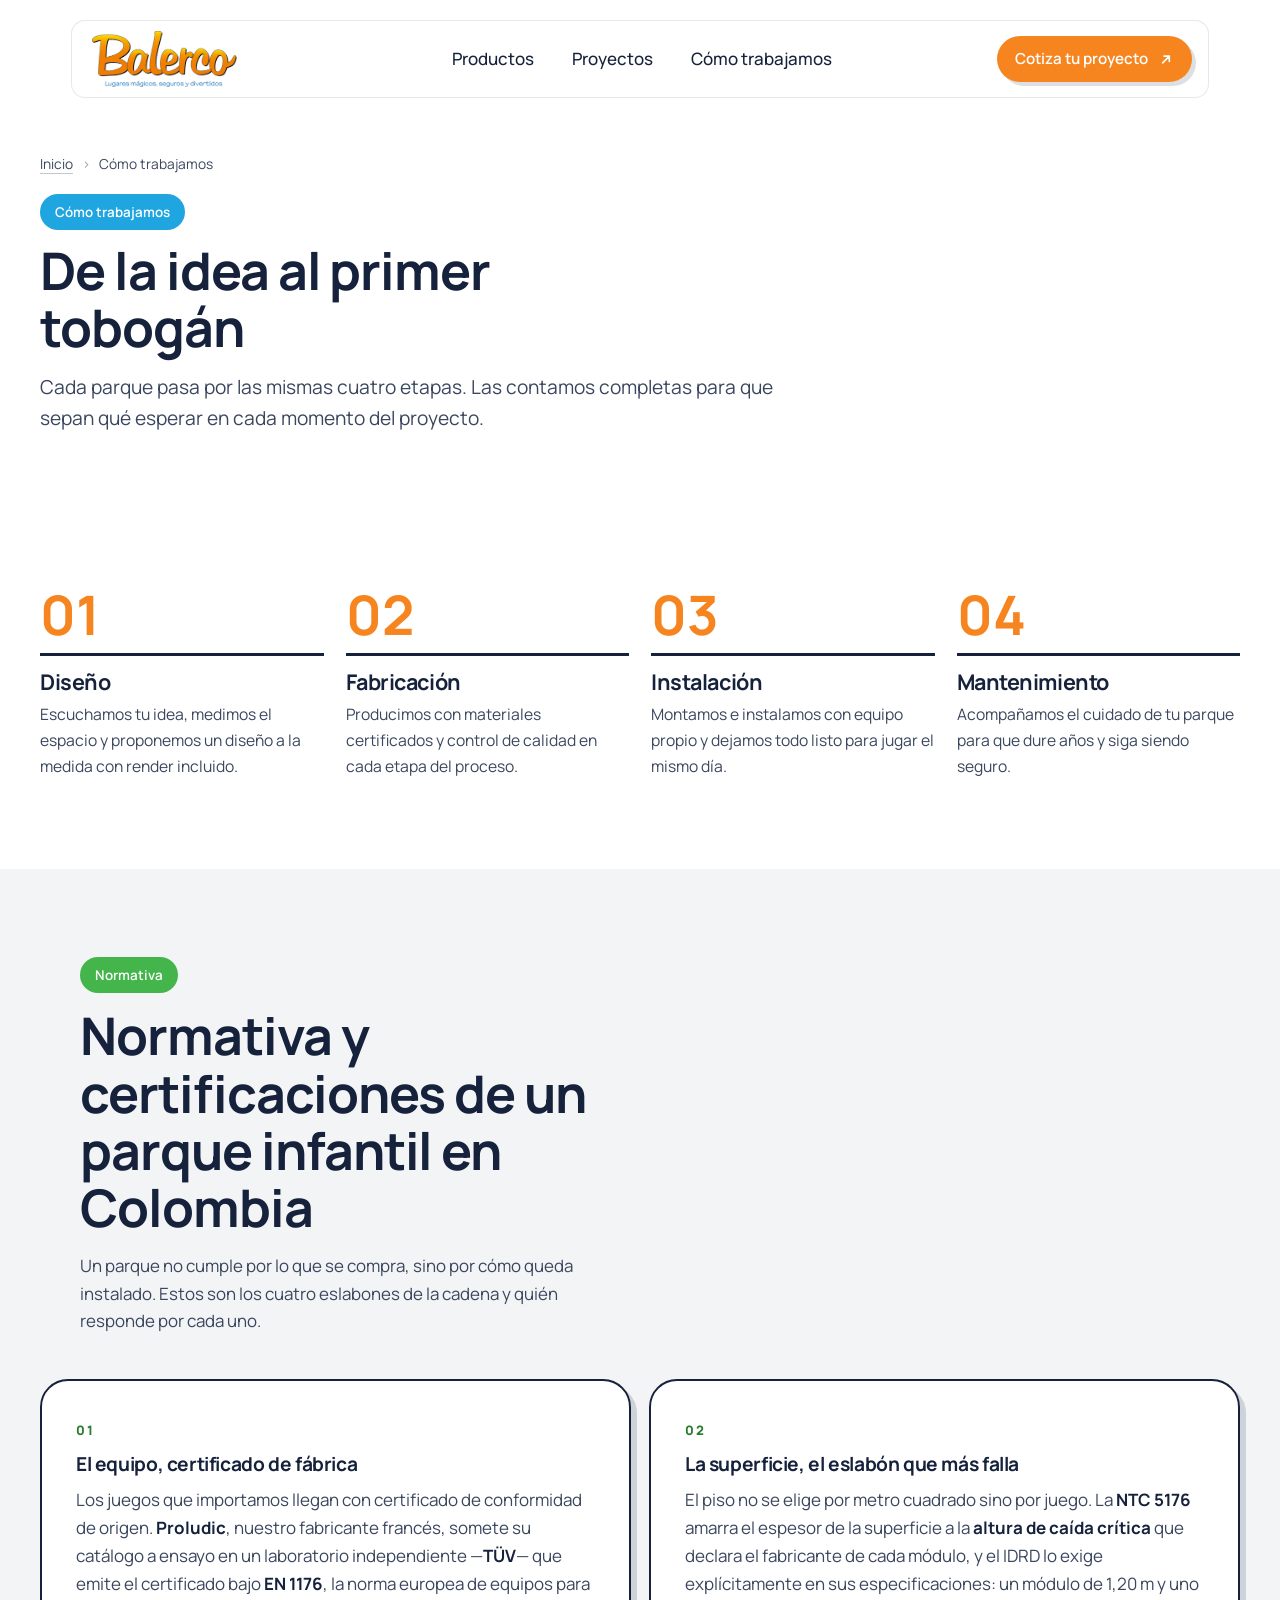
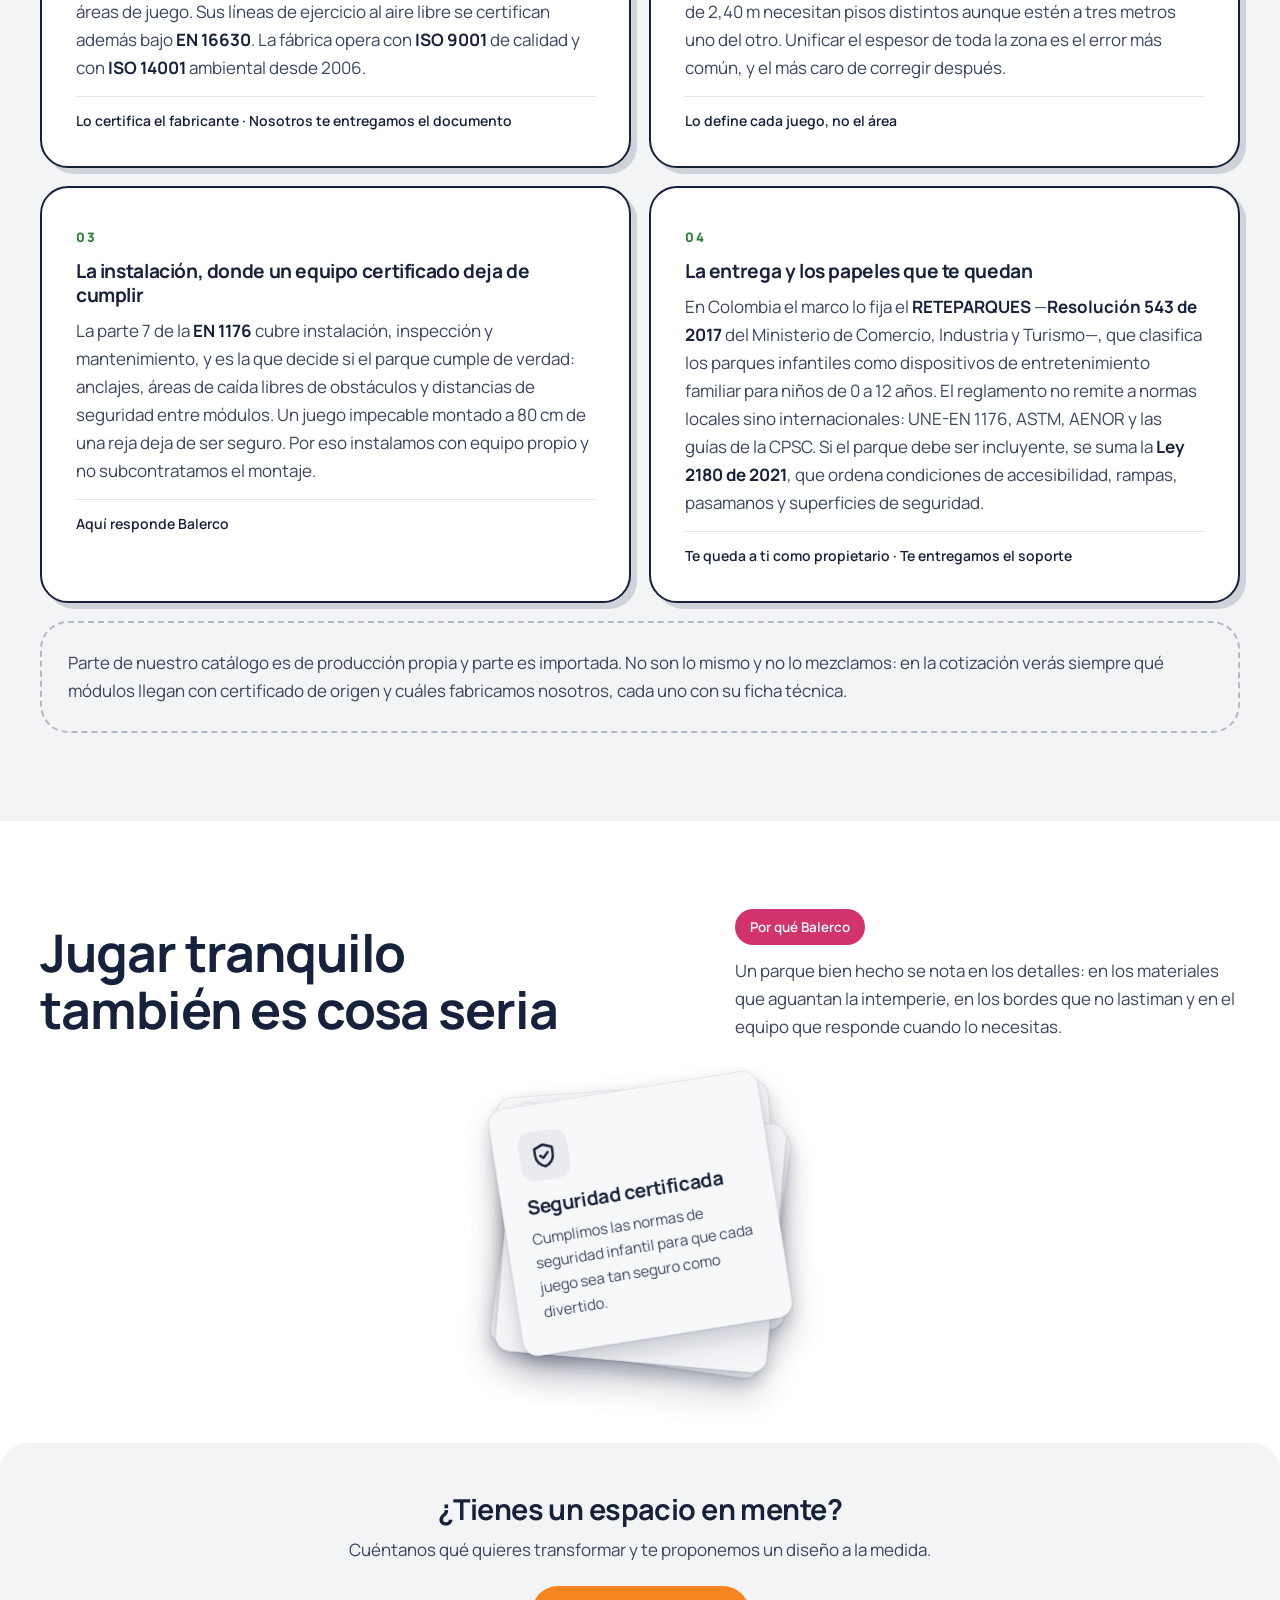
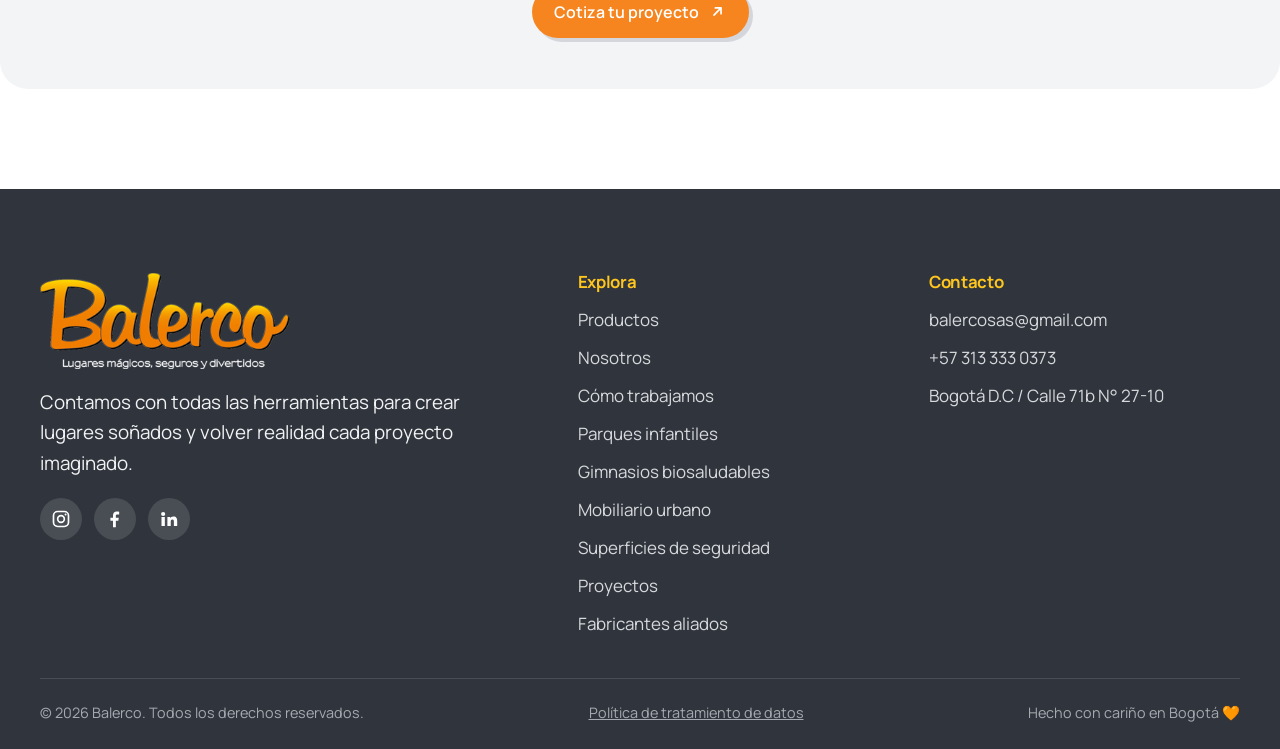
<file: como-trabajamos.html>
<!DOCTYPE html>
<html lang="es">
<head>
  <meta charset="UTF-8" />
  <meta name="viewport" content="width=device-width, initial-scale=1.0" />

  <!-- ============================================================
       SEO — TÍTULO Y DESCRIPCIÓN
       Edita estas líneas con tus palabras clave principales.
       ============================================================ -->
  <title>Cómo trabajamos | Normativa de parques infantiles en Colombia</title>
  <meta name="description" content="Las cuatro etapas de un proyecto Balerco y la normativa que debe cumplir un parque infantil en Colombia: RETEPARQUES, EN 1176, NTC 5176 y Ley 2180. Qué certifica cada parte y quién responde." />
  <meta name="author" content="Balerco" />
  <meta name="robots" content="index, follow" />
  <link rel="canonical" href="https://balerco.co/como-trabajamos.html" />
  <meta name="theme-color" content="#F6851F" />

  <!-- Open Graph / redes sociales -->
  <meta property="og:type" content="article" />
  <meta property="og:site_name" content="Balerco" />
  <meta property="og:locale" content="es_CO" />
  <meta property="og:title" content="Cómo trabajamos | Balerco" />
  <meta property="og:description" content="Diseño, fabricación, instalación y mantenimiento: así nace un parque Balerco." />
  <meta property="og:url" content="https://balerco.co/como-trabajamos.html" />
  <meta property="og:image" content="https://balerco.co/assets/img/og-image.png" />
  <meta property="og:image:width" content="1200" />
  <meta property="og:image:height" content="630" />
  <meta property="og:image:alt" content="Balerco — Creamos lugares mágicos, seguros y divertidos" />
  <meta name="twitter:card" content="summary_large_image" />
  <meta name="twitter:title" content="Balerco | Lugares mágicos, seguros y divertidos" />
  <meta name="twitter:description" content="Parques infantiles, gimnasios biosaludables y mobiliario urbano en Bogotá y toda Colombia." />
  <meta name="twitter:image" content="https://balerco.co/assets/img/og-image.png" />

  <!-- Íconos y manifiesto -->
  <link rel="icon" href="assets/img/favicon.svg" type="image/svg+xml" />
  <link rel="apple-touch-icon" href="assets/img/apple-touch-icon.png" />
  <link rel="manifest" href="site.webmanifest" />

  <!-- Tipografías -->
  <link rel="preconnect" href="https://fonts.googleapis.com" />
  <link rel="preconnect" href="https://fonts.gstatic.com" crossorigin />
  <link href="https://fonts.googleapis.com/css2?family=Manrope:wght@400;500;600;700;800&display=swap" rel="stylesheet" />

  <link rel="stylesheet" href="assets/css/lenis.min.css" />
  <link rel="stylesheet" href="assets/css/styles.css?v=173" />

  <!-- ============================================================
       SEO — DATOS ESTRUCTURADOS (JSON-LD)
       Google usa esto para tu ficha de negocio local.
       Actualiza teléfono, dirección y redes con tus datos reales.
       ============================================================ -->
  <script type="application/ld+json">
  {
    "@context": "https://schema.org",
    "@type": "BreadcrumbList",
    "itemListElement": [
      { "@type": "ListItem", "position": 1, "name": "Inicio", "item": "https://balerco.co/" },
      { "@type": "ListItem", "position": 2, "name": "Cómo trabajamos", "item": "https://balerco.co/como-trabajamos.html" }
    ]
  }
  </script>
</head>

<body>
  <a class="skip-link" href="#main">Saltar al contenido</a>

  <header class="nav" id="top">
    <div class="nav__inner">
      <a class="nav__brand" href="index.html#top" aria-label="Balerco — inicio">
        <img class="brand-logo" src="assets/img/logo.png" width="346" height="133"
             alt="Balerco — Lugares mágicos, seguros y divertidos" />
      </a>

      <nav class="nav__links" aria-label="Navegación principal">
        <a href="index.html#productos">Productos</a>
        <a href="proyectos.html">Proyectos</a>
        <a href="como-trabajamos.html" aria-current="page">Cómo trabajamos</a>
      </nav>

      <a class="btn btn--nav" href="index.html#contacto">
        Cotiza tu proyecto
        <span class="btn__arrow" aria-hidden="true"><svg viewBox="0 0 24 24" width="17" height="17"><path d="M7 17 L17 7 M9 7 h8 v8" stroke="currentColor" stroke-width="2.4" fill="none" stroke-linecap="round" stroke-linejoin="round"/></svg><svg viewBox="0 0 24 24" width="17" height="17"><path d="M7 17 L17 7 M9 7 h8 v8" stroke="currentColor" stroke-width="2.4" fill="none" stroke-linecap="round" stroke-linejoin="round"/></svg></span>
      </a>

      <button class="nav__toggle" aria-label="Abrir menú" aria-expanded="false" aria-controls="mobileMenu">
        <span></span><span></span><span></span>
      </button>
    </div>

    <div class="nav__mobile" id="mobileMenu" hidden>
      <a href="index.html#productos">Productos</a>
      <a href="proyectos.html">Proyectos</a>
      <a href="como-trabajamos.html">Cómo trabajamos</a>
      <a href="index.html#contacto" class="nav__mobile-cta">Cotiza tu proyecto</a>
    </div>
  </header>

  <main id="main">

    <!-- ===================== ENCABEZADO DE PÁGINA ===================== -->
    <section class="pagehead" aria-labelledby="ph-title">
      <div class="pagehead__inner">
        <nav class="migas" aria-label="Ruta">
          <a href="index.html">Inicio</a> <span aria-hidden="true">›</span> <span>Cómo trabajamos</span>
        </nav>
        <span class="tag tag--sky">Cómo trabajamos</span>
        <h1 class="section-title" id="ph-title">De la idea al primer tobogán</h1>
        <p class="pagehead__lead">
          Cada parque pasa por las mismas cuatro etapas. Las contamos completas para
          que sepan qué esperar en cada momento del proyecto.
        </p>
      </div>
    </section>

    <section class="process" aria-labelledby="process-title">
      <ol class="steps">
        <li class="step">
          <span class="step__num">01</span>
          <div class="step__body">
            <h3>Diseño</h3>
            <p>Escuchamos tu idea, medimos el espacio y proponemos un diseño a la
              medida con render incluido.</p>
          </div>
        </li>
        <li class="step">
          <span class="step__num">02</span>
          <div class="step__body">
            <h3>Fabricación</h3>
            <p>Producimos con materiales certificados y control de calidad en cada
              etapa del proceso.</p>
          </div>
        </li>
        <li class="step">
          <span class="step__num">03</span>
          <div class="step__body">
            <h3>Instalación</h3>
            <p>Montamos e instalamos con equipo propio y dejamos todo listo para
              jugar el mismo día.</p>
          </div>
        </li>
        <li class="step">
          <span class="step__num">04</span>
          <div class="step__body">
            <h3>Mantenimiento</h3>
            <p>Acompañamos el cuidado de tu parque para que dure años y siga siendo
              seguro.</p>
          </div>
        </li>
      </ol>
    </section>


    <!-- ===================== NORMATIVA Y CERTIFICACIONES =====================
         Esta sección persigue un grupo de búsquedas muy concreto —«normativa
         parques infantiles colombia», «RETEPARQUES», «certificación juegos
         infantiles», «espesor piso caucho parque»— que casi nadie en el sector
         responde bien y que hace exactamente quien decide la compra: el
         administrador de un conjunto, un colegio o una entidad.

         REGLA AL ESCRIBIR AQUÍ: cada certificado se atribuye a quien lo tiene.
         Los de EN 1176, EN 16630, ISO 9001 e ISO 14001 son de Proludic, no de
         Balerco, y así se dicen. Lo que aporta Balerco es la cadena completa:
         superficie calculada, instalación conforme y papeles entregados. Eso
         es verdad, es verificable y vende más que un «somos certificados». -->
    <section class="norma" id="normativa" aria-labelledby="norma-title">
      <div class="norma__inner">
        <div class="section-head">
          <span class="tag tag--grass">Normativa</span>
          <h2 class="section-title" id="norma-title">Normativa y certificaciones de un parque infantil en Colombia</h2>
          <p class="section-sub">
            Un parque no cumple por lo que se compra, sino por cómo queda
            instalado. Estos son los cuatro eslabones de la cadena y quién
            responde por cada uno.
          </p>
        </div>

        <ol class="norma__cadena">
          <li class="eslabon">
            <span class="eslabon__num" aria-hidden="true">01</span>
            <h3>El equipo, certificado de fábrica</h3>
            <p>
              Los juegos que importamos llegan con certificado de conformidad de
              origen. <strong>Proludic</strong>, nuestro fabricante francés, somete su
              catálogo a ensayo en un laboratorio independiente —<strong>TÜV</strong>—
              que emite el certificado bajo <strong>EN 1176</strong>, la norma europea
              de equipos para áreas de juego. Sus líneas de ejercicio al aire libre se
              certifican además bajo <strong>EN 16630</strong>. La fábrica opera con
              <strong>ISO 9001</strong> de calidad y con <strong>ISO 14001</strong>
              ambiental desde 2006.
            </p>
            <p class="eslabon__quien">Lo certifica el fabricante · Nosotros te entregamos el documento</p>
          </li>

          <li class="eslabon">
            <span class="eslabon__num" aria-hidden="true">02</span>
            <h3>La superficie, el eslabón que más falla</h3>
            <p>
              El piso no se elige por metro cuadrado sino por juego. La
              <strong>NTC 5176</strong> amarra el espesor de la superficie a la
              <strong>altura de caída crítica</strong> que declara el fabricante de
              cada módulo, y el IDRD lo exige explícitamente en sus
              especificaciones: un módulo de 1,20 m y uno de 2,40 m necesitan
              pisos distintos aunque estén a tres metros uno del otro. Unificar
              el espesor de toda la zona es el error más común, y el más caro de
              corregir después.
            </p>
            <p class="eslabon__quien">Lo define cada juego, no el área</p>
          </li>

          <li class="eslabon">
            <span class="eslabon__num" aria-hidden="true">03</span>
            <h3>La instalación, donde un equipo certificado deja de cumplir</h3>
            <p>
              La parte 7 de la <strong>EN 1176</strong> cubre instalación,
              inspección y mantenimiento, y es la que decide si el parque cumple
              de verdad: anclajes, áreas de caída libres de obstáculos y
              distancias de seguridad entre módulos. Un juego impecable montado
              a 80 cm de una reja deja de ser seguro. Por eso instalamos con
              equipo propio y no subcontratamos el montaje.
            </p>
            <p class="eslabon__quien">Aquí responde Balerco</p>
          </li>

          <li class="eslabon">
            <span class="eslabon__num" aria-hidden="true">04</span>
            <h3>La entrega y los papeles que te quedan</h3>
            <p>
              En Colombia el marco lo fija el <strong>RETEPARQUES</strong>
              —<strong>Resolución 543 de 2017</strong> del Ministerio de Comercio,
              Industria y Turismo—, que clasifica los parques infantiles como
              dispositivos de entretenimiento familiar para niños de 0 a 12 años.
              El reglamento no remite a normas locales sino internacionales:
              UNE-EN 1176, ASTM, AENOR y las guías de la CPSC. Si el parque debe
              ser incluyente, se suma la <strong>Ley 2180 de 2021</strong>, que
              ordena condiciones de accesibilidad, rampas, pasamanos y
              superficies de seguridad.
            </p>
            <p class="eslabon__quien">Te queda a ti como propietario · Te entregamos el soporte</p>
          </li>
        </ol>

        <p class="norma__nota">
          Parte de nuestro catálogo es de producción propia y parte es importada.
          No son lo mismo y no lo mezclamos: en la cotización verás siempre qué
          módulos llegan con certificado de origen y cuáles fabricamos nosotros,
          cada uno con su ficha técnica.
        </p>
      </div>
    </section>

    <!-- ===================== CIERRE ===================== -->
    <!-- ===================== POR QUÉ BALERCO ===================== -->
    <section class="why" aria-labelledby="why-title">
      <div class="why__track">
        <div class="why__stage">
      <div class="section-head products__head why__head">
        <span class="tag tag--berry">Por qué Balerco</span>
        <h2 class="section-title" id="why-title">Jugar tranquilo también es cosa seria</h2>
        <p class="section-sub">
          Un parque bien hecho se nota en los detalles: en los materiales que
          aguantan la intemperie, en los bordes que no lastiman y en el equipo que
          responde cuando lo necesitas.
        </p>
      </div>
      <div class="why__grid">
        <article class="value">
          <div class="value__icon" aria-hidden="true">
            <svg viewBox="0 0 24 24" width="30" height="30" fill="none" stroke="currentColor" stroke-width="2" stroke-linecap="round" stroke-linejoin="round" aria-hidden="true"><path d="M12 3l7.5 3v5.2c0 4.8-3.2 8.6-7.5 10.3-4.3-1.7-7.5-5.5-7.5-10.3V6z"/><path d="m8.8 12 2.3 2.3 4.4-4.5"/></svg>
          </div>
          <h3>Seguridad certificada</h3>
          <p>Cumplimos las normas de seguridad infantil para que cada juego sea
            tan seguro como divertido.</p>
        </article>
        <article class="value">
          <div class="value__icon" aria-hidden="true">
            <svg viewBox="0 0 24 24" width="30" height="30" fill="none" stroke="currentColor" stroke-width="2" stroke-linecap="round" stroke-linejoin="round" aria-hidden="true"><path d="M4 20h4.2L20.2 8a2.9 2.9 0 1 0-4.1-4.1L4 15.9z"/><path d="m14.6 5.4 4.1 4.1"/><path d="M4 20l.9-3.2"/></svg>
          </div>
          <h3>Diseño a tu medida</h3>
          <p>Adaptamos cada proyecto al espacio, la edad y la identidad de tu
            comunidad. Nada de moldes repetidos.</p>
        </article>
        <article class="value">
          <div class="value__icon" aria-hidden="true">
            <svg viewBox="0 0 24 24" width="30" height="30" fill="none" stroke="currentColor" stroke-width="2" stroke-linecap="round" stroke-linejoin="round" aria-hidden="true"><circle cx="12" cy="12" r="8.8"/><path d="M3.2 12h17.6"/><path d="M12 3.2c2.5 2.6 2.5 15.2 0 17.6M12 3.2c-2.5 2.6-2.5 15.2 0 17.6"/></svg>
          </div>
          <h3>Calidad internacional</h3>
          <p>Trabajamos con una red de proveedores globales y materiales de larga
            duración pensados para la intemperie.</p>
        </article>
        <article class="value">
          <div class="value__icon" aria-hidden="true">
            <svg viewBox="0 0 24 24" width="30" height="30" fill="none" stroke="currentColor" stroke-width="2" stroke-linecap="round" stroke-linejoin="round" aria-hidden="true"><circle cx="9.2" cy="8" r="3.3"/><path d="M2.8 20.2c0-3.5 2.9-6.4 6.4-6.4s6.4 2.9 6.4 6.4"/><path d="M16.4 5.2a3.3 3.3 0 0 1 0 5.9M21.2 19.4c0-2.6-1.2-4.9-3-6.2"/></svg>
          </div>
          <h3>Acompañamiento total</h3>
          <p>Te guiamos desde la primera idea hasta la instalación y el
            mantenimiento. Un solo aliado para todo.</p>
        </article>
      </div>
        </div>
      </div>
    </section>

    <section class="pagecta">
      <div class="pagecta__inner">
        <h2>¿Tienes un espacio en mente?</h2>
        <p>Cuéntanos qué quieres transformar y te proponemos un diseño a la medida.</p>
        <a class="btn btn--primary" href="index.html#contacto">
          Cotiza tu proyecto
          <span class="btn__arrow" aria-hidden="true"><svg viewBox="0 0 24 24" width="17" height="17"><path d="M7 17 L17 7 M9 7 h8 v8" stroke="currentColor" stroke-width="2.4" fill="none" stroke-linecap="round" stroke-linejoin="round"/></svg><svg viewBox="0 0 24 24" width="17" height="17"><path d="M7 17 L17 7 M9 7 h8 v8" stroke="currentColor" stroke-width="2.4" fill="none" stroke-linecap="round" stroke-linejoin="round"/></svg></span>
        </a>
      </div>
    </section>

  </main>

  <footer class="footer">
    <div class="footer__inner">
      <div class="footer__brand">
        <img class="brand-logo brand-logo--footer" src="assets/img/logo-footer.png" width="346" height="133"
             alt="Balerco — Lugares mágicos, seguros y divertidos" />
        <p class="footer__pitch">
          Contamos con todas las herramientas para crear lugares soñados y volver
          realidad cada proyecto imaginado.
        </p>
        <div class="footer__social" aria-label="Redes sociales">
          <a href="https://www.instagram.com/balerco_lugaresmagicos/" target="_blank" rel="noopener" aria-label="Instagram">
            <svg viewBox="0 0 24 24" width="20" height="20" fill="none" stroke="currentColor" stroke-width="2"><rect x="3" y="3" width="18" height="18" rx="5"/><circle cx="12" cy="12" r="4"/><circle cx="17.5" cy="6.5" r="1.2" fill="currentColor" stroke="none"/></svg>
          </a>
          <a href="https://www.facebook.com/p/Balerco-SAS-61558628185454/" target="_blank" rel="noopener" aria-label="Facebook">
            <svg viewBox="0 0 24 24" width="20" height="20" fill="currentColor"><path d="M13 22v-8h3l.5-3.5H13V8.2c0-1 .3-1.7 1.8-1.7H17V3.3C16.6 3.2 15.4 3 14.1 3 11.4 3 9.6 4.6 9.6 7.6v2.9H6.5V14h3.1v8H13z"/></svg>
          </a>
          <a href="https://www.linkedin.com/company/balerco-sas" target="_blank" rel="noopener" aria-label="LinkedIn">
            <svg viewBox="0 0 24 24" width="20" height="20" fill="currentColor"><path d="M4.98 3.5a2.5 2.5 0 1 1 0 5 2.5 2.5 0 0 1 0-5zM3 9.5h4v11H3v-11zm6.5 0h3.8v1.5h.05c.53-.95 1.82-1.95 3.75-1.95 4 0 4.75 2.5 4.75 5.75v5.7h-4v-5.05c0-1.2-.02-2.75-1.75-2.75-1.75 0-2.02 1.3-2.02 2.66v5.14h-4v-11z"/></svg>
          </a>
        </div>
      </div>

      <nav class="footer__col" aria-label="Enlaces">
        <h2>Explora</h2>
        <a href="index.html#productos">Productos</a>
        <a href="index.html#nosotros">Nosotros</a>
        <a href="como-trabajamos.html">Cómo trabajamos</a>
        <a href="parques-infantiles.html">Parques infantiles</a>
        <a href="gimnasios-biosaludables.html">Gimnasios biosaludables</a>
        <a href="mobiliario-urbano.html">Mobiliario urbano</a>
        <a href="superficies-de-seguridad.html">Superficies de seguridad</a>
        <a href="proyectos.html">Proyectos</a>
        <a href="marcas.html">Fabricantes aliados</a>
      </nav>

      <div class="footer__col">
        <h2>Contacto</h2>
        <a href="mailto:balercosas@gmail.com">balercosas@gmail.com</a>
        <a href="tel:+573133330373">+57 313 333 0373</a>
        <span>Bogotá D.C / Calle 71b N° 27-10</span>
      </div>
    </div>

    <div class="footer__bar">
      <span>© <span id="year"></span> Balerco. Todos los derechos reservados.</span>
      <a href="politica-de-datos.html">Política de tratamiento de datos</a>
      <span>Hecho con cariño en Bogotá 🧡</span>
    </div>
  </footer>

  <script src="assets/js/lenis.min.js" defer></script>
  <script src="assets/js/main.js?v=49" defer></script>
</body>
</html>
</file>
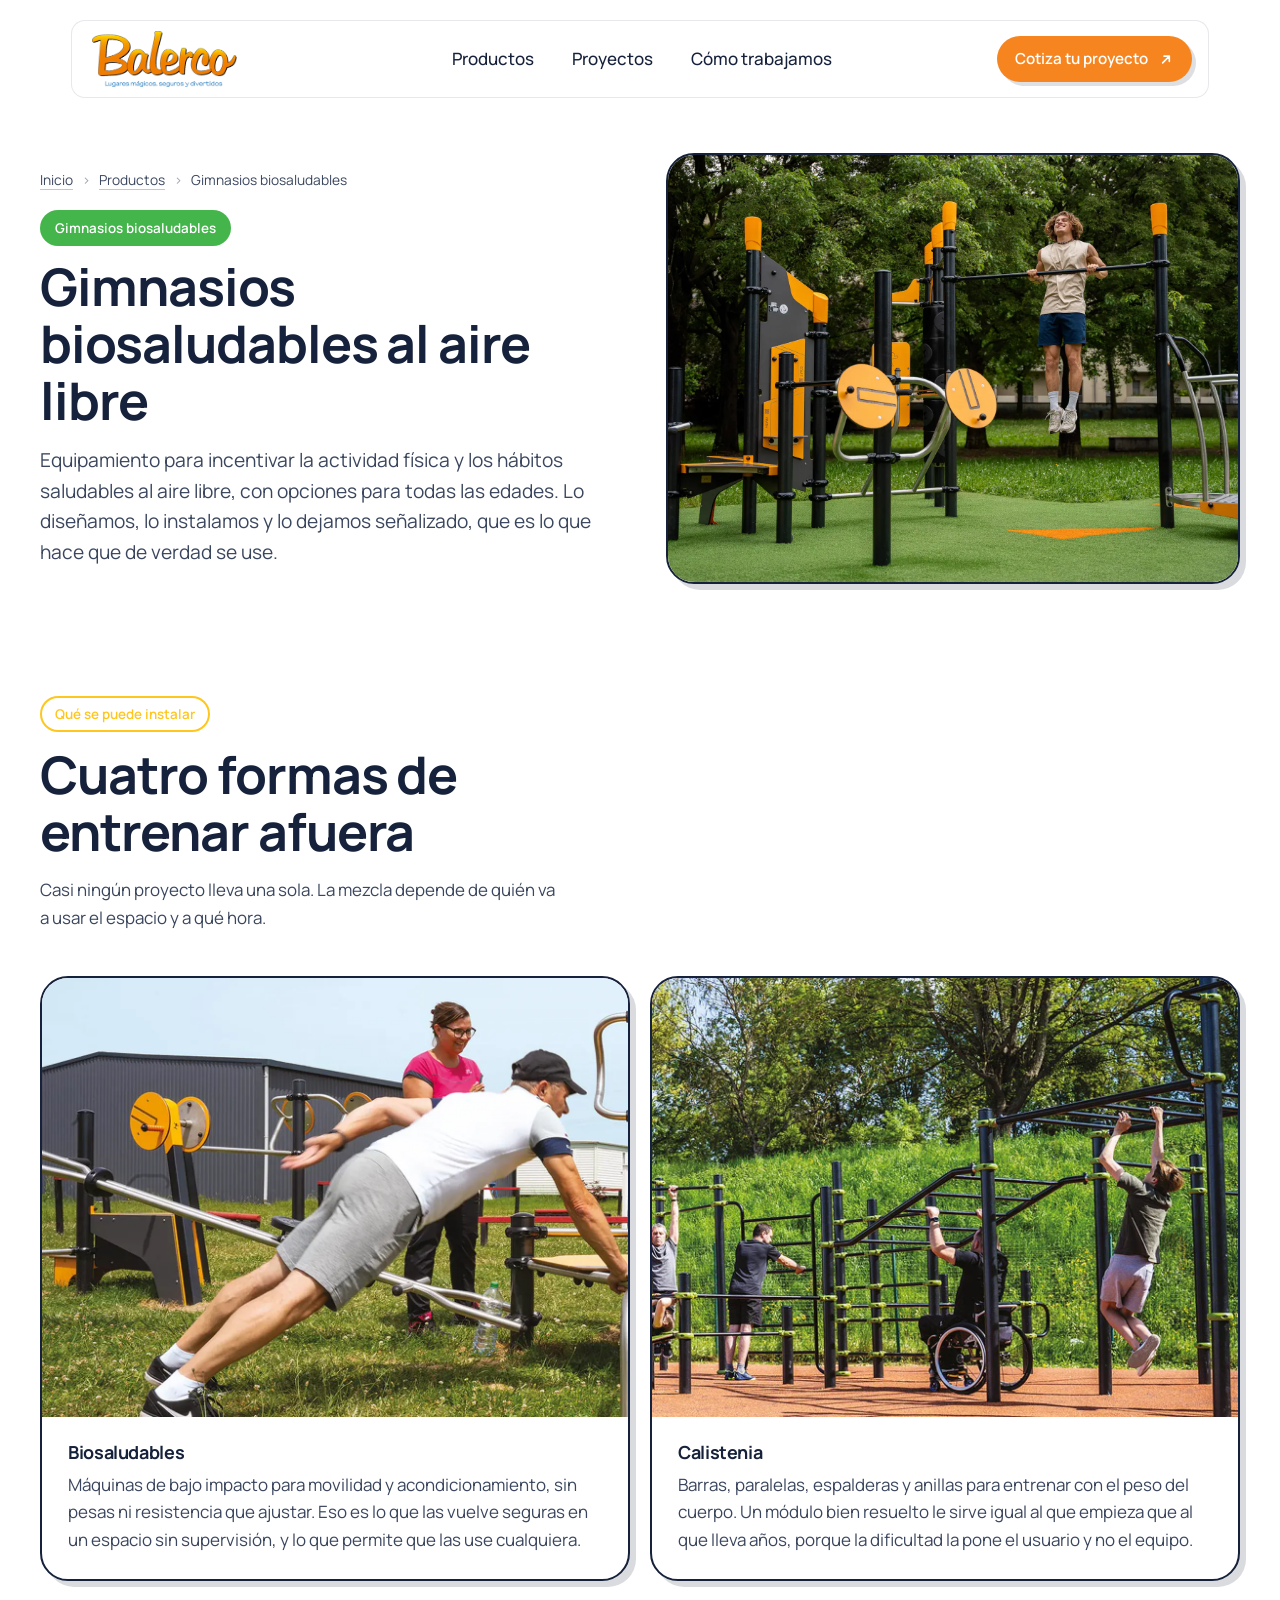
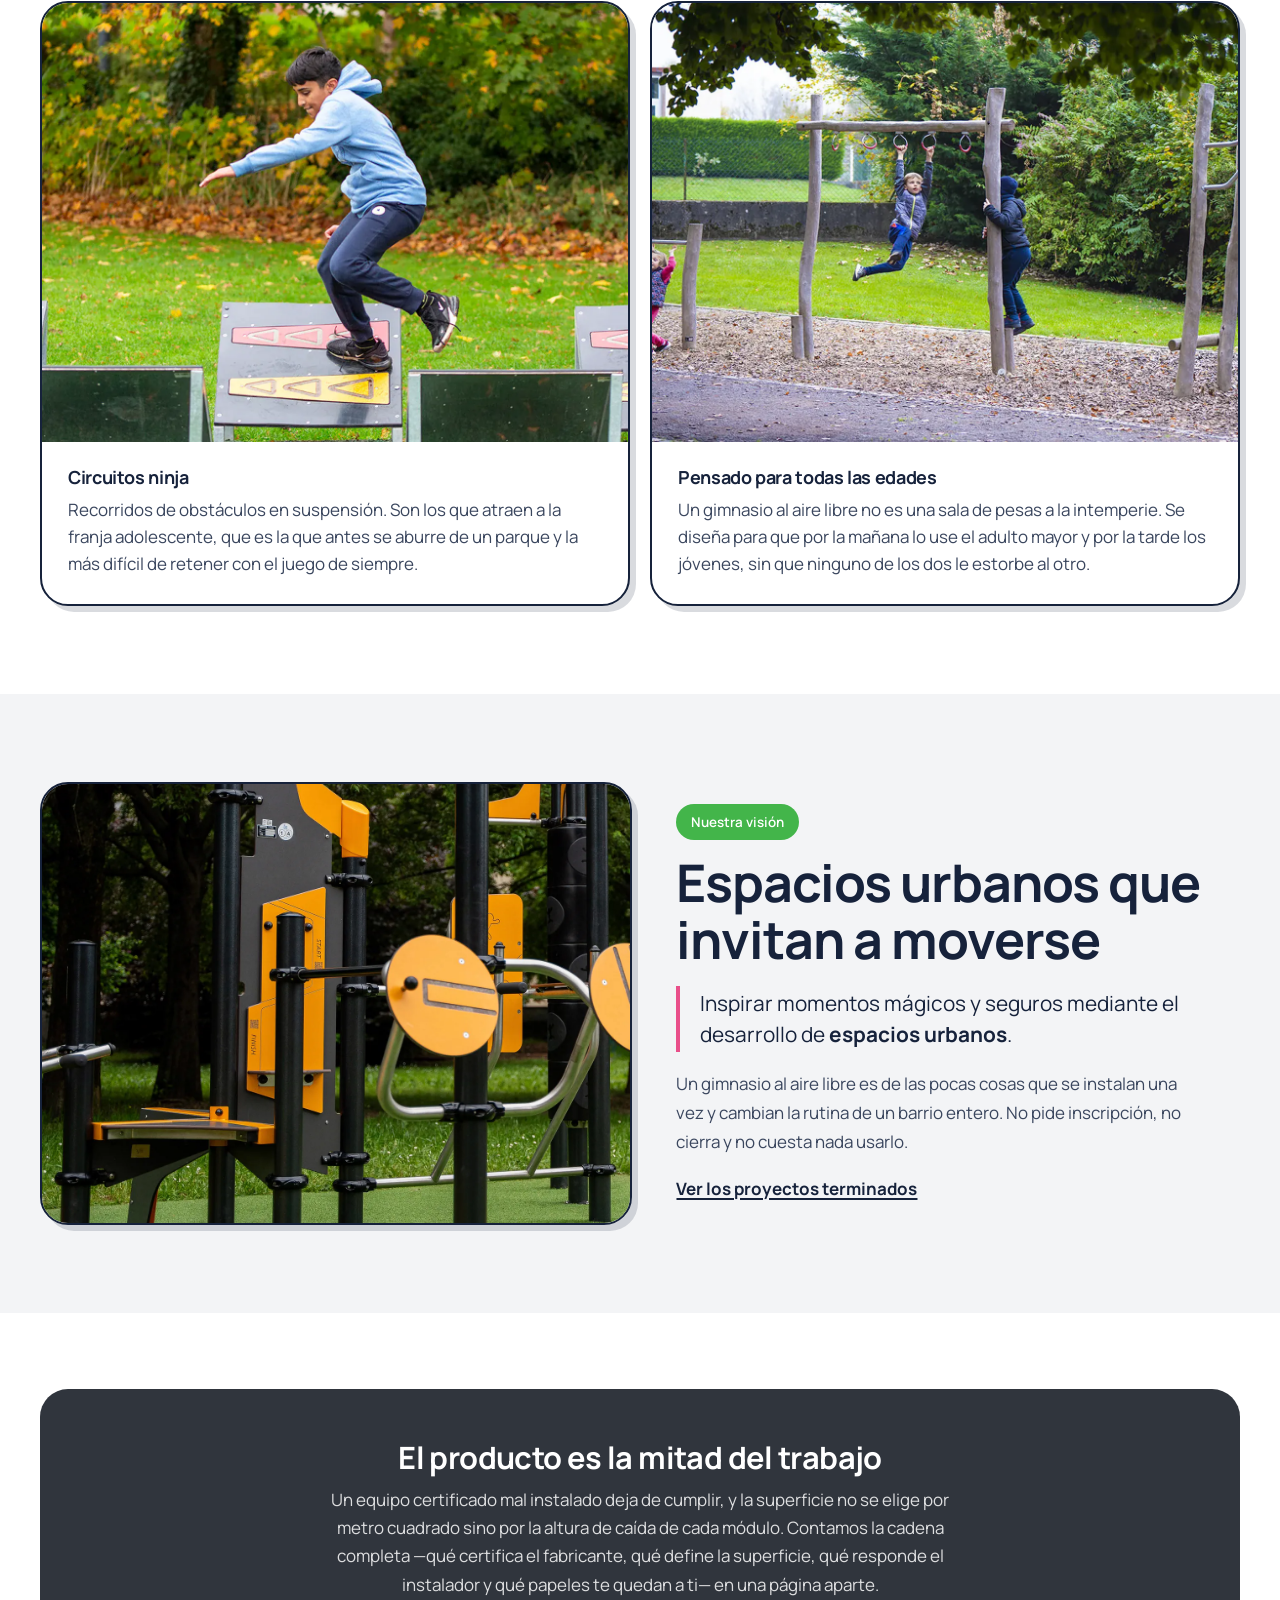
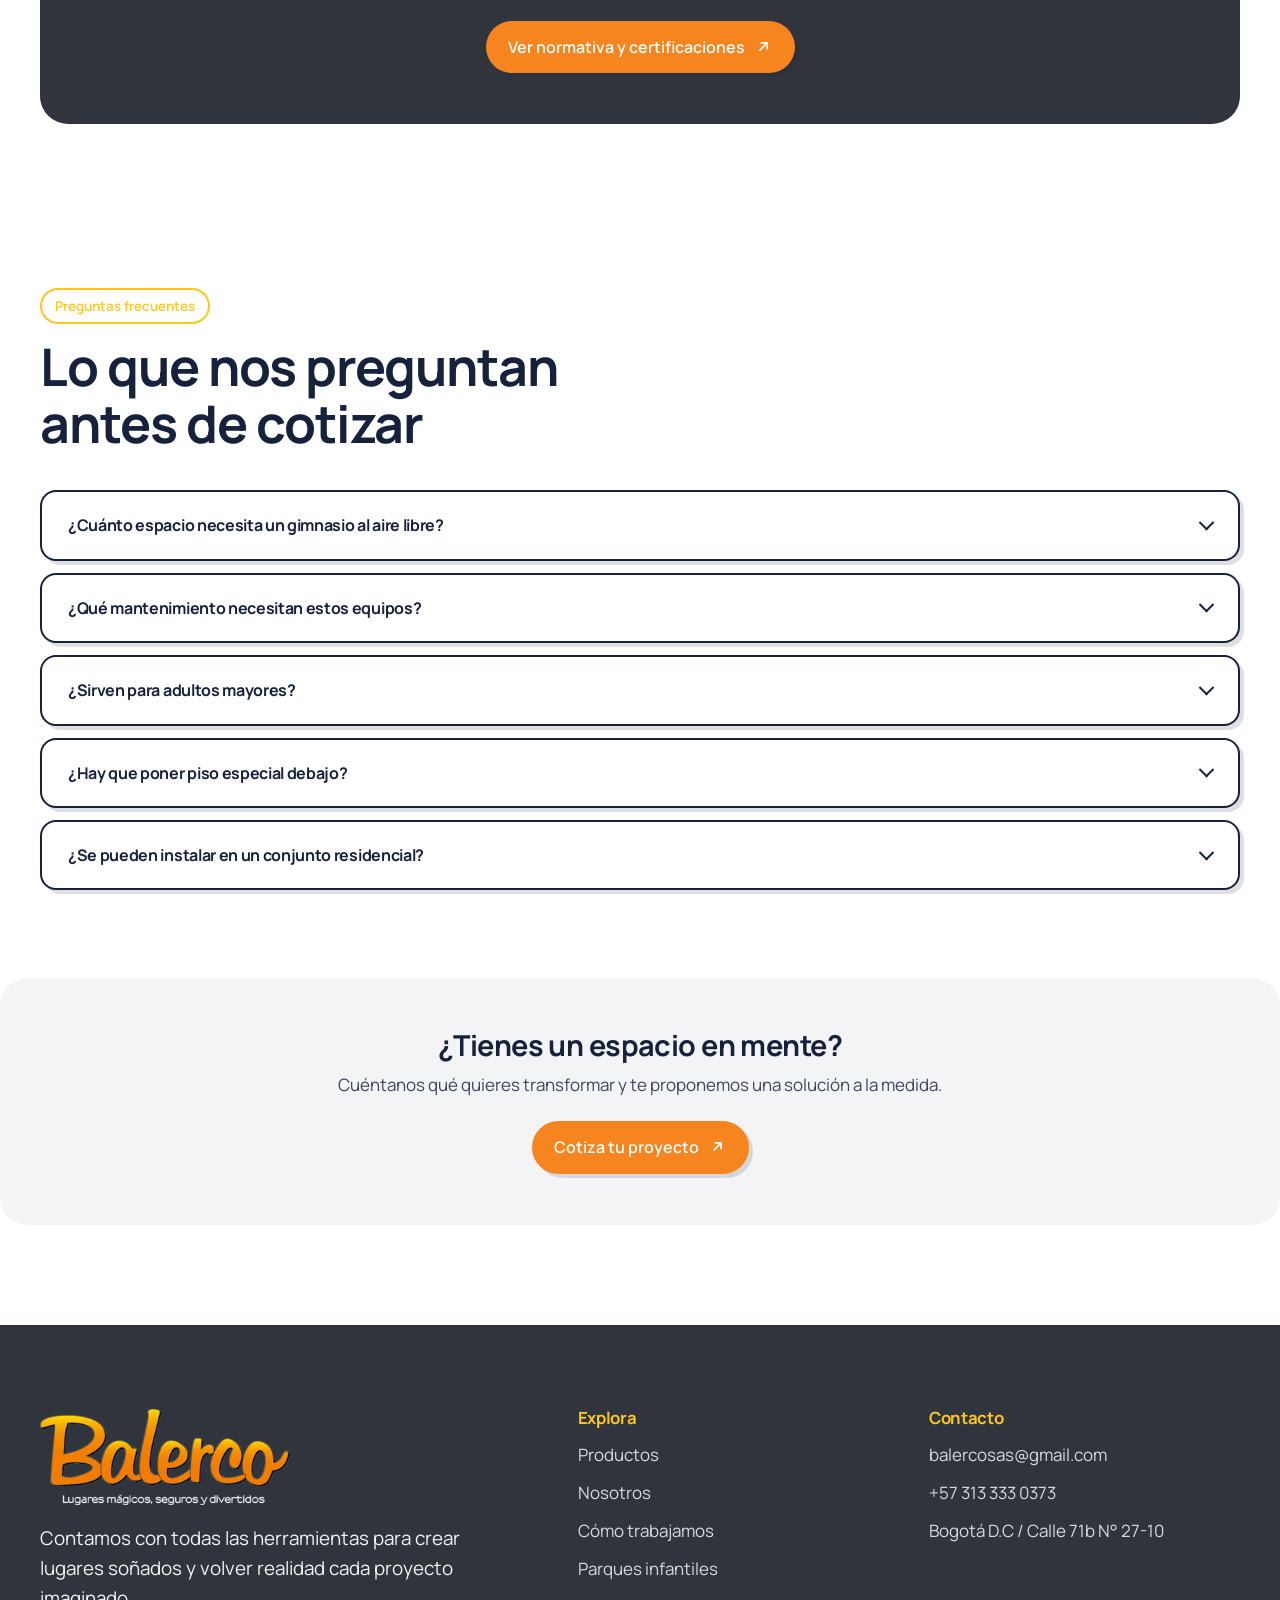
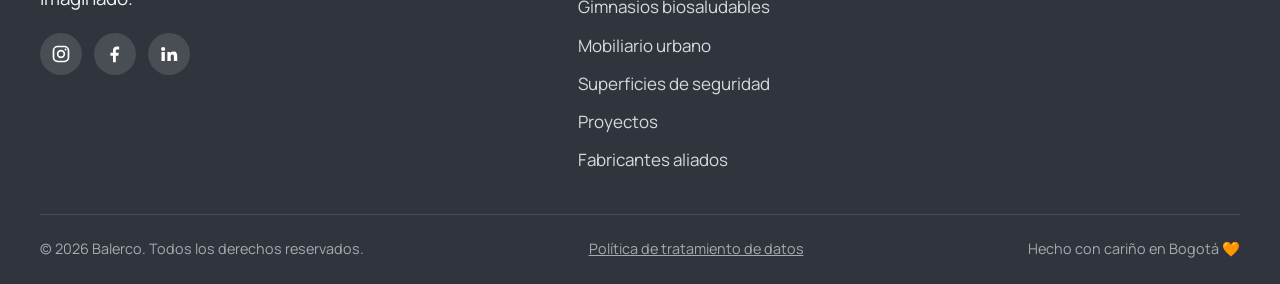
<file: gimnasios-biosaludables.html>
<!DOCTYPE html>
<html lang="es">
<head>
  <meta charset="UTF-8" />
  <meta name="viewport" content="width=device-width, initial-scale=1.0" />

  <!-- ============================================================
       SEO — TÍTULO Y DESCRIPCIÓN
       Edita estas líneas con tus palabras clave principales.
       ============================================================ -->
  <title>Gimnasios biosaludables y calistenia en Bogotá | Balerco</title>
  <meta name="description" content="Gimnasios al aire libre, calistenia y circuitos ninja para parques, conjuntos residenciales y colegios. Diseño, fabricación e instalación en Bogotá y toda Colombia." />
  <meta name="author" content="Balerco" />
  <meta name="robots" content="index, follow" />
  <link rel="canonical" href="https://balerco.co/gimnasios-biosaludables.html" />
  <meta name="theme-color" content="#F6851F" />

  <!-- Open Graph / redes sociales -->
  <meta property="og:type" content="article" />
  <meta property="og:site_name" content="Balerco" />
  <meta property="og:locale" content="es_CO" />
  <meta property="og:title" content="Gimnasios biosaludables al aire libre | Balerco" />
  <meta property="og:description" content="Biosaludables, calistenia y circuitos ninja. Diseño, fabricación e instalación en Bogotá y toda Colombia." />
  <meta property="og:url" content="https://balerco.co/gimnasios-biosaludables.html" />
  <meta property="og:image" content="https://balerco.co/assets/img/og-image.png" />
  <meta property="og:image:width" content="1200" />
  <meta property="og:image:height" content="630" />
  <meta property="og:image:alt" content="Balerco — Creamos lugares mágicos, seguros y divertidos" />
  <meta name="twitter:card" content="summary_large_image" />
  <meta name="twitter:title" content="Balerco | Lugares mágicos, seguros y divertidos" />
  <meta name="twitter:description" content="Parques infantiles, gimnasios biosaludables y mobiliario urbano en Bogotá y toda Colombia." />
  <meta name="twitter:image" content="https://balerco.co/assets/img/og-image.png" />

  <!-- Íconos y manifiesto -->
  <link rel="icon" href="assets/img/favicon.svg" type="image/svg+xml" />
  <link rel="apple-touch-icon" href="assets/img/apple-touch-icon.png" />
  <link rel="manifest" href="site.webmanifest" />

  <!-- Tipografías -->
  <link rel="preconnect" href="https://fonts.googleapis.com" />
  <link rel="preconnect" href="https://fonts.gstatic.com" crossorigin />
  <link href="https://fonts.googleapis.com/css2?family=Manrope:wght@400;500;600;700;800&display=swap" rel="stylesheet" />

  <link rel="stylesheet" href="assets/css/lenis.min.css" />
  <link rel="stylesheet" href="assets/css/styles.css?v=173" />

  <!-- ============================================================
       SEO — DATOS ESTRUCTURADOS (JSON-LD)
       Google usa esto para tu ficha de negocio local.
       Actualiza teléfono, dirección y redes con tus datos reales.
       ============================================================ -->
  <script type="application/ld+json">
{
  "@context": "https://schema.org",
  "@graph": [
    {
      "@type": "BreadcrumbList",
      "itemListElement": [
        {
          "@type": "ListItem",
          "position": 1,
          "name": "Inicio",
          "item": "https://balerco.co/"
        },
        {
          "@type": "ListItem",
          "position": 2,
          "name": "Productos",
          "item": "https://balerco.co/#productos"
        },
        {
          "@type": "ListItem",
          "position": 3,
          "name": "Gimnasios biosaludables",
          "item": "https://balerco.co/gimnasios-biosaludables.html"
        }
      ]
    },
    {
      "@type": "Service",
      "name": "Gimnasios biosaludables",
      "serviceType": "Diseño, fabricación e instalación de gimnasios biosaludables",
      "provider": {
        "@type": "LocalBusiness",
        "name": "Balerco",
        "url": "https://balerco.co/"
      },
      "areaServed": {
        "@type": "Country",
        "name": "Colombia"
      },
      "url": "https://balerco.co/gimnasios-biosaludables.html",
      "hasOfferCatalog": {
        "@type": "OfferCatalog",
        "name": "Líneas de gimnasios biosaludables",
        "itemListElement": [
          {
            "@type": "Offer",
            "itemOffered": {
              "@type": "Service",
              "name": "Biosaludables"
            }
          },
          {
            "@type": "Offer",
            "itemOffered": {
              "@type": "Service",
              "name": "Calistenia"
            }
          },
          {
            "@type": "Offer",
            "itemOffered": {
              "@type": "Service",
              "name": "Circuitos ninja"
            }
          },
          {
            "@type": "Offer",
            "itemOffered": {
              "@type": "Service",
              "name": "Pensado para todas las edades"
            }
          }
        ]
      }
    },
    {
      "@type": "FAQPage",
      "mainEntity": [
        {
          "@type": "Question",
          "name": "¿Cuánto espacio necesita un gimnasio al aire libre?",
          "acceptedAnswer": {
            "@type": "Answer",
            "text": "Menos del que se cree, pero cada equipo tiene su área de uso, que es el espacio que necesita la persona para moverse sin golpear a nadie ni golpearse. Esa área la fija la ficha técnica del equipo. Con las medidas del espacio te decimos cuántos módulos caben de verdad."
          }
        },
        {
          "@type": "Question",
          "name": "¿Qué mantenimiento necesitan estos equipos?",
          "acceptedAnswer": {
            "@type": "Answer",
            "text": "Revisión periódica de anclajes, uniones y partes móviles, y retoque de pintura según la exposición. El mantenimiento es más barato que en un parque infantil porque hay menos piezas móviles, pero no es cero: un equipo con una unión floja deja de ser seguro."
          }
        },
        {
          "@type": "Question",
          "name": "¿Sirven para adultos mayores?",
          "acceptedAnswer": {
            "@type": "Answer",
            "text": "Los biosaludables se diseñan precisamente para eso: movilidad articular, equilibrio y bajo impacto, sin cargas que ajustar. Entre semana suelen ser los equipos más usados del parque, y conviene ubicarlos cerca de bancas y de sombra."
          }
        },
        {
          "@type": "Question",
          "name": "¿Hay que poner piso especial debajo?",
          "acceptedAnswer": {
            "@type": "Answer",
            "text": "Depende del equipo. Los que implican altura o suspensión —calistenia y circuitos ninja— necesitan superficie amortiguante; los biosaludables de bajo impacto no siempre. Lo revisamos equipo por equipo antes de cotizar el piso."
          }
        },
        {
          "@type": "Question",
          "name": "¿Se pueden instalar en un conjunto residencial?",
          "acceptedAnswer": {
            "@type": "Answer",
            "text": "Sí, y es una de las instalaciones que mejor recibe la copropiedad porque la usan todas las edades y ocupa poco. También trabajamos con colegios, alcaldías, cajas de compensación y constructoras."
          }
        }
      ]
    }
  ]
}
  </script>
</head>

<body>
  <a class="skip-link" href="#main">Saltar al contenido</a>

  <header class="nav" id="top">
    <div class="nav__inner">
      <a class="nav__brand" href="index.html#top" aria-label="Balerco — inicio">
        <img class="brand-logo" src="assets/img/logo.png" width="346" height="133"
             alt="Balerco — Lugares mágicos, seguros y divertidos" />
      </a>

      <nav class="nav__links" aria-label="Navegación principal">
        <a href="index.html#productos">Productos</a>
        <a href="proyectos.html">Proyectos</a>
        <a href="como-trabajamos.html" aria-current="page">Cómo trabajamos</a>
      </nav>

      <a class="btn btn--nav" href="index.html#contacto">
        Cotiza tu proyecto
        <span class="btn__arrow" aria-hidden="true"><svg viewBox="0 0 24 24" width="17" height="17"><path d="M7 17 L17 7 M9 7 h8 v8" stroke="currentColor" stroke-width="2.4" fill="none" stroke-linecap="round" stroke-linejoin="round"/></svg><svg viewBox="0 0 24 24" width="17" height="17"><path d="M7 17 L17 7 M9 7 h8 v8" stroke="currentColor" stroke-width="2.4" fill="none" stroke-linecap="round" stroke-linejoin="round"/></svg></span>
      </a>

      <button class="nav__toggle" aria-label="Abrir menú" aria-expanded="false" aria-controls="mobileMenu">
        <span></span><span></span><span></span>
      </button>
    </div>

    <div class="nav__mobile" id="mobileMenu" hidden>
      <a href="index.html#productos">Productos</a>
      <a href="proyectos.html">Proyectos</a>
      <a href="como-trabajamos.html">Cómo trabajamos</a>
      <a href="index.html#contacto" class="nav__mobile-cta">Cotiza tu proyecto</a>
    </div>
  </header>

  <main id="main">

    <!-- ===================== ENCABEZADO DE PÁGINA ===================== -->
    <section class="pagehead" aria-labelledby="ph-title">
      <div class="pagehead__inner pagehead__inner--producto">
        <div class="pagehead__texto">
        <nav class="migas" aria-label="Ruta">
          <a href="index.html">Inicio</a> <span aria-hidden="true">›</span>
          <a href="index.html#productos">Productos</a> <span aria-hidden="true">›</span>
          <span>Gimnasios biosaludables</span>
        </nav>
        <span class="tag tag--grass">Gimnasios biosaludables</span>
        <h1 class="section-title" id="ph-title">Gimnasios biosaludables al aire libre</h1>
        <p class="pagehead__lead">
          Equipamiento para incentivar la actividad física y los hábitos saludables al aire libre, con opciones para todas las edades. Lo diseñamos, lo instalamos y lo dejamos señalizado, que es lo que hace que de verdad se use.
        </p>
        </div>
        <div class="pagehead__foto">
          <img src="assets/img/productos/gimnasio-aire-libre-calistenia-ancho.webp"
               alt="Joven haciendo dominadas en una barra de un gimnasio al aire libre con módulos negros y amarillos"
               width="1600" height="1200" fetchpriority="high" decoding="async" />
        </div>
      </div>
    </section>

    <!-- ===================== LÍNEAS =====================
         Las fotos son de Proludic, el fabricante al que Balerco representa
         en Colombia: son sus equipos, así que son las imágenes correctas.
         Cuatro tarjetas a dos columnas, no tres: con cuatro, una rejilla de
         tres deja un hueco en la segunda fila. -->
    <section class="tipos" aria-labelledby="tipos-title">
      <div class="tipos__inner">
        <div class="section-head">
          <span class="tag tag--outline">Qué se puede instalar</span>
          <h2 class="section-title" id="tipos-title">Cuatro formas de entrenar afuera</h2>
          <p class="section-sub">Casi ningún proyecto lleva una sola. La mezcla depende de quién va a usar el espacio y a qué hora.</p>
        </div>

        <div class="tipos__grid tipos__grid--dos">
          <article class="tipo">
            <img src="assets/img/gimnasio/biosaludables.webp" alt="Personas ejercitándose en máquinas biosaludables al aire libre sobre césped" loading="lazy" width="1200" height="900" />
            <div class="tipo__body">
              <h3>Biosaludables</h3>
              <p>Máquinas de bajo impacto para movilidad y acondicionamiento, sin pesas ni resistencia que ajustar. Eso es lo que las vuelve seguras en un espacio sin supervisión, y lo que permite que las use cualquiera.</p>
            </div>
          </article>

          <article class="tipo">
            <img src="assets/img/gimnasio/calistenia.webp" alt="Varias personas entrenando con el peso del cuerpo en barras de calistenia, una de ellas en silla de ruedas" loading="lazy" width="1200" height="900" />
            <div class="tipo__body">
              <h3>Calistenia</h3>
              <p>Barras, paralelas, espalderas y anillas para entrenar con el peso del cuerpo. Un módulo bien resuelto le sirve igual al que empieza que al que lleva años, porque la dificultad la pone el usuario y no el equipo.</p>
            </div>
          </article>

          <article class="tipo">
            <img src="assets/img/gimnasio/circuito-ninja.webp" alt="Niño saltando entre plataformas de un circuito ninja en un parque" loading="lazy" width="1200" height="900" />
            <div class="tipo__body">
              <h3>Circuitos ninja</h3>
              <p>Recorridos de obstáculos en suspensión. Son los que atraen a la franja adolescente, que es la que antes se aburre de un parque y la más difícil de retener con el juego de siempre.</p>
            </div>
          </article>

          <article class="tipo">
            <img src="assets/img/gimnasio/todas-las-edades.webp" alt="Niños de distintas edades colgados de anillas y barras en un recorrido de madera" loading="lazy" width="1200" height="900" />
            <div class="tipo__body">
              <h3>Pensado para todas las edades</h3>
              <p>Un gimnasio al aire libre no es una sala de pesas a la intemperie. Se diseña para que por la mañana lo use el adulto mayor y por la tarde los jóvenes, sin que ninguno de los dos le estorbe al otro.</p>
            </div>
          </article>
        </div>
      </div>
    </section>

    <!-- ===================== FRANJA ===================== -->
    <section class="obra" aria-labelledby="obra-title">
      <div class="obra__inner">
        <figure class="obra__foto">
          <img src="assets/img/productos/gimnasio-maquinas-detalle.webp" alt="Módulos de un gimnasio al aire libre sobre grama sintética: estación de remo, volante y barras"
               loading="lazy" width="1400" height="1050" />
        </figure>
        <div class="obra__texto">
          <span class="tag tag--grass">Nuestra visión</span>
          <h2 class="section-title" id="obra-title">Espacios urbanos que invitan a moverse</h2>
          <blockquote class="obra__cita">
            <p>Inspirar momentos mágicos y seguros mediante el desarrollo de <strong>espacios urbanos</strong>.</p>
          </blockquote>
          <p class="obra__cuerpo">Un gimnasio al aire libre es de las pocas cosas que se instalan una vez y cambian la rutina de un barrio entero. No pide inscripción, no cierra y no cuesta nada usarlo.</p>
          <a class="obra__enlace" href="proyectos.html">Ver los proyectos terminados</a>
        </div>
      </div>
    </section>

    <!-- ===================== NORMATIVA (resumen + enlace) ===================== -->
    <section class="pnorma" aria-labelledby="pnorma-title">
      <div class="pnorma__inner">
        <h2 id="pnorma-title">El producto es la mitad del trabajo</h2>
        <p>
          Un equipo certificado mal instalado deja de cumplir, y la superficie no
          se elige por metro cuadrado sino por la altura de caída de cada módulo.
          Contamos la cadena completa —qué certifica el fabricante, qué define la
          superficie, qué responde el instalador y qué papeles te quedan a ti— en
          una página aparte.
        </p>
        <a class="btn btn--primary" href="como-trabajamos.html#normativa">
          Ver normativa y certificaciones
          <span class="btn__arrow" aria-hidden="true"><svg viewBox="0 0 24 24" width="17" height="17"><path d="M7 17 L17 7 M9 7 h8 v8" stroke="currentColor" stroke-width="2.4" fill="none" stroke-linecap="round" stroke-linejoin="round"/></svg><svg viewBox="0 0 24 24" width="17" height="17"><path d="M7 17 L17 7 M9 7 h8 v8" stroke="currentColor" stroke-width="2.4" fill="none" stroke-linecap="round" stroke-linejoin="round"/></svg></span>
        </a>
      </div>
    </section>

    <!-- ===================== PREGUNTAS FRECUENTES =====================
         Marcado como FAQPage en la cabecera. El texto de aquí y el del
         marcado tienen que decir lo mismo: si se cambia uno, se cambia el
         otro, porque Google castiga que no coincidan. -->
    <section class="faq" aria-labelledby="faq-title">
      <div class="faq__inner">
        <div class="section-head">
          <span class="tag tag--outline">Preguntas frecuentes</span>
          <h2 class="section-title" id="faq-title">Lo que nos preguntan antes de cotizar</h2>
        </div>
        <div class="faq__list">
          <details class="qa">
            <summary><h3>¿Cuánto espacio necesita un gimnasio al aire libre?</h3></summary>
            <div class="qa__body"><p>Menos del que se cree, pero cada equipo tiene su área de uso, que es el espacio que necesita la persona para moverse sin golpear a nadie ni golpearse. Esa área la fija la ficha técnica del equipo. Con las medidas del espacio te decimos cuántos módulos caben de verdad.</p></div>
          </details>
          <details class="qa">
            <summary><h3>¿Qué mantenimiento necesitan estos equipos?</h3></summary>
            <div class="qa__body"><p>Revisión periódica de anclajes, uniones y partes móviles, y retoque de pintura según la exposición. El mantenimiento es más barato que en un parque infantil porque hay menos piezas móviles, pero no es cero: un equipo con una unión floja deja de ser seguro.</p></div>
          </details>
          <details class="qa">
            <summary><h3>¿Sirven para adultos mayores?</h3></summary>
            <div class="qa__body"><p>Los biosaludables se diseñan precisamente para eso: movilidad articular, equilibrio y bajo impacto, sin cargas que ajustar. Entre semana suelen ser los equipos más usados del parque, y conviene ubicarlos cerca de bancas y de sombra.</p></div>
          </details>
          <details class="qa">
            <summary><h3>¿Hay que poner piso especial debajo?</h3></summary>
            <div class="qa__body"><p>Depende del equipo. Los que implican altura o suspensión —calistenia y circuitos ninja— necesitan superficie amortiguante; los biosaludables de bajo impacto no siempre. Lo revisamos equipo por equipo antes de cotizar el piso.</p></div>
          </details>
          <details class="qa">
            <summary><h3>¿Se pueden instalar en un conjunto residencial?</h3></summary>
            <div class="qa__body"><p>Sí, y es una de las instalaciones que mejor recibe la copropiedad porque la usan todas las edades y ocupa poco. También trabajamos con colegios, alcaldías, cajas de compensación y constructoras.</p></div>
          </details>
        </div>
      </div>
    </section>

    <section class="pagecta">
      <div class="pagecta__inner">
        <h2>¿Tienes un espacio en mente?</h2>
        <p>Cuéntanos qué quieres transformar y te proponemos una solución a la medida.</p>
        <a class="btn btn--primary" href="index.html#contacto">
          Cotiza tu proyecto
          <span class="btn__arrow" aria-hidden="true"><svg viewBox="0 0 24 24" width="17" height="17"><path d="M7 17 L17 7 M9 7 h8 v8" stroke="currentColor" stroke-width="2.4" fill="none" stroke-linecap="round" stroke-linejoin="round"/></svg><svg viewBox="0 0 24 24" width="17" height="17"><path d="M7 17 L17 7 M9 7 h8 v8" stroke="currentColor" stroke-width="2.4" fill="none" stroke-linecap="round" stroke-linejoin="round"/></svg></span>
        </a>
      </div>
    </section>
</main>

  <footer class="footer">
    <div class="footer__inner">
      <div class="footer__brand">
        <img class="brand-logo brand-logo--footer" src="assets/img/logo-footer.png" width="346" height="133"
             alt="Balerco — Lugares mágicos, seguros y divertidos" />
        <p class="footer__pitch">
          Contamos con todas las herramientas para crear lugares soñados y volver
          realidad cada proyecto imaginado.
        </p>
        <div class="footer__social" aria-label="Redes sociales">
          <a href="https://www.instagram.com/balerco_lugaresmagicos/" target="_blank" rel="noopener" aria-label="Instagram">
            <svg viewBox="0 0 24 24" width="20" height="20" fill="none" stroke="currentColor" stroke-width="2"><rect x="3" y="3" width="18" height="18" rx="5"/><circle cx="12" cy="12" r="4"/><circle cx="17.5" cy="6.5" r="1.2" fill="currentColor" stroke="none"/></svg>
          </a>
          <a href="https://www.facebook.com/p/Balerco-SAS-61558628185454/" target="_blank" rel="noopener" aria-label="Facebook">
            <svg viewBox="0 0 24 24" width="20" height="20" fill="currentColor"><path d="M13 22v-8h3l.5-3.5H13V8.2c0-1 .3-1.7 1.8-1.7H17V3.3C16.6 3.2 15.4 3 14.1 3 11.4 3 9.6 4.6 9.6 7.6v2.9H6.5V14h3.1v8H13z"/></svg>
          </a>
          <a href="https://www.linkedin.com/company/balerco-sas" target="_blank" rel="noopener" aria-label="LinkedIn">
            <svg viewBox="0 0 24 24" width="20" height="20" fill="currentColor"><path d="M4.98 3.5a2.5 2.5 0 1 1 0 5 2.5 2.5 0 0 1 0-5zM3 9.5h4v11H3v-11zm6.5 0h3.8v1.5h.05c.53-.95 1.82-1.95 3.75-1.95 4 0 4.75 2.5 4.75 5.75v5.7h-4v-5.05c0-1.2-.02-2.75-1.75-2.75-1.75 0-2.02 1.3-2.02 2.66v5.14h-4v-11z"/></svg>
          </a>
        </div>
      </div>

      <nav class="footer__col" aria-label="Enlaces">
        <h2>Explora</h2>
        <a href="index.html#productos">Productos</a>
        <a href="index.html#nosotros">Nosotros</a>
        <a href="como-trabajamos.html">Cómo trabajamos</a>
        <a href="parques-infantiles.html">Parques infantiles</a>
        <a href="gimnasios-biosaludables.html">Gimnasios biosaludables</a>
        <a href="mobiliario-urbano.html">Mobiliario urbano</a>
        <a href="superficies-de-seguridad.html">Superficies de seguridad</a>
        <a href="proyectos.html">Proyectos</a>
        <a href="marcas.html">Fabricantes aliados</a>
      </nav>

      <div class="footer__col">
        <h2>Contacto</h2>
        <a href="mailto:balercosas@gmail.com">balercosas@gmail.com</a>
        <a href="tel:+573133330373">+57 313 333 0373</a>
        <span>Bogotá D.C / Calle 71b N° 27-10</span>
      </div>
    </div>

    <div class="footer__bar">
      <span>© <span id="year"></span> Balerco. Todos los derechos reservados.</span>
      <a href="politica-de-datos.html">Política de tratamiento de datos</a>
      <span>Hecho con cariño en Bogotá 🧡</span>
    </div>
  </footer>

  <script src="assets/js/lenis.min.js" defer></script>
  <script src="assets/js/main.js?v=49" defer></script>
</body>
</html>
</file>
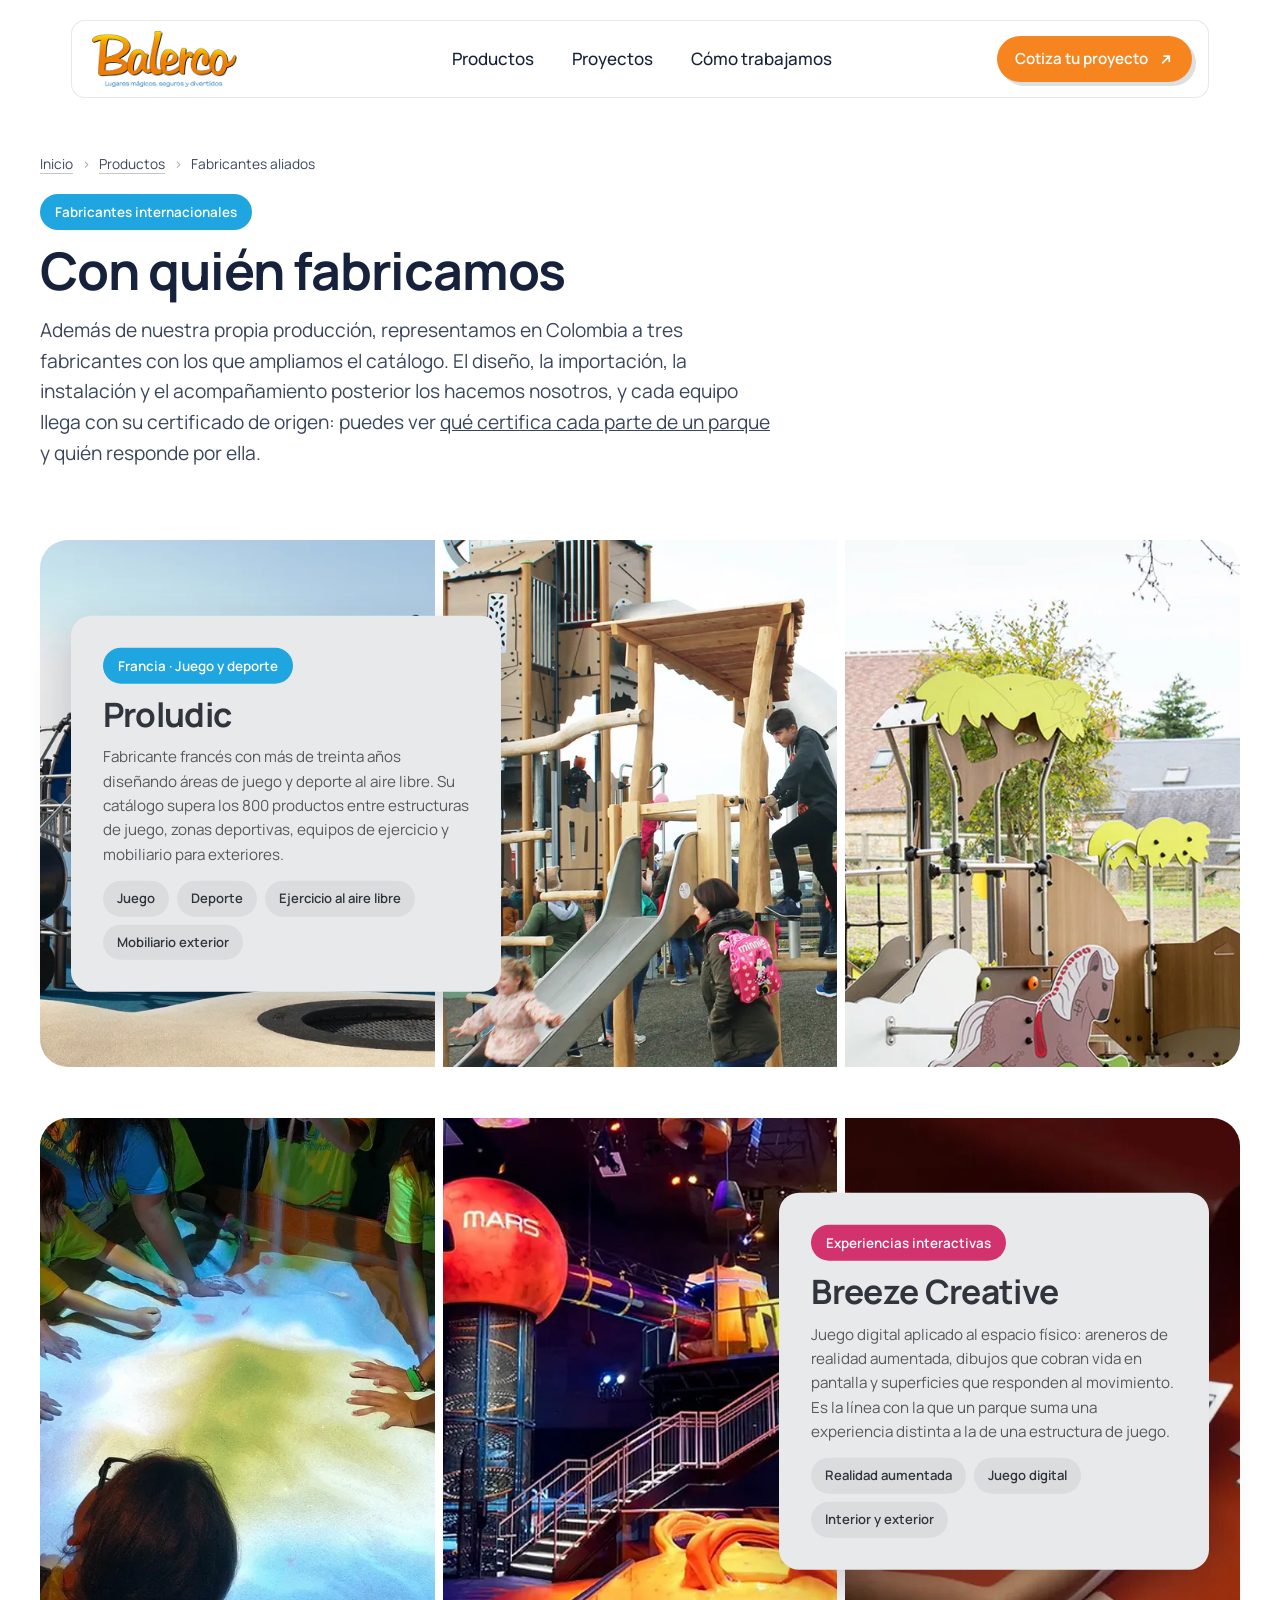
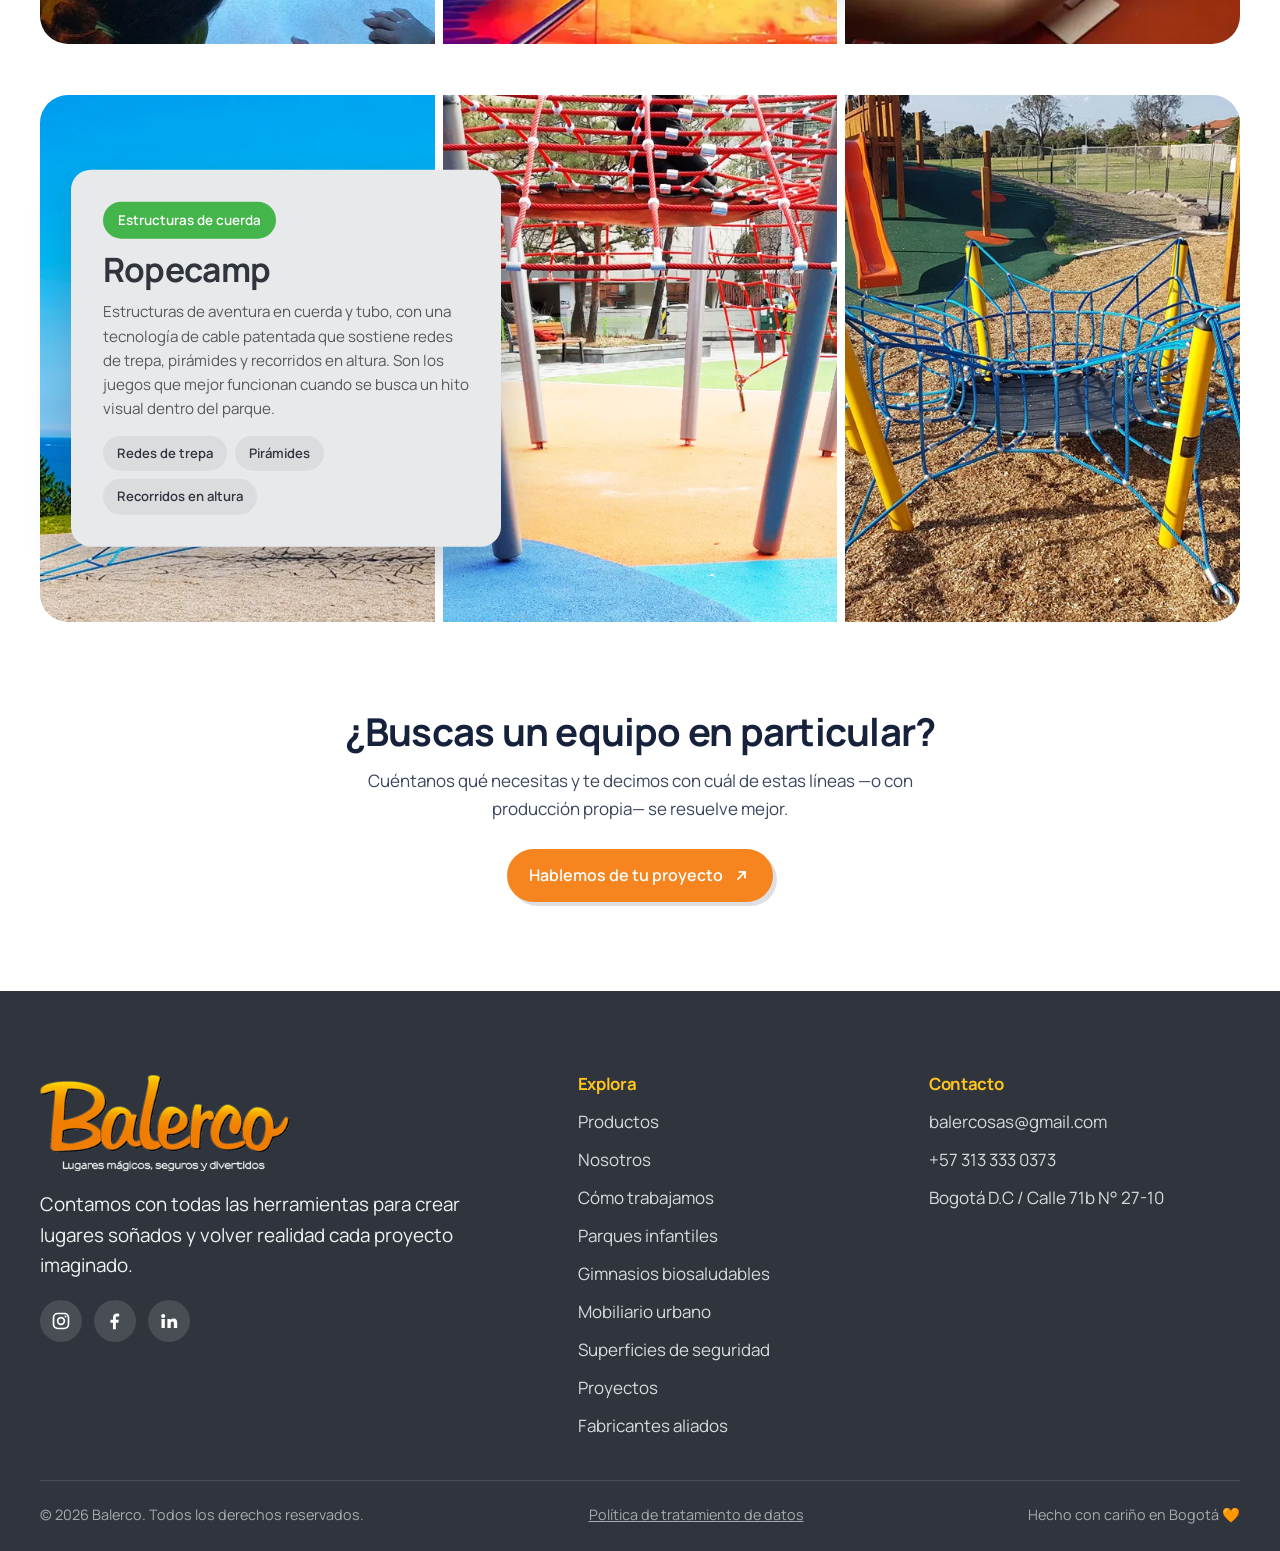
<file: marcas.html>
<!DOCTYPE html>
<html lang="es">
<head>
  <meta charset="UTF-8" />
  <meta name="viewport" content="width=device-width, initial-scale=1.0" />

  <!-- ============================================================
       SEO — TÍTULO Y DESCRIPCIÓN
       Esta página recibe las redirecciones de /proludic/, /breeze/ y
       /ropecamp/ del sitio anterior. Cada fabricante lleva su propio
       h2 para que una búsqueda por nombre de marca aterrice aquí.
       ============================================================ -->
  <title>Fabricantes aliados | Proludic, Breeze Creative y Ropecamp — Balerco</title>
  <meta name="description" content="Balerco representa en Colombia a Proludic, Breeze Creative y Ropecamp. El diseño, la importación, la instalación y el acompañamiento posterior los hacemos nosotros." />
  <meta name="author" content="Balerco" />
  <meta name="robots" content="index, follow" />
  <link rel="canonical" href="https://balerco.co/marcas.html" />
  <meta name="theme-color" content="#F6851F" />

  <!-- Open Graph / redes sociales -->
  <meta property="og:type" content="website" />
  <meta property="og:site_name" content="Balerco" />
  <meta property="og:locale" content="es_CO" />
  <meta property="og:title" content="Fabricantes aliados | Balerco" />
  <meta property="og:description" content="Proludic, Breeze Creative y Ropecamp, representados en Colombia por Balerco." />
  <meta property="og:url" content="https://balerco.co/marcas.html" />
  <meta property="og:image" content="https://balerco.co/assets/img/og-image.png" />
  <meta property="og:image:width" content="1200" />
  <meta property="og:image:height" content="630" />
  <meta property="og:image:alt" content="Balerco — Creamos lugares mágicos, seguros y divertidos" />
  <meta name="twitter:card" content="summary_large_image" />
  <meta name="twitter:title" content="Fabricantes aliados | Balerco" />
  <meta name="twitter:description" content="Proludic, Breeze Creative y Ropecamp, representados en Colombia por Balerco." />
  <meta name="twitter:image" content="https://balerco.co/assets/img/og-image.png" />

  <!-- Íconos y manifiesto -->
  <link rel="icon" href="assets/img/favicon.svg" type="image/svg+xml" />
  <link rel="apple-touch-icon" href="assets/img/apple-touch-icon.png" />
  <link rel="manifest" href="site.webmanifest" />

  <!-- Tipografías -->
  <link rel="preconnect" href="https://fonts.googleapis.com" />
  <link rel="preconnect" href="https://fonts.gstatic.com" crossorigin />
  <link href="https://fonts.googleapis.com/css2?family=Manrope:wght@400;500;600;700;800&display=swap" rel="stylesheet" />

  <link rel="stylesheet" href="assets/css/lenis.min.css" />
  <link rel="stylesheet" href="assets/css/styles.css?v=173" />

  <script type="application/ld+json">
  {
    "@context": "https://schema.org",
    "@type": "BreadcrumbList",
    "itemListElement": [
      { "@type": "ListItem", "position": 1, "name": "Inicio", "item": "https://balerco.co/" },
      { "@type": "ListItem", "position": 2, "name": "Fabricantes aliados", "item": "https://balerco.co/marcas.html" }
    ]
  }
  </script>

  <script type="application/ld+json">
  {
    "@context": "https://schema.org",
    "@type": "ItemList",
    "name": "Fabricantes que Balerco representa en Colombia",
    "itemListElement": [
      {
        "@type": "ListItem",
        "position": 1,
        "item": {
          "@type": "Brand",
          "name": "Proludic",
          "description": "Fabricante francés de equipamiento de juego, deporte y fitness al aire libre.",
          "url": "https://balerco.co/marcas.html#proludic"
        }
      },
      {
        "@type": "ListItem",
        "position": 2,
        "item": {
          "@type": "Brand",
          "name": "Breeze Creative",
          "description": "Experiencias interactivas y de realidad aumentada para espacios de juego.",
          "url": "https://balerco.co/marcas.html#breeze-creative"
        }
      },
      {
        "@type": "ListItem",
        "position": 3,
        "item": {
          "@type": "Brand",
          "name": "Ropecamp",
          "description": "Estructuras de juego en cuerda y tubo con tecnología de cable patentada.",
          "url": "https://balerco.co/marcas.html#ropecamp"
        }
      }
    ]
  }
  </script>
</head>

<body>
  <a class="skip-link" href="#main">Saltar al contenido</a>

  <header class="nav" id="top">
    <div class="nav__inner">
      <a class="nav__brand" href="index.html#top" aria-label="Balerco — inicio">
        <img class="brand-logo" src="assets/img/logo.png" width="346" height="133"
             alt="Balerco — Lugares mágicos, seguros y divertidos" />
      </a>

      <nav class="nav__links" aria-label="Navegación principal">
        <a href="index.html#productos">Productos</a>
        <a href="proyectos.html">Proyectos</a>
        <a href="como-trabajamos.html">Cómo trabajamos</a>
      </nav>

      <a class="btn btn--nav" href="index.html#contacto">
        Cotiza tu proyecto
        <span class="btn__arrow" aria-hidden="true"><svg viewBox="0 0 24 24" width="17" height="17"><path d="M7 17 L17 7 M9 7 h8 v8" stroke="currentColor" stroke-width="2.4" fill="none" stroke-linecap="round" stroke-linejoin="round"/></svg><svg viewBox="0 0 24 24" width="17" height="17"><path d="M7 17 L17 7 M9 7 h8 v8" stroke="currentColor" stroke-width="2.4" fill="none" stroke-linecap="round" stroke-linejoin="round"/></svg></span>
      </a>

      <button class="nav__toggle" aria-label="Abrir menú" aria-expanded="false" aria-controls="mobileMenu">
        <span></span><span></span><span></span>
      </button>
    </div>

    <div class="nav__mobile" id="mobileMenu" hidden>
      <a href="index.html#productos">Productos</a>
      <a href="proyectos.html">Proyectos</a>
      <a href="como-trabajamos.html">Cómo trabajamos</a>
      <a href="index.html#contacto" class="nav__mobile-cta">Cotiza tu proyecto</a>
    </div>
  </header>

  <main id="main">

    <section class="pagehead" aria-labelledby="ph-title">
      <div class="pagehead__inner">
        <nav class="migas" aria-label="Ruta">
          <a href="index.html">Inicio</a> <span aria-hidden="true">›</span>
          <a href="index.html#productos">Productos</a> <span aria-hidden="true">›</span>
          <span>Fabricantes aliados</span>
        </nav>
        <span class="tag tag--sky">Fabricantes internacionales</span>
        <h1 class="section-title" id="ph-title">Con quién fabricamos</h1>
        <p class="pagehead__lead">
          Además de nuestra propia producción, representamos en Colombia a tres
          fabricantes con los que ampliamos el catálogo. El diseño, la
          importación, la instalación y el acompañamiento posterior los hacemos
          nosotros, y cada equipo llega con su certificado de origen:
          puedes ver <a href="como-trabajamos.html#normativa">qué certifica cada parte
          de un parque</a> y quién responde por ella.
        </p>
      </div>
    </section>

    <!-- Cada fabricante es una banda: mosaico de su propio trabajo al fondo y
         la ficha encima, igual que el destacado de la portada. La tarjeta
         alterna de lado para que las tres no se lean como una plantilla. -->
    <section class="marcas" aria-label="Fabricantes que representamos">

      <article class="marca marca--izq" id="proludic">
        <div class="marca__fotos">
          <img src="assets/img/marcas/proludic-avion.webp" width="900" height="675"
               loading="lazy" decoding="async"
               alt="Estructura de juego Proludic en forma de avión, con toboganes y hélices, sobre superficie de caucho azul." />
          <img src="assets/img/marcas/proludic-torre-madera.webp" width="900" height="675"
               loading="lazy" decoding="async"
               alt="Niños subiendo por una torre de juego de madera con tobogán en un parque Proludic." />
          <img src="assets/img/marcas/proludic-tematico.webp" width="900" height="675"
               loading="lazy" decoding="async"
               alt="Juego temático Proludic con figuras de animales y paneles de colores junto a un caserío." />
        </div>
        <div class="marca__tarjeta">
          <span class="tag tag--sky">Francia · Juego y deporte</span>
          <h2 class="marca__nombre">Proludic</h2>
          <p class="marca__texto">
            Fabricante francés con más de treinta años diseñando áreas de juego
            y deporte al aire libre. Su catálogo supera los 800 productos entre
            estructuras de juego, zonas deportivas, equipos de ejercicio y
            mobiliario para exteriores.
          </p>
          <p class="marca__chips">
            <span class="chip">Juego</span>
            <span class="chip">Deporte</span>
            <span class="chip">Ejercicio al aire libre</span>
            <span class="chip">Mobiliario exterior</span>
          </p>
        </div>
      </article>

      <article class="marca marca--der" id="breeze-creative">
        <div class="marca__fotos">
          <img src="assets/img/marcas/breeze-suelo-interactivo.webp" width="900" height="674"
               loading="lazy" decoding="async"
               alt="Grupo de niños alrededor de un suelo interactivo de Breeze Creative que proyecta un paisaje." />
          <img src="assets/img/marcas/breeze-exhibicion.webp" width="900" height="674"
               loading="lazy" decoding="async"
               alt="Montaje interactivo de Breeze Creative dentro de un centro de exhibición temático." />
          <img src="assets/img/marcas/breeze-draw-alive.webp" width="900" height="674"
               loading="lazy" decoding="async"
               alt="Niña coloreando una ficha de Draw Alive, el sistema de dibujo que cobra vida en pantalla." />
        </div>
        <div class="marca__tarjeta">
          <span class="tag tag--berry">Experiencias interactivas</span>
          <h2 class="marca__nombre">Breeze Creative</h2>
          <p class="marca__texto">
            Juego digital aplicado al espacio físico: areneros de realidad
            aumentada, dibujos que cobran vida en pantalla y superficies que
            responden al movimiento. Es la línea con la que un parque suma una
            experiencia distinta a la de una estructura de juego.
          </p>
          <p class="marca__chips">
            <span class="chip">Realidad aumentada</span>
            <span class="chip">Juego digital</span>
            <span class="chip">Interior y exterior</span>
          </p>
        </div>
      </article>

      <article class="marca marca--izq" id="ropecamp">
        <div class="marca__fotos">
          <img src="assets/img/marcas/ropecamp-piramide.webp" width="900" height="675"
               loading="lazy" decoding="async"
               alt="Pirámide de cuerdas Ropecamp de gran altura instalada frente al mar." />
          <img src="assets/img/marcas/ropecamp-domo-rojo.webp" width="900" height="675"
               loading="lazy" decoding="async"
               alt="Domo de redes rojas de Ropecamp sobre superficie de caucho en un parque urbano." />
          <img src="assets/img/marcas/ropecamp-red-arena.webp" width="900" height="675"
               loading="lazy" decoding="async"
               alt="Estructura de red y tubo amarillo y azul de Ropecamp sobre arena." />
        </div>
        <div class="marca__tarjeta">
          <span class="tag tag--grass">Estructuras de cuerda</span>
          <h2 class="marca__nombre">Ropecamp</h2>
          <p class="marca__texto">
            Estructuras de aventura en cuerda y tubo, con una tecnología de
            cable patentada que sostiene redes de trepa, pirámides y recorridos
            en altura. Son los juegos que mejor funcionan cuando se busca un
            hito visual dentro del parque.
          </p>
          <p class="marca__chips">
            <span class="chip">Redes de trepa</span>
            <span class="chip">Pirámides</span>
            <span class="chip">Recorridos en altura</span>
          </p>
        </div>
      </article>

    </section>

    <section class="cierre" aria-labelledby="cierre-title">
      <div class="cierre__inner">
        <h2 class="cierre__title" id="cierre-title">¿Buscas un equipo en particular?</h2>
        <p>Cuéntanos qué necesitas y te decimos con cuál de estas líneas —o con
          producción propia— se resuelve mejor.</p>
        <a class="btn btn--primary" href="index.html#contacto">
          Hablemos de tu proyecto
          <span class="btn__arrow" aria-hidden="true"><svg viewBox="0 0 24 24" width="17" height="17"><path d="M7 17 L17 7 M9 7 h8 v8" stroke="currentColor" stroke-width="2.4" fill="none" stroke-linecap="round" stroke-linejoin="round"/></svg><svg viewBox="0 0 24 24" width="17" height="17"><path d="M7 17 L17 7 M9 7 h8 v8" stroke="currentColor" stroke-width="2.4" fill="none" stroke-linecap="round" stroke-linejoin="round"/></svg></span>
        </a>
      </div>
    </section>

  </main>

  <footer class="footer">
    <div class="footer__inner">
      <div class="footer__brand">
        <img class="brand-logo brand-logo--footer" src="assets/img/logo-footer.png" width="346" height="133"
             alt="Balerco — Lugares mágicos, seguros y divertidos" />
        <p class="footer__pitch">
          Contamos con todas las herramientas para crear lugares soñados y volver
          realidad cada proyecto imaginado.
        </p>
        <div class="footer__social" aria-label="Redes sociales">
          <a href="https://www.instagram.com/balerco_lugaresmagicos/" target="_blank" rel="noopener" aria-label="Instagram">
            <svg viewBox="0 0 24 24" width="20" height="20" fill="none" stroke="currentColor" stroke-width="2"><rect x="3" y="3" width="18" height="18" rx="5"/><circle cx="12" cy="12" r="4"/><circle cx="17.5" cy="6.5" r="1.2" fill="currentColor" stroke="none"/></svg>
          </a>
          <a href="https://www.facebook.com/p/Balerco-SAS-61558628185454/" target="_blank" rel="noopener" aria-label="Facebook">
            <svg viewBox="0 0 24 24" width="20" height="20" fill="currentColor"><path d="M13 22v-8h3l.5-3.5H13V8.2c0-1 .3-1.7 1.8-1.7H17V3.3C16.6 3.2 15.4 3 14.1 3 11.4 3 9.6 4.6 9.6 7.6v2.9H6.5V14h3.1v8H13z"/></svg>
          </a>
          <a href="https://www.linkedin.com/company/balerco-sas" target="_blank" rel="noopener" aria-label="LinkedIn">
            <svg viewBox="0 0 24 24" width="20" height="20" fill="currentColor"><path d="M4.98 3.5a2.5 2.5 0 1 1 0 5 2.5 2.5 0 0 1 0-5zM3 9.5h4v11H3v-11zm6.5 0h3.8v1.5h.05c.53-.95 1.82-1.95 3.75-1.95 4 0 4.75 2.5 4.75 5.75v5.7h-4v-5.05c0-1.2-.02-2.75-1.75-2.75-1.75 0-2.02 1.3-2.02 2.66v5.14h-4v-11z"/></svg>
          </a>
        </div>
      </div>

      <nav class="footer__col" aria-label="Enlaces">
        <h2>Explora</h2>
        <a href="index.html#productos">Productos</a>
        <a href="index.html#nosotros">Nosotros</a>
        <a href="como-trabajamos.html">Cómo trabajamos</a>
        <a href="parques-infantiles.html">Parques infantiles</a>
        <a href="gimnasios-biosaludables.html">Gimnasios biosaludables</a>
        <a href="mobiliario-urbano.html">Mobiliario urbano</a>
        <a href="superficies-de-seguridad.html">Superficies de seguridad</a>
        <a href="proyectos.html">Proyectos</a>
        <a href="marcas.html" aria-current="page">Fabricantes aliados</a>
      </nav>

      <div class="footer__col">
        <h2>Contacto</h2>
        <a href="mailto:balercosas@gmail.com">balercosas@gmail.com</a>
        <a href="tel:+573133330373">+57 313 333 0373</a>
        <span>Bogotá D.C / Calle 71b N° 27-10</span>
      </div>
    </div>

    <div class="footer__bar">
      <span>© <span id="year"></span> Balerco. Todos los derechos reservados.</span>
      <a href="politica-de-datos.html">Política de tratamiento de datos</a>
      <span>Hecho con cariño en Bogotá 🧡</span>
    </div>
  </footer>

  <script src="assets/js/lenis.min.js" defer></script>
  <script src="assets/js/main.js?v=49" defer></script>
</body>
</html>
</file>
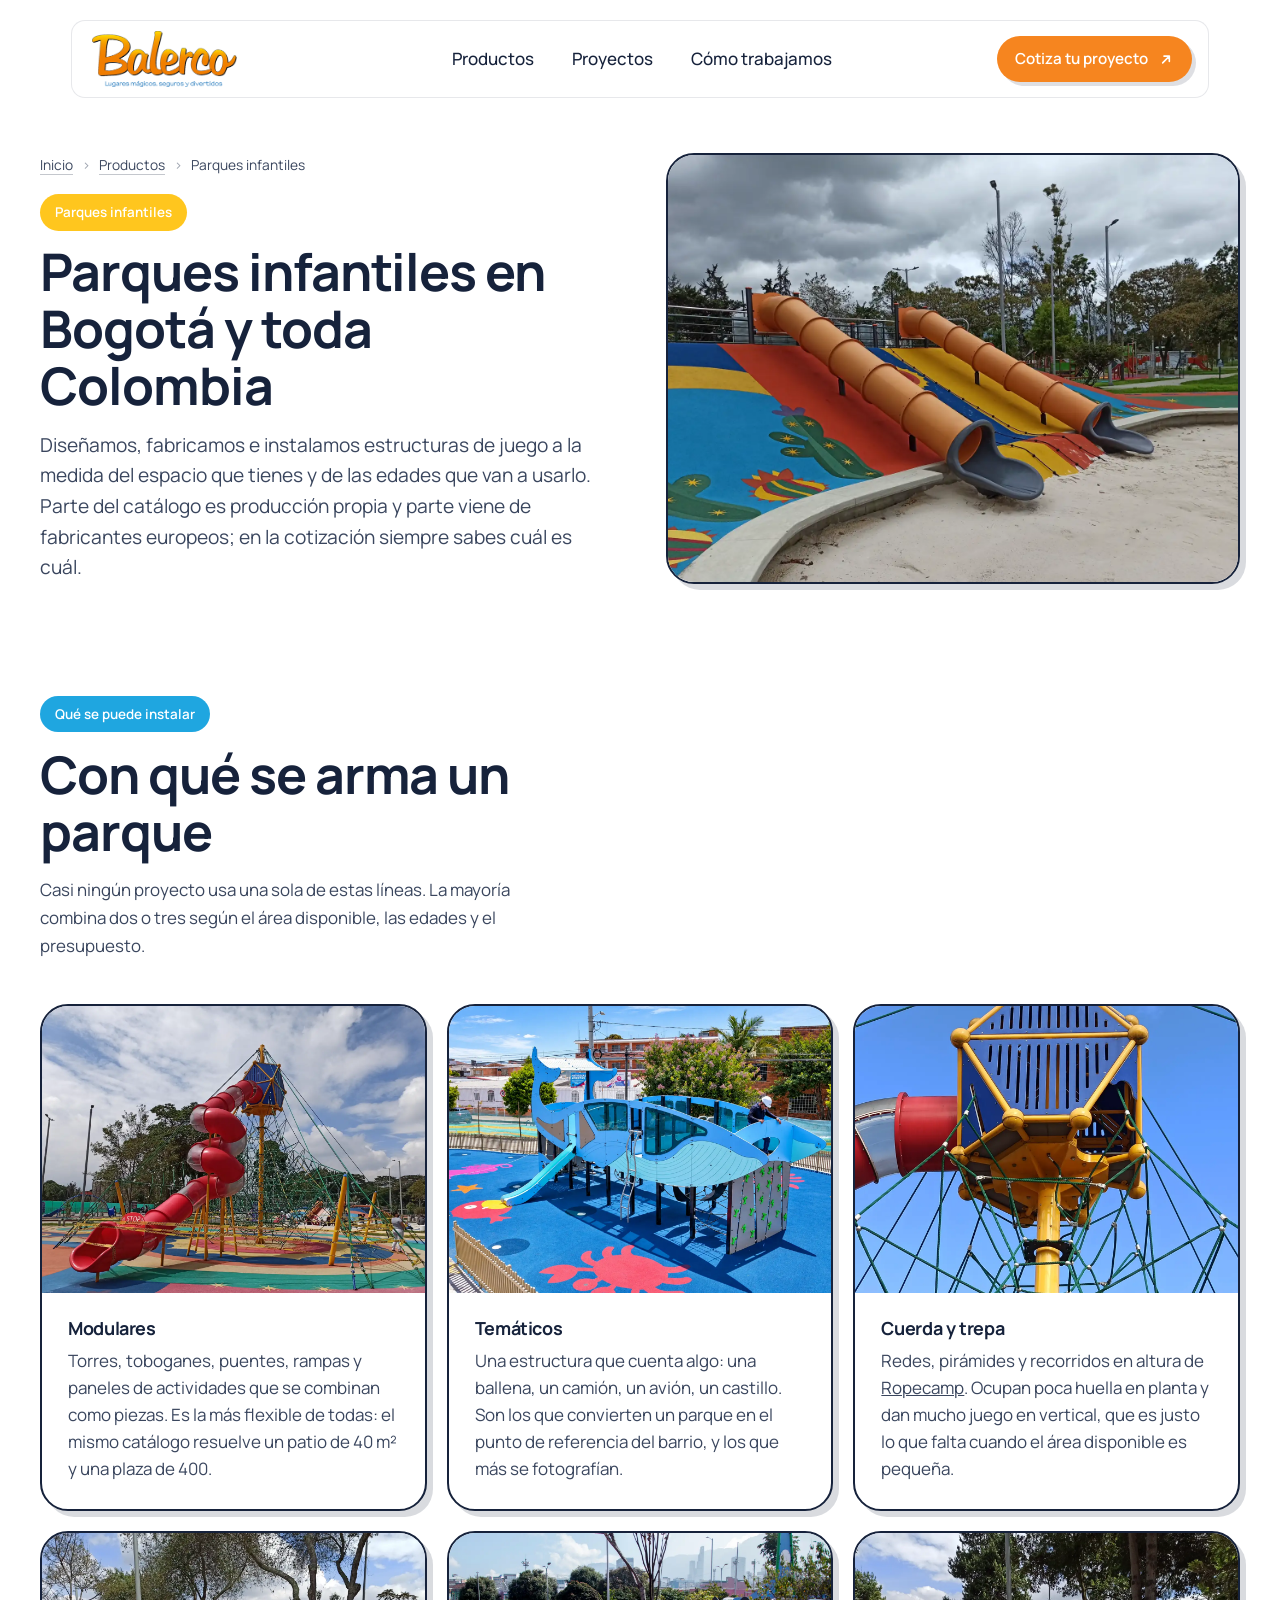
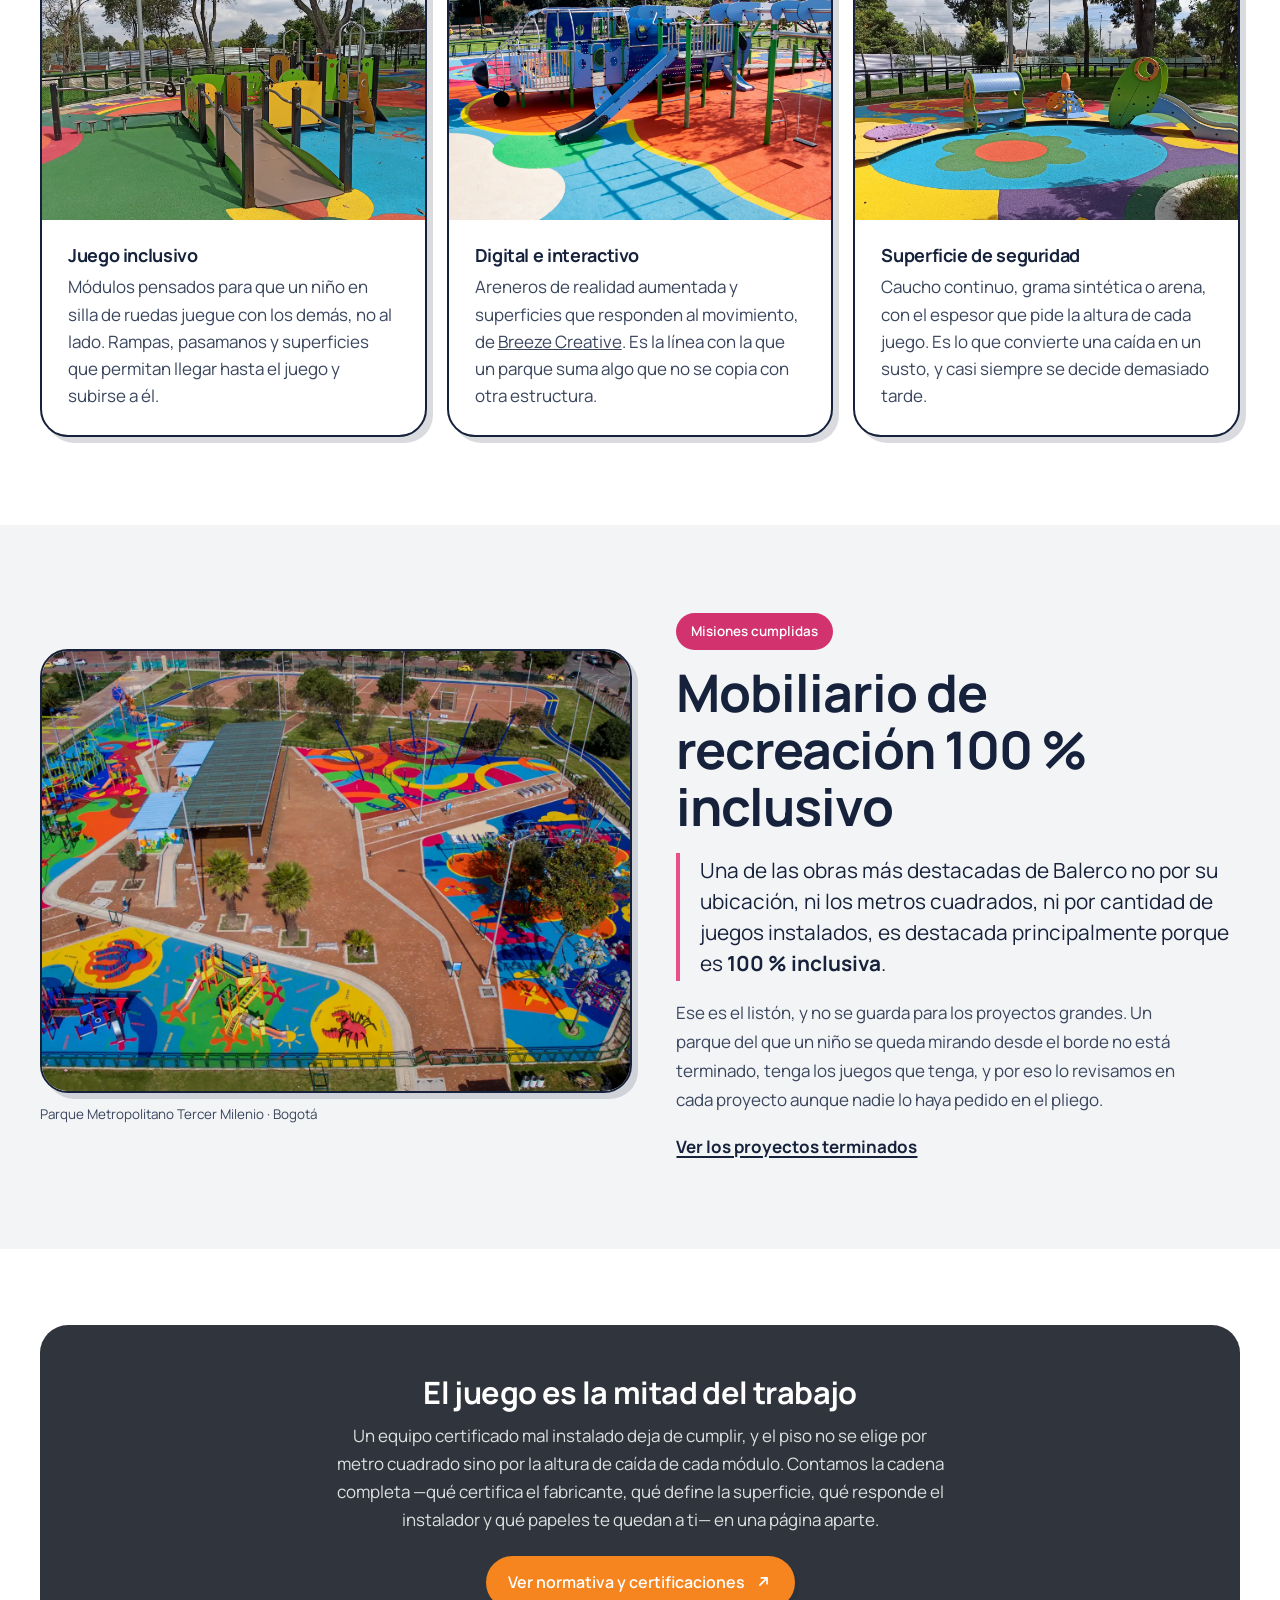
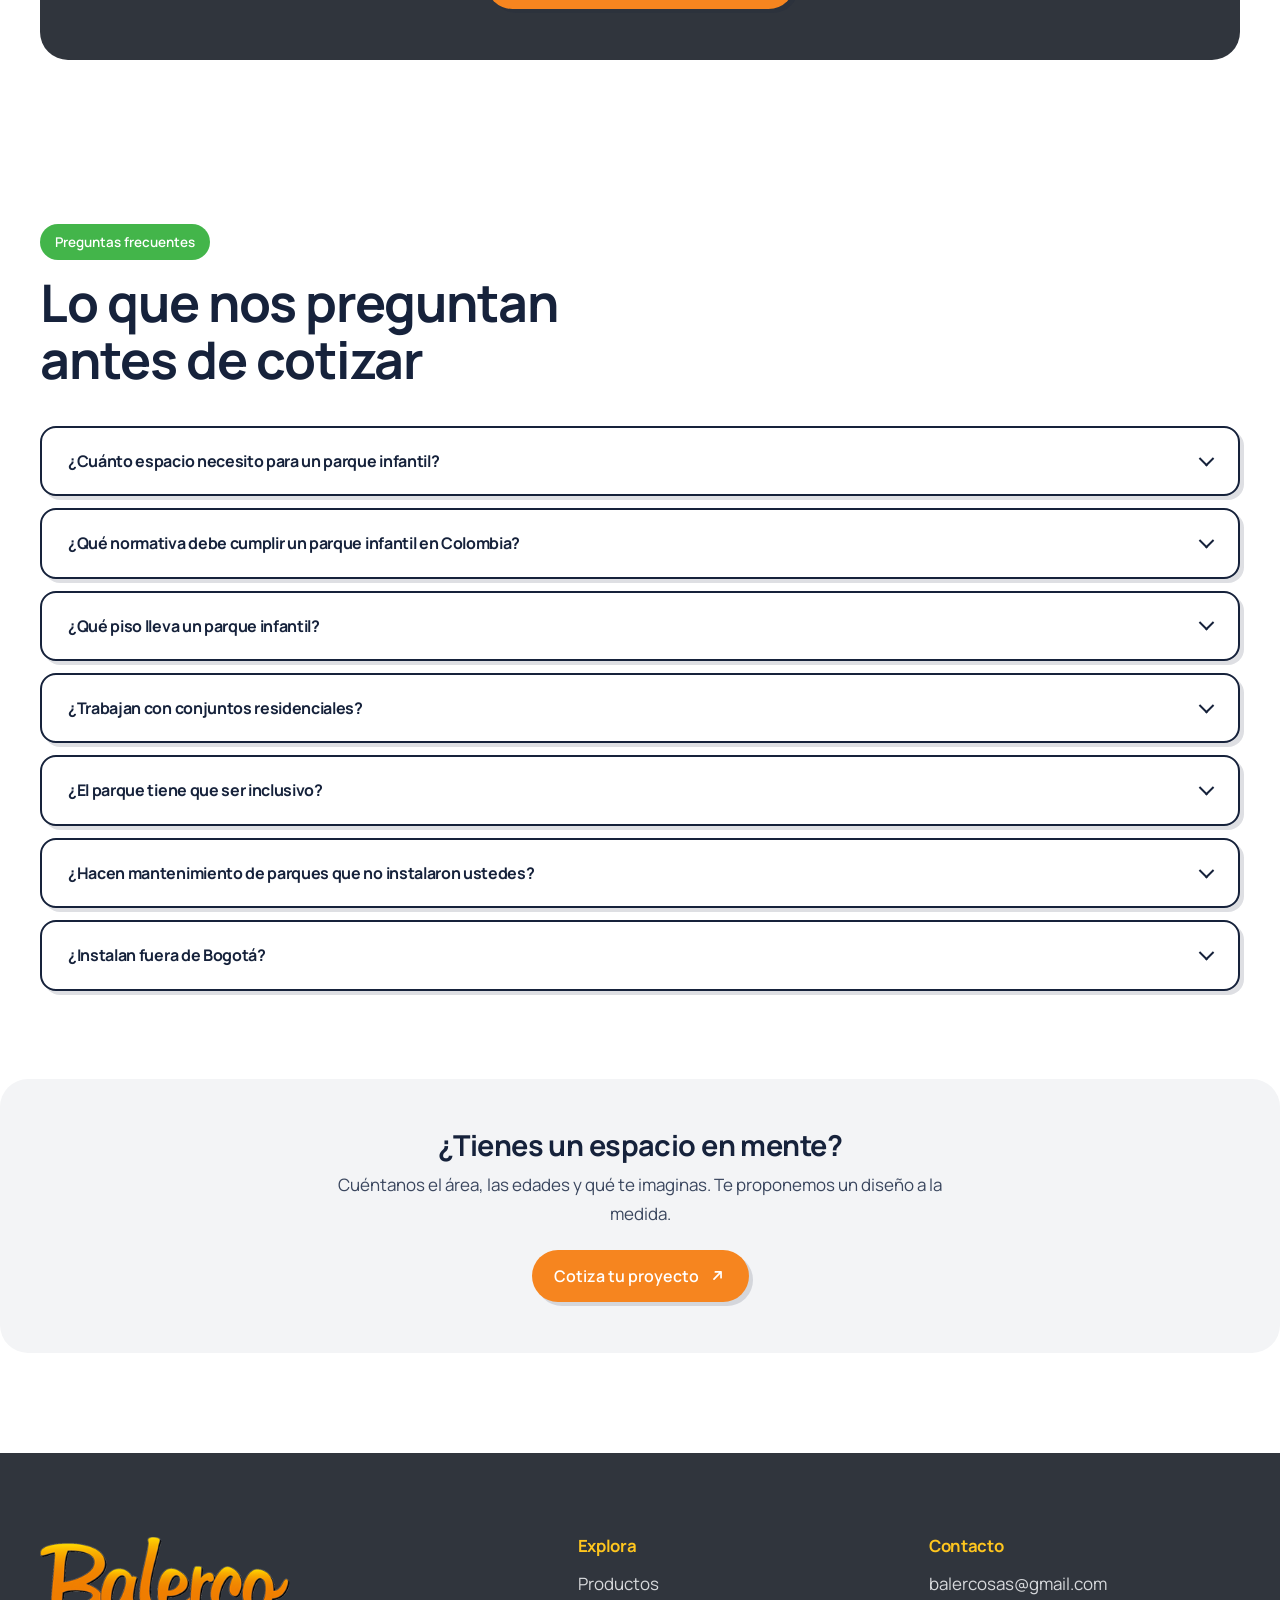
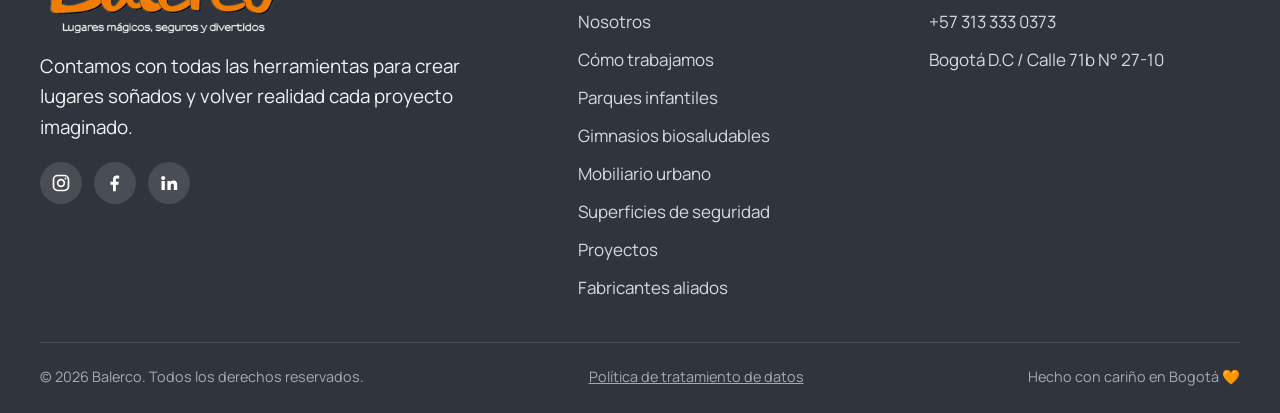
<file: parques-infantiles.html>
<!DOCTYPE html>
<html lang="es">
<head>
  <meta charset="UTF-8" />
  <meta name="viewport" content="width=device-width, initial-scale=1.0" />

  <!-- ============================================================
       SEO — TÍTULO Y DESCRIPCIÓN
       Edita estas líneas con tus palabras clave principales.
       ============================================================ -->
  <title>Parques infantiles en Bogotá y Colombia | Balerco</title>
  <meta name="description" content="Parques infantiles a la medida en Bogotá y toda Colombia: modulares, temáticos, estructuras de cuerda, juego inclusivo e interactivo. Diseño, fabricación e instalación bajo RETEPARQUES y EN 1176." />
  <meta name="author" content="Balerco" />
  <meta name="robots" content="index, follow" />
  <link rel="canonical" href="https://balerco.co/parques-infantiles.html" />
  <meta name="theme-color" content="#F6851F" />

  <!-- Open Graph / redes sociales -->
  <meta property="og:type" content="article" />
  <meta property="og:site_name" content="Balerco" />
  <meta property="og:locale" content="es_CO" />
  <meta property="og:title" content="Parques infantiles a la medida | Balerco" />
  <meta property="og:description" content="Modulares, temáticos, cuerda y trepa, juego inclusivo e interactivo. Diseño, fabricación e instalación en Bogotá y toda Colombia." />
  <meta property="og:url" content="https://balerco.co/parques-infantiles.html" />
  <meta property="og:image" content="https://balerco.co/assets/img/og-image.png" />
  <meta property="og:image:width" content="1200" />
  <meta property="og:image:height" content="630" />
  <meta property="og:image:alt" content="Balerco — Creamos lugares mágicos, seguros y divertidos" />
  <meta name="twitter:card" content="summary_large_image" />
  <meta name="twitter:title" content="Balerco | Lugares mágicos, seguros y divertidos" />
  <meta name="twitter:description" content="Parques infantiles, gimnasios biosaludables y mobiliario urbano en Bogotá y toda Colombia." />
  <meta name="twitter:image" content="https://balerco.co/assets/img/og-image.png" />

  <!-- Íconos y manifiesto -->
  <link rel="icon" href="assets/img/favicon.svg" type="image/svg+xml" />
  <link rel="apple-touch-icon" href="assets/img/apple-touch-icon.png" />
  <link rel="manifest" href="site.webmanifest" />

  <!-- Tipografías -->
  <link rel="preconnect" href="https://fonts.googleapis.com" />
  <link rel="preconnect" href="https://fonts.gstatic.com" crossorigin />
  <link href="https://fonts.googleapis.com/css2?family=Manrope:wght@400;500;600;700;800&display=swap" rel="stylesheet" />

  <link rel="stylesheet" href="assets/css/lenis.min.css" />
  <link rel="stylesheet" href="assets/css/styles.css?v=173" />

  <!-- ============================================================
       SEO — DATOS ESTRUCTURADOS (JSON-LD)
       Google usa esto para tu ficha de negocio local.
       Actualiza teléfono, dirección y redes con tus datos reales.
       ============================================================ -->
  <script type="application/ld+json">
{
  "@context": "https://schema.org",
  "@graph": [
    {
      "@type": "BreadcrumbList",
      "itemListElement": [
        {
          "@type": "ListItem",
          "position": 1,
          "name": "Inicio",
          "item": "https://balerco.co/"
        },
        {
          "@type": "ListItem",
          "position": 2,
          "name": "Productos",
          "item": "https://balerco.co/#productos"
        },
        {
          "@type": "ListItem",
          "position": 3,
          "name": "Parques infantiles",
          "item": "https://balerco.co/parques-infantiles.html"
        }
      ]
    },
    {
      "@type": "Service",
      "name": "Parques infantiles",
      "serviceType": "Diseño, fabricación e instalación de parques infantiles",
      "provider": {
        "@type": "LocalBusiness",
        "name": "Balerco",
        "url": "https://balerco.co/"
      },
      "areaServed": {
        "@type": "Country",
        "name": "Colombia"
      },
      "url": "https://balerco.co/parques-infantiles.html",
      "hasOfferCatalog": {
        "@type": "OfferCatalog",
        "name": "Líneas de parque infantil",
        "itemListElement": [
          {
            "@type": "Offer",
            "itemOffered": {
              "@type": "Service",
              "name": "Estructuras modulares"
            }
          },
          {
            "@type": "Offer",
            "itemOffered": {
              "@type": "Service",
              "name": "Estructuras temáticas"
            }
          },
          {
            "@type": "Offer",
            "itemOffered": {
              "@type": "Service",
              "name": "Estructuras de cuerda y trepa"
            }
          },
          {
            "@type": "Offer",
            "itemOffered": {
              "@type": "Service",
              "name": "Juego inclusivo"
            }
          },
          {
            "@type": "Offer",
            "itemOffered": {
              "@type": "Service",
              "name": "Juego digital e interactivo"
            }
          }
        ]
      }
    },
    {
      "@type": "FAQPage",
      "mainEntity": [
        {
          "@type": "Question",
          "name": "¿Cuánto espacio necesito para un parque infantil?",
          "acceptedAnswer": {
            "@type": "Answer",
            "text": "Menos del que la gente cree, pero no solo el que ocupa la estructura. Alrededor de cada módulo hay un área de caída que debe quedar libre de obstáculos —rejas, bancas, árboles, muros— y su tamaño lo fija la ficha técnica del juego, no el área del patio."
          }
        },
        {
          "@type": "Question",
          "name": "¿Qué normativa debe cumplir un parque infantil en Colombia?",
          "acceptedAnswer": {
            "@type": "Answer",
            "text": "El marco es el RETEPARQUES, la Resolución 543 de 2017 del Ministerio de Comercio, Industria y Turismo, que remite a normas internacionales como la EN 1176. La superficie se rige por la NTC 5176, y si el parque debe ser incluyente se suma la Ley 2180 de 2021."
          }
        },
        {
          "@type": "Question",
          "name": "¿Qué piso lleva un parque infantil?",
          "acceptedAnswer": {
            "@type": "Answer",
            "text": "Depende de la altura de caída crítica de cada juego, no de la zona. La NTC 5176 amarra el espesor de la superficie a esa altura, así que dentro de un mismo parque puede haber espesores distintos. Unificar el piso de toda el área es el error más común y el más caro de corregir después."
          }
        },
        {
          "@type": "Question",
          "name": "¿Trabajan con conjuntos residenciales?",
          "acceptedAnswer": {
            "@type": "Answer",
            "text": "Sí, y es buena parte de lo que hacemos. También con colegios y jardines, con alcaldías y entidades públicas, y con constructoras que entregan zonas comunes."
          }
        },
        {
          "@type": "Question",
          "name": "¿El parque tiene que ser inclusivo?",
          "acceptedAnswer": {
            "@type": "Answer",
            "text": "Si se trata de un parque de integración, la Ley 2180 de 2021 ordena condiciones de accesibilidad: rampas, pasamanos y superficies que permitan llegar al juego. Aun cuando no sea obligatorio, un módulo accesible cambia por completo a quién sirve el parque."
          }
        },
        {
          "@type": "Question",
          "name": "¿Hacen mantenimiento de parques que no instalaron ustedes?",
          "acceptedAnswer": {
            "@type": "Answer",
            "text": "Sí. La parte 7 de la EN 1176 cubre inspección y mantenimiento, y un parque de cualquier marca necesita revisión periódica de anclajes, uniones, superficie y áreas de caída."
          }
        },
        {
          "@type": "Question",
          "name": "¿Instalan fuera de Bogotá?",
          "acceptedAnswer": {
            "@type": "Answer",
            "text": "Sí. Tenemos obra en Bogotá y en municipios de Cundinamarca como Funza, y trabajamos en el resto del país. El transporte y el montaje van siempre discriminados en la cotización."
          }
        }
      ]
    }
  ]
}
  </script>
</head>

<body>
  <a class="skip-link" href="#main">Saltar al contenido</a>

  <header class="nav" id="top">
    <div class="nav__inner">
      <a class="nav__brand" href="index.html#top" aria-label="Balerco — inicio">
        <img class="brand-logo" src="assets/img/logo.png" width="346" height="133"
             alt="Balerco — Lugares mágicos, seguros y divertidos" />
      </a>

      <nav class="nav__links" aria-label="Navegación principal">
        <a href="index.html#productos">Productos</a>
        <a href="proyectos.html">Proyectos</a>
        <a href="como-trabajamos.html" aria-current="page">Cómo trabajamos</a>
      </nav>

      <a class="btn btn--nav" href="index.html#contacto">
        Cotiza tu proyecto
        <span class="btn__arrow" aria-hidden="true"><svg viewBox="0 0 24 24" width="17" height="17"><path d="M7 17 L17 7 M9 7 h8 v8" stroke="currentColor" stroke-width="2.4" fill="none" stroke-linecap="round" stroke-linejoin="round"/></svg><svg viewBox="0 0 24 24" width="17" height="17"><path d="M7 17 L17 7 M9 7 h8 v8" stroke="currentColor" stroke-width="2.4" fill="none" stroke-linecap="round" stroke-linejoin="round"/></svg></span>
      </a>

      <button class="nav__toggle" aria-label="Abrir menú" aria-expanded="false" aria-controls="mobileMenu">
        <span></span><span></span><span></span>
      </button>
    </div>

    <div class="nav__mobile" id="mobileMenu" hidden>
      <a href="index.html#productos">Productos</a>
      <a href="proyectos.html">Proyectos</a>
      <a href="como-trabajamos.html">Cómo trabajamos</a>
      <a href="index.html#contacto" class="nav__mobile-cta">Cotiza tu proyecto</a>
    </div>
  </header>

  <main id="main">
    <!-- ===================== ENCABEZADO DE PÁGINA ===================== -->
    <section class="pagehead" aria-labelledby="ph-title">
      <div class="pagehead__inner pagehead__inner--producto">
        <div class="pagehead__texto">
        <nav class="migas" aria-label="Ruta">
          <a href="index.html">Inicio</a> <span aria-hidden="true">›</span>
          <a href="index.html#productos">Productos</a> <span aria-hidden="true">›</span>
          <span>Parques infantiles</span>
        </nav>
        <span class="tag tag--sun">Parques infantiles</span>
        <h1 class="section-title" id="ph-title">Parques infantiles en Bogotá y toda Colombia</h1>
        <p class="pagehead__lead">
          Diseñamos, fabricamos e instalamos estructuras de juego a la medida del
          espacio que tienes y de las edades que van a usarlo. Parte del catálogo
          es producción propia y parte viene de fabricantes europeos; en la
          cotización siempre sabes cuál es cuál.
        </p>
        </div>
        <!-- La foto no es decorativa: el titular ocupa 16ch por diseño y dejaba
             media pantalla vacía a la derecha. Aquí entra obra real. -->
        <div class="pagehead__foto">
          <img src="assets/img/proyectos/ninos-toboganes-tubo.webp"
               alt="Dos toboganes de tubo naranjas sobre una superficie de caucho pintada, en un parque instalado por Balerco"
               width="1400" height="1050" fetchpriority="high" decoding="async" />
        </div>
      </div>
    </section>

    <!-- ===================== TIPOS DE ESTRUCTURA ===================== -->
    <section class="tipos" aria-labelledby="tipos-title">
      <div class="tipos__inner">
        <div class="section-head">
          <span class="tag tag--sky">Qué se puede instalar</span>
          <h2 class="section-title" id="tipos-title">Con qué se arma un parque</h2>
          <p class="section-sub">
            Casi ningún proyecto usa una sola de estas líneas. La mayoría combina
            dos o tres según el área disponible, las edades y el presupuesto.
          </p>
        </div>

        <div class="tipos__grid">
          <article class="tipo">
            <img src="assets/img/proyectos/ninos-torre-tobogan-redes.webp" alt="Torre de juego con tobogán y redes de trepa en un parque infantil" loading="lazy" width="1400" height="1050" />
            <div class="tipo__body">
              <h3>Modulares</h3>
              <p>Torres, toboganes, puentes, rampas y paneles de actividades que se
                combinan como piezas. Es la más flexible de todas: el mismo
                catálogo resuelve un patio de 40 m² y una plaza de 400.</p>
            </div>
          </article>

          <article class="tipo">
            <img src="assets/img/proyectos/funza-ballena-yubarta.webp" alt="Estructura de juego con forma de ballena yubarta en el Parque de la Familia de Funza" loading="lazy" width="1400" height="1050" />
            <div class="tipo__body">
              <h3>Temáticos</h3>
              <p>Una estructura que cuenta algo: una ballena, un camión, un avión,
                un castillo. Son los que convierten un parque en el punto de
                referencia del barrio, y los que más se fotografían.</p>
            </div>
          </article>

          <article class="tipo">
            <img src="assets/img/proyectos/ninos-piramide-escalada.webp" alt="Niños trepando por una pirámide de cuerdas en un parque infantil" loading="lazy" width="1400" height="1050" />
            <div class="tipo__body">
              <h3>Cuerda y trepa</h3>
              <p>Redes, pirámides y recorridos en altura de <a href="marcas.html">Ropecamp</a>.
                Ocupan poca huella en planta y dan mucho juego en vertical, que es
                justo lo que falta cuando el área disponible es pequeña.</p>
            </div>
          </article>

          <article class="tipo">
            <img src="assets/img/proyectos/juan-amarillo-juego-accesible.webp" alt="Juego accesible en el parque Juan Amarillo, diseñado para niños con y sin movilidad reducida" loading="lazy" width="1400" height="1050" />
            <div class="tipo__body">
              <h3>Juego inclusivo</h3>
              <p>Módulos pensados para que un niño en silla de ruedas juegue con los
                demás, no al lado. Rampas, pasamanos y superficies que permitan
                llegar hasta el juego y subirse a él.</p>
            </div>
          </article>

          <article class="tipo">
            <img src="assets/img/proyectos/tercer-milenio-avion-interactivo.webp" alt="Avión interactivo instalado en el Parque Metropolitano Tercer Milenio de Bogotá" loading="lazy" width="1400" height="1050" />
            <div class="tipo__body">
              <h3>Digital e interactivo</h3>
              <p>Areneros de realidad aumentada y superficies que responden al
                movimiento, de <a href="marcas.html">Breeze Creative</a>. Es la
                línea con la que un parque suma algo que no se copia con otra
                estructura.</p>
            </div>
          </article>
          <article class="tipo">
            <img src="assets/img/proyectos/juan-amarillo-piso-pintado.webp" alt="Superficie continua de caucho de colores con diseño de flores en un parque infantil" loading="lazy" width="1400" height="1050" />
            <div class="tipo__body">
              <h3>Superficie de seguridad</h3>
              <p>Caucho continuo, grama sintética o arena, con el espesor que pide
                la altura de cada juego. Es lo que convierte una caída en un susto,
                y casi siempre se decide demasiado tarde.</p>
            </div>
          </article>
        </div>
      </div>
    </section>

    <!-- ===================== LA OBRA MÁS DESTACADA =====================
         Esta sección no la escribí yo: el titular y la cita salen del sitio
         de Balerco, donde la obra 100 % inclusiva es lo que ellos mismos
         ponen por delante de los metros cuadrados y del número de juegos.
         Dejarlo con sus palabras vale más que cualquier cosa que yo redacte,
         y además es lo único de la página que ningún competidor puede
         copiar. La foto es del Tercer Milenio y va rotulada como tal, para
         que no parezca que es la obra de la que habla la cita. -->
    <section class="obra" aria-labelledby="obra-title">
      <div class="obra__inner">
        <figure class="obra__foto">
          <img src="assets/img/proyectos/tercer-milenio-vista-aerea.webp"
               alt="Vista aérea del Parque Metropolitano Tercer Milenio, con zonas de juego, superficies de colores y senderos accesibles"
               loading="lazy" width="1400" height="1050" />
          <figcaption>Parque Metropolitano Tercer Milenio · Bogotá</figcaption>
        </figure>
        <div class="obra__texto">
          <span class="tag tag--berry">Misiones cumplidas</span>
          <h2 class="section-title" id="obra-title">Mobiliario de recreación 100 % inclusivo</h2>
          <blockquote class="obra__cita">
            <p>Una de las obras más destacadas de Balerco no por su ubicación, ni
              los metros cuadrados, ni por cantidad de juegos instalados, es
              destacada principalmente porque es <strong>100 % inclusiva</strong>.</p>
          </blockquote>
          <p class="obra__cuerpo">
            Ese es el listón, y no se guarda para los proyectos grandes. Un parque
            del que un niño se queda mirando desde el borde no está terminado,
            tenga los juegos que tenga, y por eso lo revisamos en cada proyecto
            aunque nadie lo haya pedido en el pliego.
          </p>
          <a class="obra__enlace" href="proyectos.html">Ver los proyectos terminados</a>
        </div>
      </div>
    </section>

    <!-- ===================== NORMATIVA (resumen + enlace) ===================== -->
    <section class="pnorma" aria-labelledby="pnorma-title">
      <div class="pnorma__inner">
        <h2 id="pnorma-title">El juego es la mitad del trabajo</h2>
        <p>
          Un equipo certificado mal instalado deja de cumplir, y el piso no se elige
          por metro cuadrado sino por la altura de caída de cada módulo. Contamos la
          cadena completa —qué certifica el fabricante, qué define la superficie, qué
          responde el instalador y qué papeles te quedan a ti— en una página aparte.
        </p>
        <a class="btn btn--primary" href="como-trabajamos.html#normativa">
          Ver normativa y certificaciones
          <span class="btn__arrow" aria-hidden="true"><svg viewBox="0 0 24 24" width="17" height="17"><path d="M7 17 L17 7 M9 7 h8 v8" stroke="currentColor" stroke-width="2.4" fill="none" stroke-linecap="round" stroke-linejoin="round"/></svg><svg viewBox="0 0 24 24" width="17" height="17"><path d="M7 17 L17 7 M9 7 h8 v8" stroke="currentColor" stroke-width="2.4" fill="none" stroke-linecap="round" stroke-linejoin="round"/></svg></span>
        </a>
      </div>
    </section>

    <!-- ===================== PREGUNTAS FRECUENTES =====================
         Va marcado como FAQPage en el JSON-LD de la cabecera. El texto de aquí
         y el del marcado tienen que decir lo mismo: si se cambia uno, se
         cambia el otro.

         PENDIENTE DE ALEJANDRA: plazos reales de instalación y rangos de
         precio. Mientras tanto las respuestas explican DE QUÉ DEPENDE cada
         cosa, que es verdad, es verificable y además es lo que la gente
         necesita saber antes de pedir una cotización. -->
    <section class="faq" aria-labelledby="faq-title">
      <div class="faq__inner">
        <div class="section-head">
          <span class="tag tag--grass">Preguntas frecuentes</span>
          <h2 class="section-title" id="faq-title">Lo que nos preguntan antes de cotizar</h2>
        </div>
        <div class="faq__list">
          <details class="qa">
            <summary><h3>¿Cuánto espacio necesito para un parque infantil?</h3></summary>
            <div class="qa__body"><p>Menos del que la gente cree, pero no solo el que ocupa la estructura.
              Alrededor de cada módulo hay un <strong>área de caída</strong> que debe
              quedar libre de obstáculos —rejas, bancas, árboles, muros— y su tamaño
              lo fija la ficha técnica del juego, no el área del patio. Con las
              medidas del espacio y una foto te decimos qué cabe de verdad.</p></div>
          </details>
          <details class="qa">
            <summary><h3>¿Qué normativa debe cumplir un parque infantil en Colombia?</h3></summary>
            <div class="qa__body"><p>El marco es el <strong>RETEPARQUES</strong>, la Resolución 543 de 2017
              del Ministerio de Comercio, Industria y Turismo, que remite a normas
              internacionales como la <strong>EN 1176</strong>. La superficie se rige
              por la <strong>NTC 5176</strong>, y si el parque debe ser incluyente se
              suma la <strong>Ley 2180 de 2021</strong>.
              <a href="como-trabajamos.html#normativa">Lo explicamos eslabón por eslabón aquí</a>.</p></div>
          </details>
          <details class="qa">
            <summary><h3>¿Qué piso lleva un parque infantil?</h3></summary>
            <div class="qa__body"><p>Depende de la altura de caída crítica de cada juego, no de la zona.
              La <strong>NTC 5176</strong> amarra el espesor de la superficie a esa
              altura, así que dentro de un mismo parque puede haber espesores
              distintos. Unificar el piso de toda el área es el error más común y el
              más caro de corregir después.</p></div>
          </details>
          <details class="qa">
            <summary><h3>¿Trabajan con conjuntos residenciales?</h3></summary>
            <div class="qa__body"><p>Sí, y es buena parte de lo que hacemos. También con colegios y
              jardines, con alcaldías y entidades públicas, y con constructoras que
              entregan zonas comunes.
              <a href="proyectos.html">Puedes ver proyectos terminados aquí</a>.</p></div>
          </details>
          <details class="qa">
            <summary><h3>¿El parque tiene que ser inclusivo?</h3></summary>
            <div class="qa__body"><p>Si se trata de un parque de integración, la <strong>Ley 2180 de
              2021</strong> ordena condiciones de accesibilidad: rampas, pasamanos y
              superficies que permitan llegar al juego. Aun cuando no sea obligatorio,
              un módulo accesible cambia por completo a quién sirve el parque, y casi
              nunca encarece el proyecto tanto como se teme.</p></div>
          </details>
          <details class="qa">
            <summary><h3>¿Hacen mantenimiento de parques que no instalaron ustedes?</h3></summary>
            <div class="qa__body"><p>Sí. La parte 7 de la <strong>EN 1176</strong> cubre inspección y
              mantenimiento, y un parque de cualquier marca necesita revisión
              periódica de anclajes, uniones, superficie y áreas de caída. Escríbenos
              con fotos y te decimos qué encontramos.</p></div>
          </details>
          <details class="qa">
            <summary><h3>¿Instalan fuera de Bogotá?</h3></summary>
            <div class="qa__body"><p>Sí. Tenemos obra en Bogotá y en municipios de Cundinamarca como Funza,
              y trabajamos en el resto del país. El transporte y el montaje van
              siempre discriminados en la cotización.</p></div>
          </details>
        </div>
      </div>
    </section>

    <section class="pagecta">
      <div class="pagecta__inner">
        <h2>¿Tienes un espacio en mente?</h2>
        <p>Cuéntanos el área, las edades y qué te imaginas. Te proponemos un diseño a la medida.</p>
        <a class="btn btn--primary" href="index.html#contacto">
          Cotiza tu proyecto
          <span class="btn__arrow" aria-hidden="true"><svg viewBox="0 0 24 24" width="17" height="17"><path d="M7 17 L17 7 M9 7 h8 v8" stroke="currentColor" stroke-width="2.4" fill="none" stroke-linecap="round" stroke-linejoin="round"/></svg><svg viewBox="0 0 24 24" width="17" height="17"><path d="M7 17 L17 7 M9 7 h8 v8" stroke="currentColor" stroke-width="2.4" fill="none" stroke-linecap="round" stroke-linejoin="round"/></svg></span>
        </a>
      </div>
    </section>
</main>

  <footer class="footer">
    <div class="footer__inner">
      <div class="footer__brand">
        <img class="brand-logo brand-logo--footer" src="assets/img/logo-footer.png" width="346" height="133"
             alt="Balerco — Lugares mágicos, seguros y divertidos" />
        <p class="footer__pitch">
          Contamos con todas las herramientas para crear lugares soñados y volver
          realidad cada proyecto imaginado.
        </p>
        <div class="footer__social" aria-label="Redes sociales">
          <a href="https://www.instagram.com/balerco_lugaresmagicos/" target="_blank" rel="noopener" aria-label="Instagram">
            <svg viewBox="0 0 24 24" width="20" height="20" fill="none" stroke="currentColor" stroke-width="2"><rect x="3" y="3" width="18" height="18" rx="5"/><circle cx="12" cy="12" r="4"/><circle cx="17.5" cy="6.5" r="1.2" fill="currentColor" stroke="none"/></svg>
          </a>
          <a href="https://www.facebook.com/p/Balerco-SAS-61558628185454/" target="_blank" rel="noopener" aria-label="Facebook">
            <svg viewBox="0 0 24 24" width="20" height="20" fill="currentColor"><path d="M13 22v-8h3l.5-3.5H13V8.2c0-1 .3-1.7 1.8-1.7H17V3.3C16.6 3.2 15.4 3 14.1 3 11.4 3 9.6 4.6 9.6 7.6v2.9H6.5V14h3.1v8H13z"/></svg>
          </a>
          <a href="https://www.linkedin.com/company/balerco-sas" target="_blank" rel="noopener" aria-label="LinkedIn">
            <svg viewBox="0 0 24 24" width="20" height="20" fill="currentColor"><path d="M4.98 3.5a2.5 2.5 0 1 1 0 5 2.5 2.5 0 0 1 0-5zM3 9.5h4v11H3v-11zm6.5 0h3.8v1.5h.05c.53-.95 1.82-1.95 3.75-1.95 4 0 4.75 2.5 4.75 5.75v5.7h-4v-5.05c0-1.2-.02-2.75-1.75-2.75-1.75 0-2.02 1.3-2.02 2.66v5.14h-4v-11z"/></svg>
          </a>
        </div>
      </div>

      <nav class="footer__col" aria-label="Enlaces">
        <h2>Explora</h2>
        <a href="index.html#productos">Productos</a>
        <a href="index.html#nosotros">Nosotros</a>
        <a href="como-trabajamos.html">Cómo trabajamos</a>
        <a href="parques-infantiles.html">Parques infantiles</a>
        <a href="gimnasios-biosaludables.html">Gimnasios biosaludables</a>
        <a href="mobiliario-urbano.html">Mobiliario urbano</a>
        <a href="superficies-de-seguridad.html">Superficies de seguridad</a>
        <a href="proyectos.html">Proyectos</a>
        <a href="marcas.html">Fabricantes aliados</a>
      </nav>

      <div class="footer__col">
        <h2>Contacto</h2>
        <a href="mailto:balercosas@gmail.com">balercosas@gmail.com</a>
        <a href="tel:+573133330373">+57 313 333 0373</a>
        <span>Bogotá D.C / Calle 71b N° 27-10</span>
      </div>
    </div>

    <div class="footer__bar">
      <span>© <span id="year"></span> Balerco. Todos los derechos reservados.</span>
      <a href="politica-de-datos.html">Política de tratamiento de datos</a>
      <span>Hecho con cariño en Bogotá 🧡</span>
    </div>
  </footer>

  <script src="assets/js/lenis.min.js" defer></script>
  <script src="assets/js/main.js?v=49" defer></script>
</body>
</html>
</file>
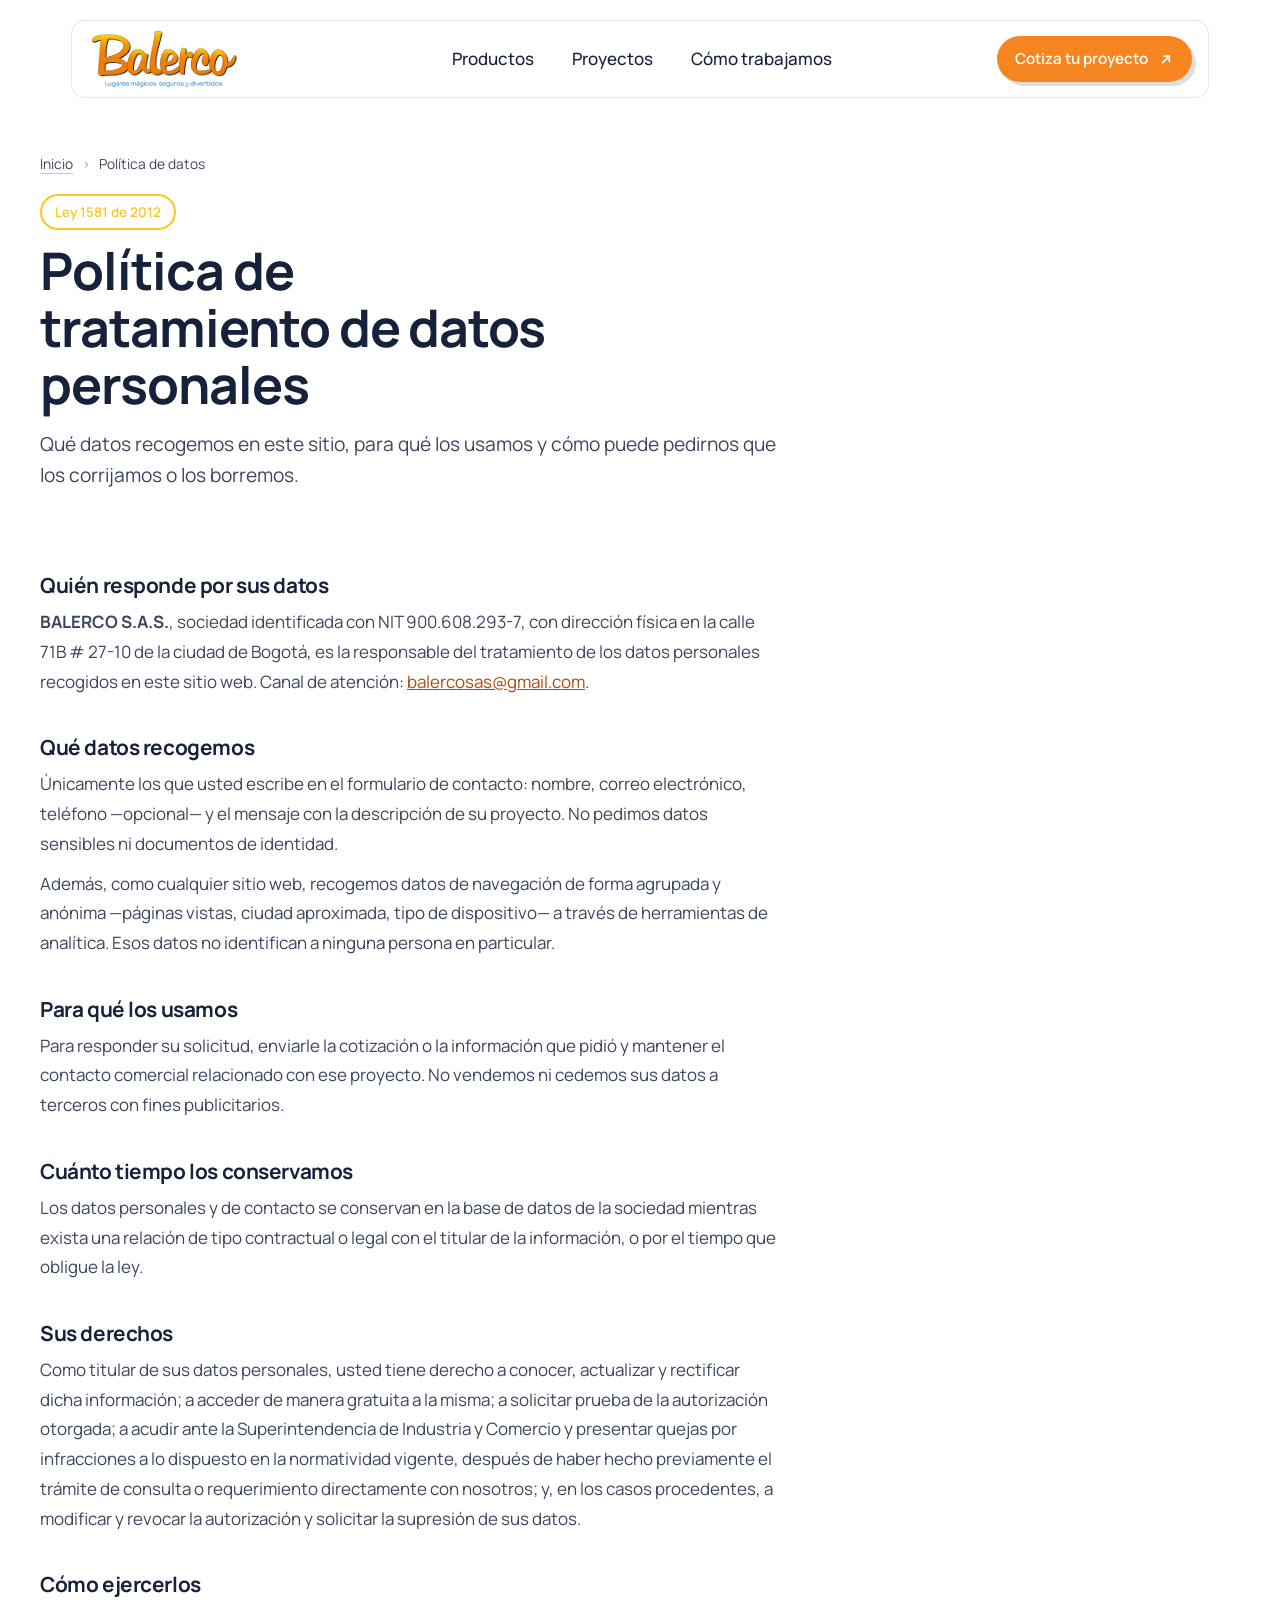
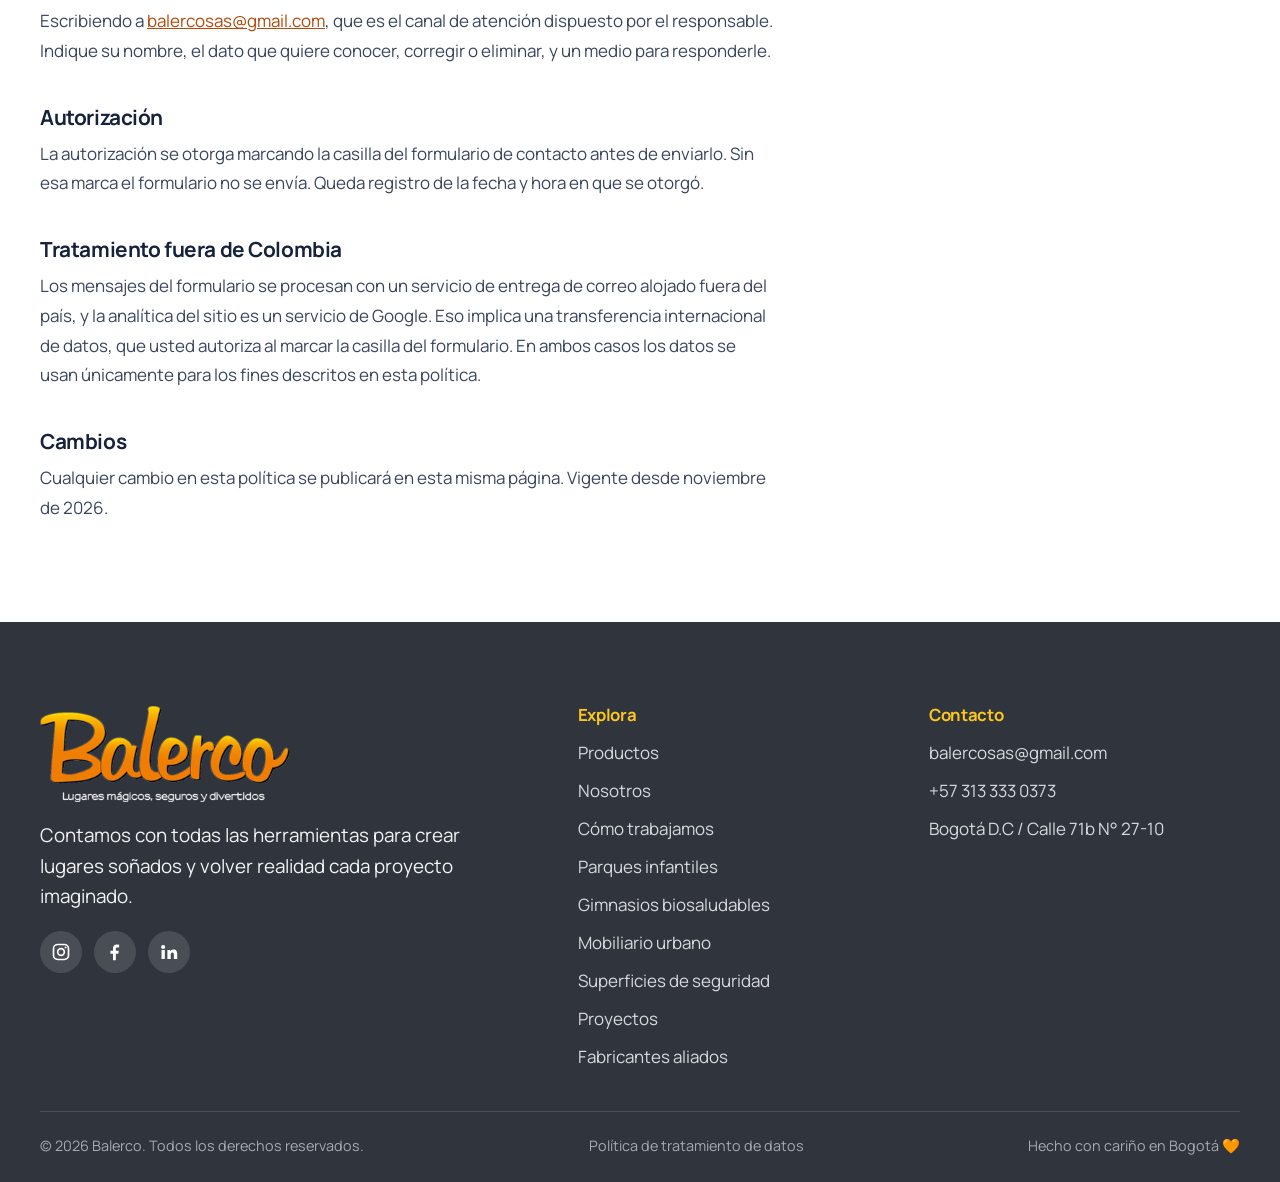
<file: politica-de-datos.html>
<!DOCTYPE html>
<html lang="es">
<head>
  <meta charset="UTF-8" />
  <meta name="viewport" content="width=device-width, initial-scale=1.0" />

  <!-- ============================================================
       SEO — TÍTULO Y DESCRIPCIÓN
       Edita estas líneas con tus palabras clave principales.
       ============================================================ -->
  <title>Política de tratamiento de datos personales | Balerco</title>
  <meta name="description" content="Política de tratamiento de datos personales de Balerco S.A.S. conforme a la Ley 1581 de 2012." />
  <meta name="author" content="Balerco" />
  <meta name="robots" content="index, follow" />
  <link rel="canonical" href="https://balerco.co/politica-de-datos.html" />
  <meta name="theme-color" content="#F6851F" />

  <!-- Open Graph / redes sociales -->
  <meta property="og:type" content="website" />
  <meta property="og:site_name" content="Balerco" />
  <meta property="og:locale" content="es_CO" />
  <meta property="og:title" content="Política de tratamiento de datos | Balerco" />
  <meta property="og:description" content="Cómo trata Balerco S.A.S. los datos personales recogidos en este sitio." />
  <meta property="og:url" content="https://balerco.co/politica-de-datos.html" />
  <meta property="og:image" content="https://balerco.co/assets/img/og-image.png" />
  <meta property="og:image:width" content="1200" />
  <meta property="og:image:height" content="630" />
  <meta property="og:image:alt" content="Balerco — Creamos lugares mágicos, seguros y divertidos" />
  <meta name="twitter:card" content="summary_large_image" />
  <meta name="twitter:title" content="Balerco | Lugares mágicos, seguros y divertidos" />
  <meta name="twitter:description" content="Parques infantiles, gimnasios biosaludables y mobiliario urbano en Bogotá y toda Colombia." />
  <meta name="twitter:image" content="https://balerco.co/assets/img/og-image.png" />

  <!-- Íconos y manifiesto -->
  <link rel="icon" href="assets/img/favicon.svg" type="image/svg+xml" />
  <link rel="apple-touch-icon" href="assets/img/apple-touch-icon.png" />
  <link rel="manifest" href="site.webmanifest" />

  <!-- Tipografías -->
  <link rel="preconnect" href="https://fonts.googleapis.com" />
  <link rel="preconnect" href="https://fonts.gstatic.com" crossorigin />
  <link href="https://fonts.googleapis.com/css2?family=Manrope:wght@400;500;600;700;800&display=swap" rel="stylesheet" />

  <link rel="stylesheet" href="assets/css/lenis.min.css" />
  <link rel="stylesheet" href="assets/css/styles.css?v=173" />

  <!-- ============================================================
       SEO — DATOS ESTRUCTURADOS (JSON-LD)
       Google usa esto para tu ficha de negocio local.
       Actualiza teléfono, dirección y redes con tus datos reales.
       ============================================================ -->
  <script type="application/ld+json">
  {
    "@context": "https://schema.org",
    "@type": "BreadcrumbList",
    "itemListElement": [
      { "@type": "ListItem", "position": 1, "name": "Inicio", "item": "https://balerco.co/" },
      { "@type": "ListItem", "position": 2, "name": "Política de tratamiento de datos personales", "item": "https://balerco.co/politica-de-datos.html" }
    ]
  }
  </script>
</head>

<body>
  <a class="skip-link" href="#main">Saltar al contenido</a>

  <header class="nav" id="top">
    <div class="nav__inner">
      <a class="nav__brand" href="index.html#top" aria-label="Balerco — inicio">
        <img class="brand-logo" src="assets/img/logo.png" width="346" height="133"
             alt="Balerco — Lugares mágicos, seguros y divertidos" />
      </a>

      <nav class="nav__links" aria-label="Navegación principal">
        <a href="index.html#productos">Productos</a>
        <a href="proyectos.html">Proyectos</a>
        <a href="como-trabajamos.html">Cómo trabajamos</a>
      </nav>

      <a class="btn btn--nav" href="index.html#contacto">
        Cotiza tu proyecto
        <span class="btn__arrow" aria-hidden="true"><svg viewBox="0 0 24 24" width="17" height="17"><path d="M7 17 L17 7 M9 7 h8 v8" stroke="currentColor" stroke-width="2.4" fill="none" stroke-linecap="round" stroke-linejoin="round"/></svg><svg viewBox="0 0 24 24" width="17" height="17"><path d="M7 17 L17 7 M9 7 h8 v8" stroke="currentColor" stroke-width="2.4" fill="none" stroke-linecap="round" stroke-linejoin="round"/></svg></span>
      </a>

      <button class="nav__toggle" aria-label="Abrir menú" aria-expanded="false" aria-controls="mobileMenu">
        <span></span><span></span><span></span>
      </button>
    </div>

    <div class="nav__mobile" id="mobileMenu" hidden>
      <a href="index.html#productos">Productos</a>
      <a href="proyectos.html">Proyectos</a>
      <a href="como-trabajamos.html">Cómo trabajamos</a>
      <a href="index.html#contacto" class="nav__mobile-cta">Cotiza tu proyecto</a>
    </div>
  </header>

  <main id="main">

    <section class="pagehead" aria-labelledby="pd-title">
      <div class="pagehead__inner">
        <nav class="migas" aria-label="Ruta">
          <a href="index.html">Inicio</a> <span aria-hidden="true">›</span> <span>Política de datos</span>
        </nav>
        <span class="tag tag--outline">Ley 1581 de 2012</span>
        <h1 class="section-title" id="pd-title">Política de tratamiento de datos personales</h1>
        <p class="pagehead__lead">
          Qué datos recogemos en este sitio, para qué los usamos y cómo puede pedirnos
          que los corrijamos o los borremos.
        </p>
      </div>
    </section>

    <section class="legal">
      <div class="legal__inner">

        <h2>Quién responde por sus datos</h2>
        <p>
          <strong>BALERCO S.A.S.</strong>, sociedad identificada con NIT 900.608.293-7,
          con dirección física en la calle 71B&nbsp;#&nbsp;27-10 de la ciudad de Bogotá,
          es la responsable del tratamiento de los datos personales recogidos en este
          sitio web. Canal de atención:
          <a href="mailto:balercosas@gmail.com">balercosas@gmail.com</a>.
        </p>

        <h2>Qué datos recogemos</h2>
        <p>
          Únicamente los que usted escribe en el formulario de contacto: nombre, correo
          electrónico, teléfono —opcional— y el mensaje con la descripción de su
          proyecto. No pedimos datos sensibles ni documentos de identidad.
        </p>
        <p>
          Además, como cualquier sitio web, recogemos datos de navegación de forma
          agrupada y anónima —páginas vistas, ciudad aproximada, tipo de dispositivo—
          a través de herramientas de analítica. Esos datos no identifican a ninguna
          persona en particular.
        </p>

        <h2>Para qué los usamos</h2>
        <p>
          Para responder su solicitud, enviarle la cotización o la información que pidió
          y mantener el contacto comercial relacionado con ese proyecto. No vendemos ni
          cedemos sus datos a terceros con fines publicitarios.
        </p>

        <h2>Cuánto tiempo los conservamos</h2>
        <p>
          Los datos personales y de contacto se conservan en la base de datos de la
          sociedad mientras exista una relación de tipo contractual o legal con el titular
          de la información, o por el tiempo que obligue la ley.
        </p>

        <h2>Sus derechos</h2>
        <p>
          Como titular de sus datos personales, usted tiene derecho a conocer, actualizar
          y rectificar dicha información; a acceder de manera gratuita a la misma; a
          solicitar prueba de la autorización otorgada; a acudir ante la Superintendencia
          de Industria y Comercio y presentar quejas por infracciones a lo dispuesto en la
          normatividad vigente, después de haber hecho previamente el trámite de consulta
          o requerimiento directamente con nosotros; y, en los casos procedentes, a
          modificar y revocar la autorización y solicitar la supresión de sus datos.
        </p>

        <h2>Cómo ejercerlos</h2>
        <p>
          Escribiendo a <a href="mailto:balercosas@gmail.com">balercosas@gmail.com</a>,
          que es el canal de atención dispuesto por el responsable. Indique su nombre, el
          dato que quiere conocer, corregir o eliminar, y un medio para responderle.
        </p>

        <h2>Autorización</h2>
        <p>
          La autorización se otorga marcando la casilla del formulario de contacto antes
          de enviarlo. Sin esa marca el formulario no se envía. Queda registro de la fecha
          y hora en que se otorgó.
        </p>

        <h2>Tratamiento fuera de Colombia</h2>
        <p>
          Los mensajes del formulario se procesan con un servicio de entrega de correo
          alojado fuera del país, y la analítica del sitio es un servicio de Google. Eso
          implica una transferencia internacional de datos, que usted autoriza al marcar
          la casilla del formulario. En ambos casos los datos se usan únicamente para los
          fines descritos en esta política.
        </p>

        <h2>Cambios</h2>
        <p>
          Cualquier cambio en esta política se publicará en esta misma página. Vigente
          desde noviembre de 2026.
        </p>

      </div>
    </section>

  </main>

  <footer class="footer">
    <div class="footer__inner">
      <div class="footer__brand">
        <img class="brand-logo brand-logo--footer" src="assets/img/logo-footer.png" width="346" height="133"
             alt="Balerco — Lugares mágicos, seguros y divertidos" />
        <p class="footer__pitch">
          Contamos con todas las herramientas para crear lugares soñados y volver
          realidad cada proyecto imaginado.
        </p>
        <div class="footer__social" aria-label="Redes sociales">
          <a href="https://www.instagram.com/balerco_lugaresmagicos/" target="_blank" rel="noopener" aria-label="Instagram">
            <svg viewBox="0 0 24 24" width="20" height="20" fill="none" stroke="currentColor" stroke-width="2"><rect x="3" y="3" width="18" height="18" rx="5"/><circle cx="12" cy="12" r="4"/><circle cx="17.5" cy="6.5" r="1.2" fill="currentColor" stroke="none"/></svg>
          </a>
          <a href="https://www.facebook.com/p/Balerco-SAS-61558628185454/" target="_blank" rel="noopener" aria-label="Facebook">
            <svg viewBox="0 0 24 24" width="20" height="20" fill="currentColor"><path d="M13 22v-8h3l.5-3.5H13V8.2c0-1 .3-1.7 1.8-1.7H17V3.3C16.6 3.2 15.4 3 14.1 3 11.4 3 9.6 4.6 9.6 7.6v2.9H6.5V14h3.1v8H13z"/></svg>
          </a>
          <a href="https://www.linkedin.com/company/balerco-sas" target="_blank" rel="noopener" aria-label="LinkedIn">
            <svg viewBox="0 0 24 24" width="20" height="20" fill="currentColor"><path d="M4.98 3.5a2.5 2.5 0 1 1 0 5 2.5 2.5 0 0 1 0-5zM3 9.5h4v11H3v-11zm6.5 0h3.8v1.5h.05c.53-.95 1.82-1.95 3.75-1.95 4 0 4.75 2.5 4.75 5.75v5.7h-4v-5.05c0-1.2-.02-2.75-1.75-2.75-1.75 0-2.02 1.3-2.02 2.66v5.14h-4v-11z"/></svg>
          </a>
        </div>
      </div>

      <nav class="footer__col" aria-label="Enlaces">
        <h2>Explora</h2>
        <a href="index.html#productos">Productos</a>
        <a href="index.html#nosotros">Nosotros</a>
        <a href="como-trabajamos.html">Cómo trabajamos</a>
        <a href="parques-infantiles.html">Parques infantiles</a>
        <a href="gimnasios-biosaludables.html">Gimnasios biosaludables</a>
        <a href="mobiliario-urbano.html">Mobiliario urbano</a>
        <a href="superficies-de-seguridad.html">Superficies de seguridad</a>
        <a href="proyectos.html">Proyectos</a>
        <a href="marcas.html">Fabricantes aliados</a>
      </nav>

      <div class="footer__col">
        <h2>Contacto</h2>
        <a href="mailto:balercosas@gmail.com">balercosas@gmail.com</a>
        <a href="tel:+573133330373">+57 313 333 0373</a>
        <span>Bogotá D.C / Calle 71b N° 27-10</span>
      </div>
    </div>

    <div class="footer__bar">
      <span>© <span id="year"></span> Balerco. Todos los derechos reservados.</span>
      <span>Política de tratamiento de datos</span>
      <span>Hecho con cariño en Bogotá 🧡</span>
    </div>
  </footer>

  <script src="assets/js/lenis.min.js" defer></script>
  <script src="assets/js/main.js?v=49" defer></script>
</body>
</html>
</file>
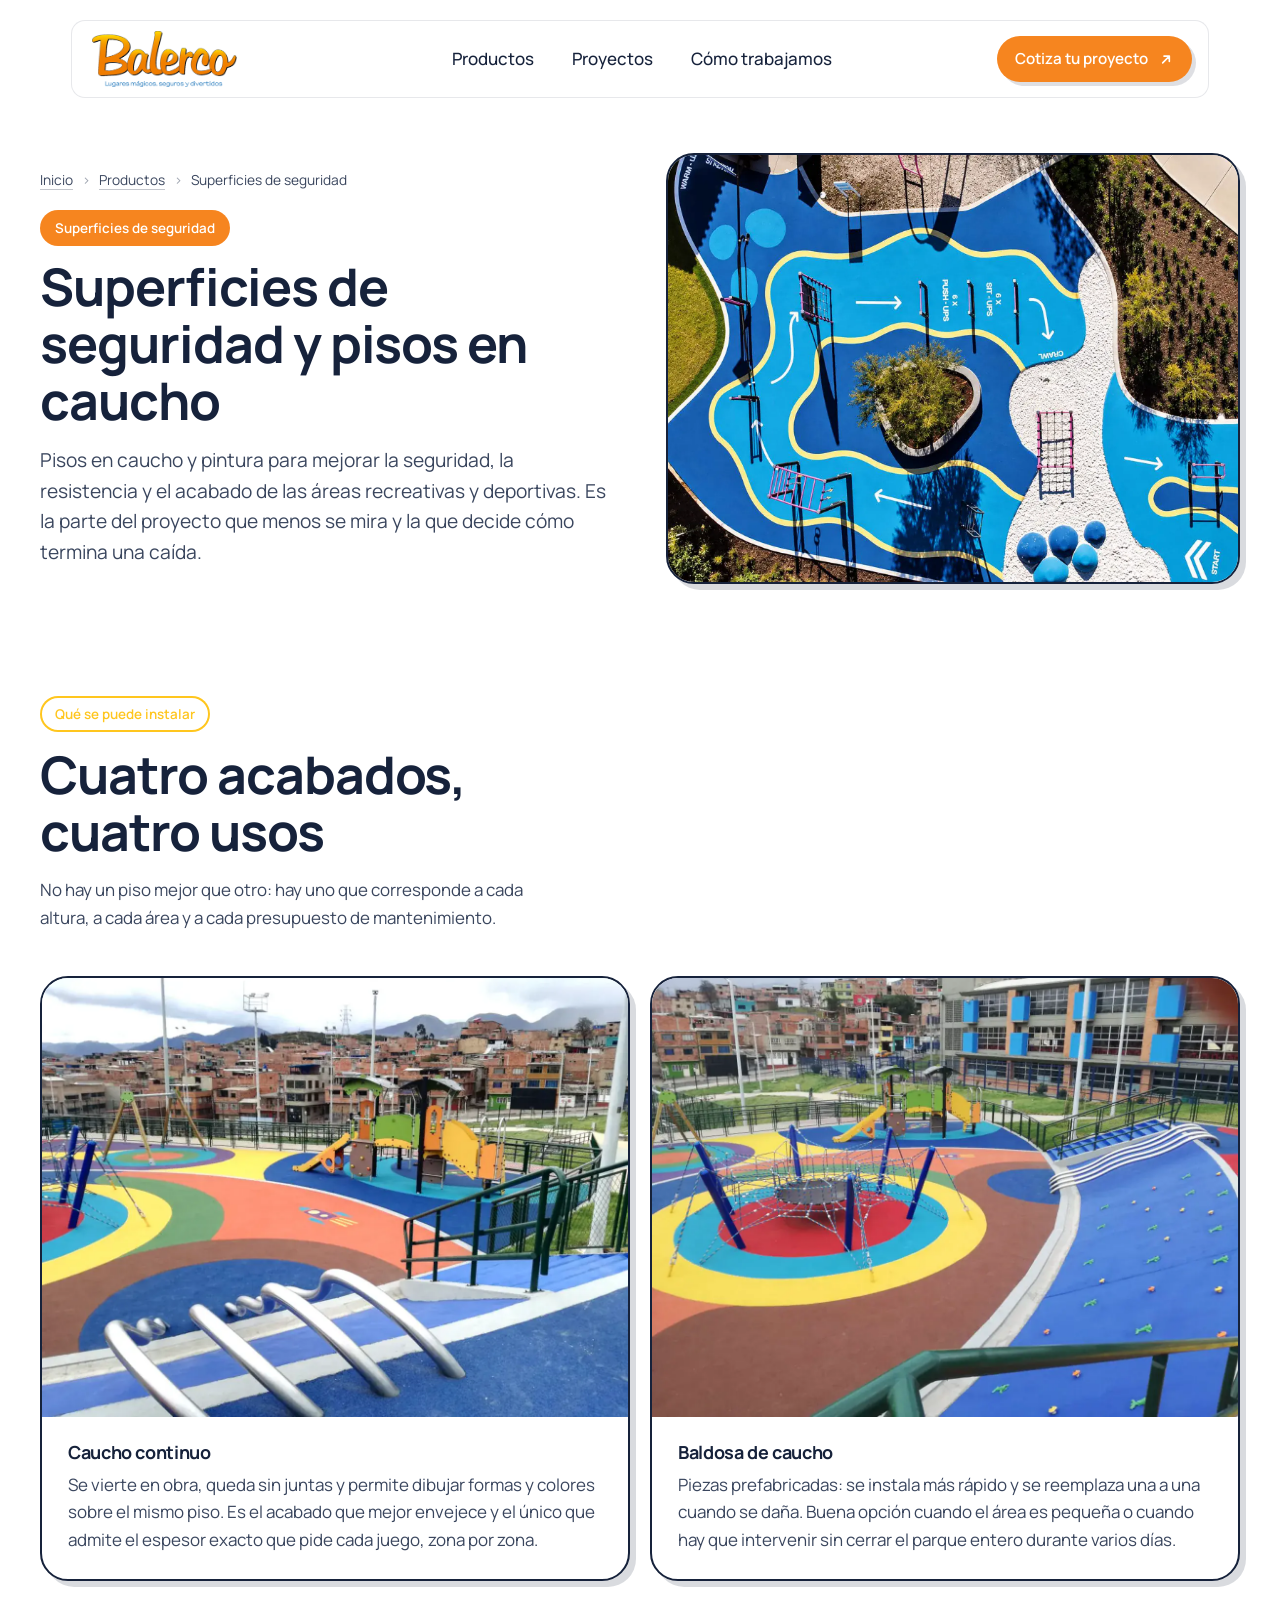
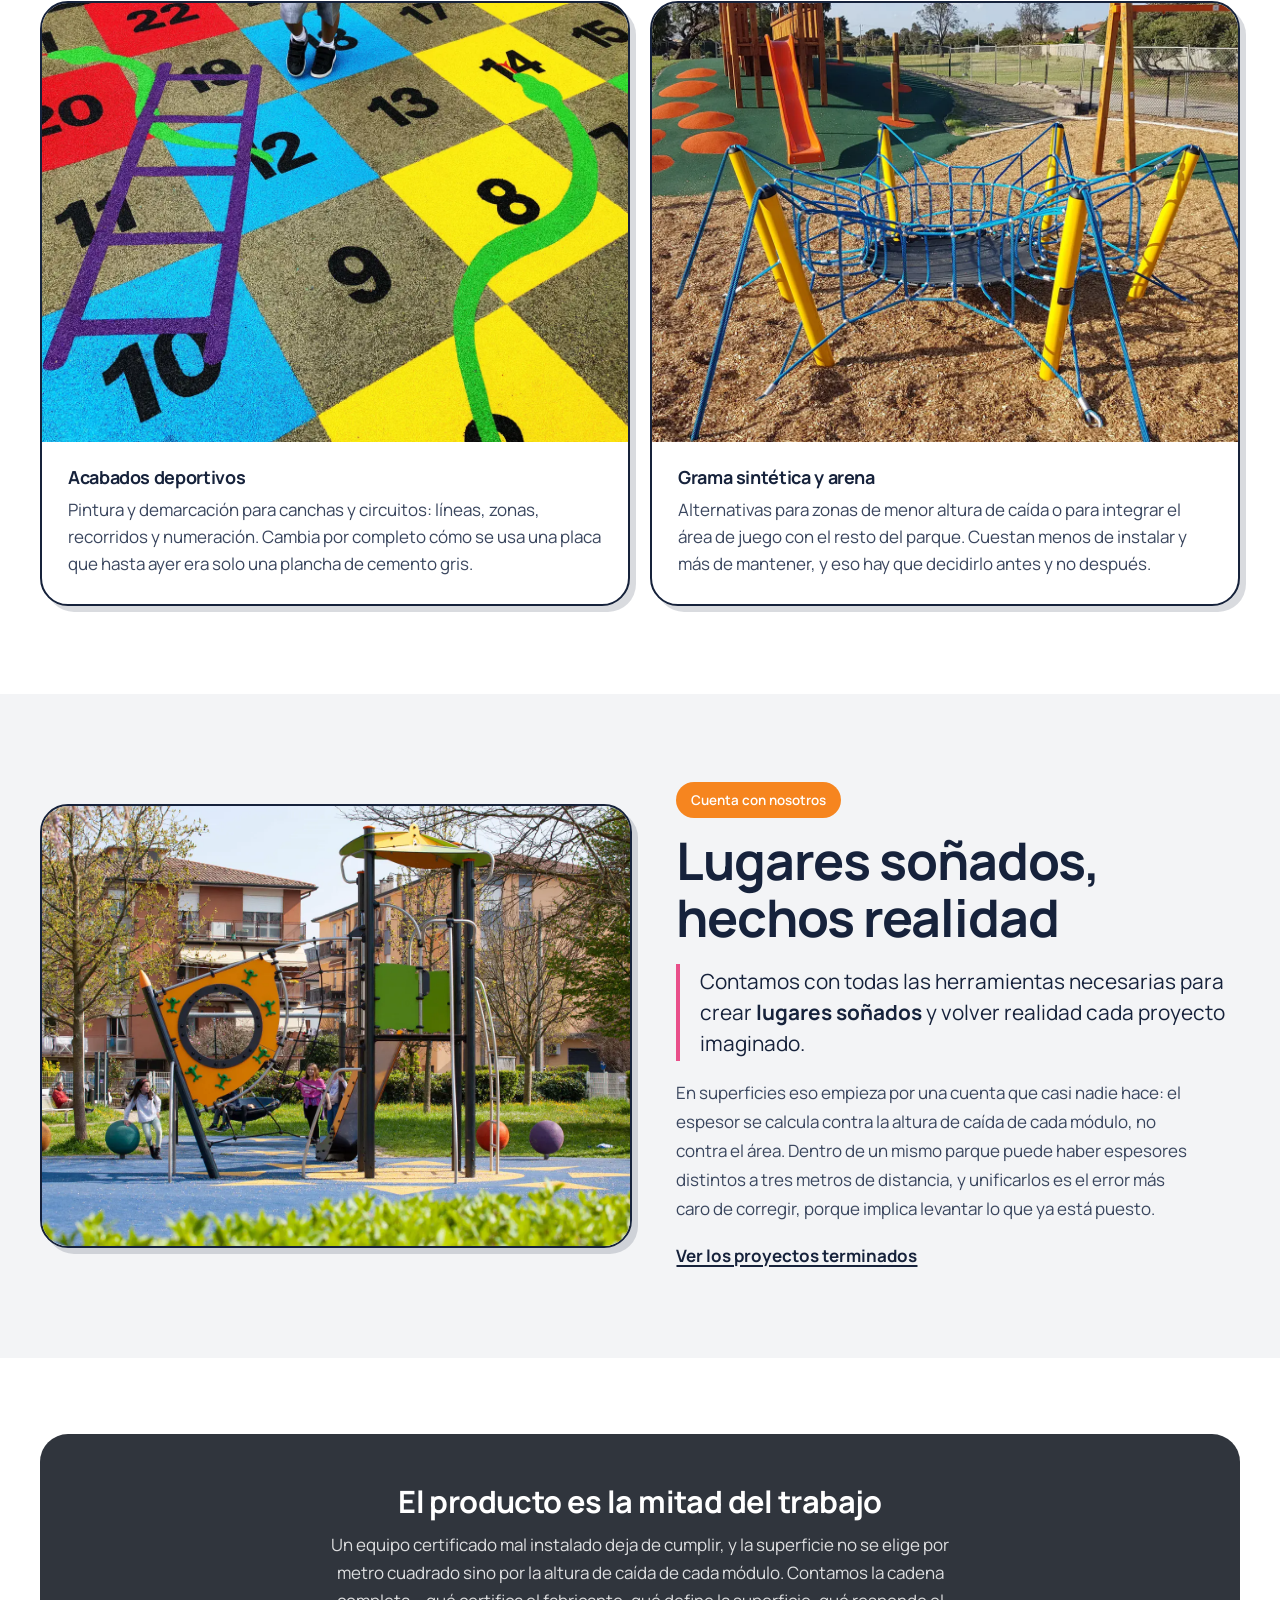
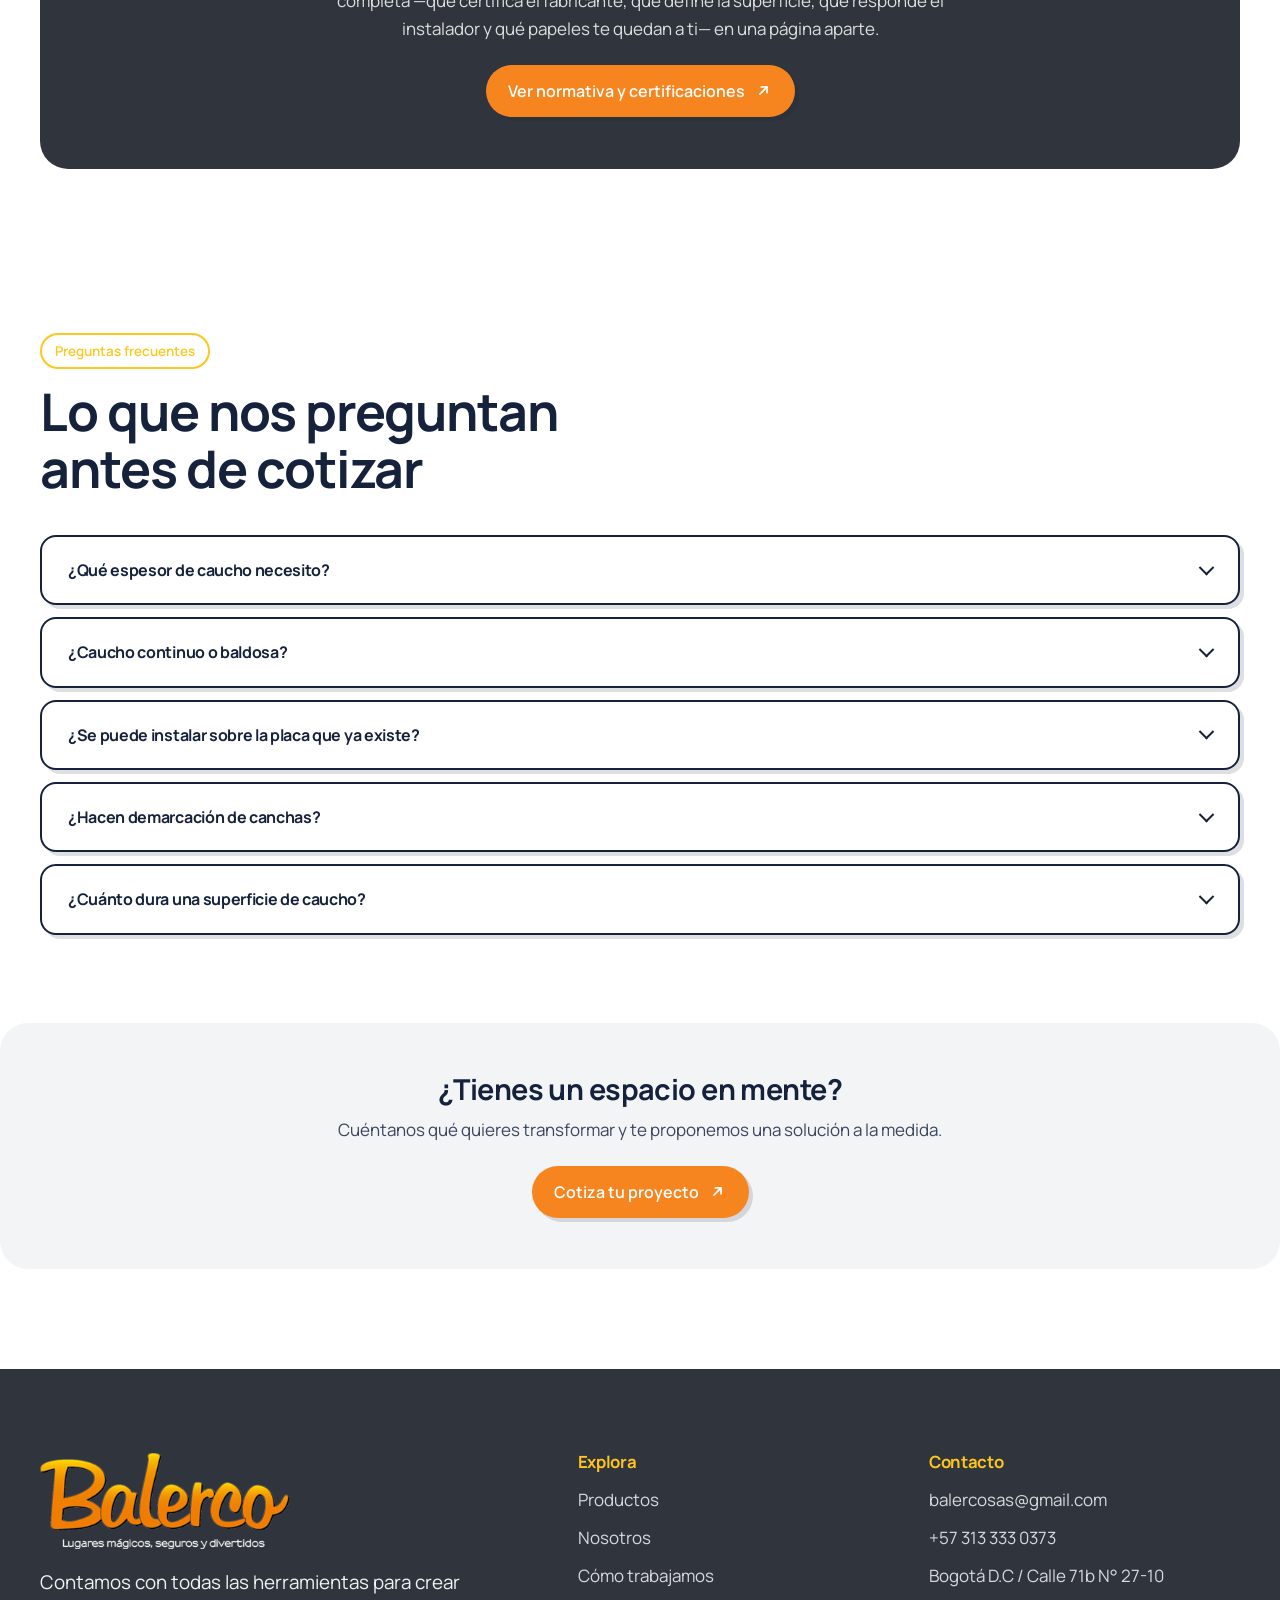
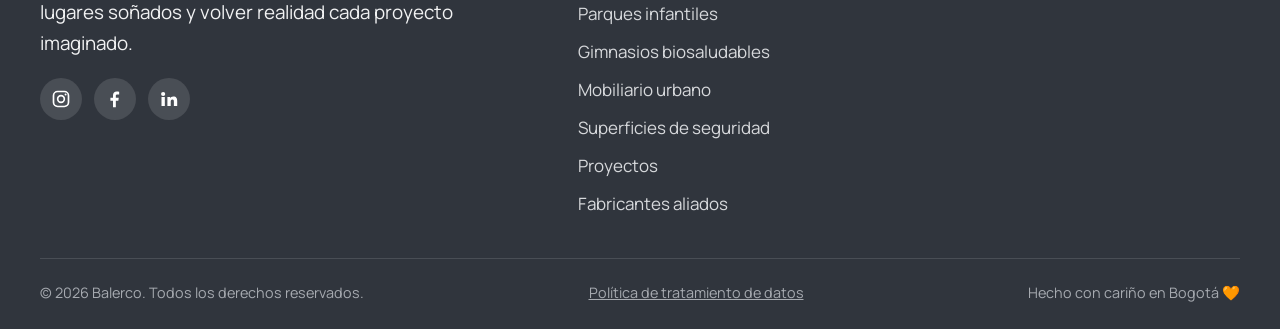
<file: superficies-de-seguridad.html>
<!DOCTYPE html>
<html lang="es">
<head>
  <meta charset="UTF-8" />
  <meta name="viewport" content="width=device-width, initial-scale=1.0" />

  <!-- ============================================================
       SEO — TÍTULO Y DESCRIPCIÓN
       Edita estas líneas con tus palabras clave principales.
       ============================================================ -->
  <title>Superficies de seguridad y pisos en caucho en Bogotá | Balerco</title>
  <meta name="description" content="Caucho continuo, baldosa, grama sintética y demarcación deportiva para áreas recreativas. El espesor se calcula contra la altura de caída de cada juego." />
  <meta name="author" content="Balerco" />
  <meta name="robots" content="index, follow" />
  <link rel="canonical" href="https://balerco.co/superficies-de-seguridad.html" />
  <meta name="theme-color" content="#F6851F" />

  <!-- Open Graph / redes sociales -->
  <meta property="og:type" content="article" />
  <meta property="og:site_name" content="Balerco" />
  <meta property="og:locale" content="es_CO" />
  <meta property="og:title" content="Superficies de seguridad y pisos en caucho | Balerco" />
  <meta property="og:description" content="Caucho continuo, baldosa, grama sintética y acabados deportivos en Bogotá y toda Colombia." />
  <meta property="og:url" content="https://balerco.co/superficies-de-seguridad.html" />
  <meta property="og:image" content="https://balerco.co/assets/img/og-image.png" />
  <meta property="og:image:width" content="1200" />
  <meta property="og:image:height" content="630" />
  <meta property="og:image:alt" content="Balerco — Creamos lugares mágicos, seguros y divertidos" />
  <meta name="twitter:card" content="summary_large_image" />
  <meta name="twitter:title" content="Balerco | Lugares mágicos, seguros y divertidos" />
  <meta name="twitter:description" content="Parques infantiles, gimnasios biosaludables y mobiliario urbano en Bogotá y toda Colombia." />
  <meta name="twitter:image" content="https://balerco.co/assets/img/og-image.png" />

  <!-- Íconos y manifiesto -->
  <link rel="icon" href="assets/img/favicon.svg" type="image/svg+xml" />
  <link rel="apple-touch-icon" href="assets/img/apple-touch-icon.png" />
  <link rel="manifest" href="site.webmanifest" />

  <!-- Tipografías -->
  <link rel="preconnect" href="https://fonts.googleapis.com" />
  <link rel="preconnect" href="https://fonts.gstatic.com" crossorigin />
  <link href="https://fonts.googleapis.com/css2?family=Manrope:wght@400;500;600;700;800&display=swap" rel="stylesheet" />

  <link rel="stylesheet" href="assets/css/lenis.min.css" />
  <link rel="stylesheet" href="assets/css/styles.css?v=173" />

  <!-- ============================================================
       SEO — DATOS ESTRUCTURADOS (JSON-LD)
       Google usa esto para tu ficha de negocio local.
       Actualiza teléfono, dirección y redes con tus datos reales.
       ============================================================ -->
  <script type="application/ld+json">
{
  "@context": "https://schema.org",
  "@graph": [
    {
      "@type": "BreadcrumbList",
      "itemListElement": [
        {
          "@type": "ListItem",
          "position": 1,
          "name": "Inicio",
          "item": "https://balerco.co/"
        },
        {
          "@type": "ListItem",
          "position": 2,
          "name": "Productos",
          "item": "https://balerco.co/#productos"
        },
        {
          "@type": "ListItem",
          "position": 3,
          "name": "Superficies de seguridad",
          "item": "https://balerco.co/superficies-de-seguridad.html"
        }
      ]
    },
    {
      "@type": "Service",
      "name": "Superficies de seguridad",
      "serviceType": "Diseño, fabricación e instalación de superficies de seguridad",
      "provider": {
        "@type": "LocalBusiness",
        "name": "Balerco",
        "url": "https://balerco.co/"
      },
      "areaServed": {
        "@type": "Country",
        "name": "Colombia"
      },
      "url": "https://balerco.co/superficies-de-seguridad.html",
      "hasOfferCatalog": {
        "@type": "OfferCatalog",
        "name": "Líneas de superficies de seguridad",
        "itemListElement": [
          {
            "@type": "Offer",
            "itemOffered": {
              "@type": "Service",
              "name": "Caucho continuo"
            }
          },
          {
            "@type": "Offer",
            "itemOffered": {
              "@type": "Service",
              "name": "Baldosa de caucho"
            }
          },
          {
            "@type": "Offer",
            "itemOffered": {
              "@type": "Service",
              "name": "Acabados deportivos"
            }
          },
          {
            "@type": "Offer",
            "itemOffered": {
              "@type": "Service",
              "name": "Grama sintética y arena"
            }
          }
        ]
      }
    },
    {
      "@type": "FAQPage",
      "mainEntity": [
        {
          "@type": "Question",
          "name": "¿Qué espesor de caucho necesito?",
          "acceptedAnswer": {
            "@type": "Answer",
            "text": "El que pida la altura de caída crítica del juego que va encima, declarada en su ficha técnica. No se calcula por área ni se unifica: dentro del mismo parque puede haber espesores distintos. Si nos pasas las fichas de los juegos, te decimos exactamente qué lleva cada zona."
          }
        },
        {
          "@type": "Question",
          "name": "¿Caucho continuo o baldosa?",
          "acceptedAnswer": {
            "@type": "Answer",
            "text": "El continuo queda sin juntas, permite diseño libre y envejece mejor, pero se instala en obra y necesita condiciones de clima. La baldosa se monta más rápido y se repara pieza por pieza, que es una ventaja real cuando no se puede cerrar el espacio. En áreas pequeñas suele ganar la baldosa; en parques completos, el continuo."
          }
        },
        {
          "@type": "Question",
          "name": "¿Se puede instalar sobre la placa que ya existe?",
          "acceptedAnswer": {
            "@type": "Answer",
            "text": "Muchas veces sí, y es lo más económico. Depende del estado de la placa, de su drenaje y de su nivel: una base que acumula agua arruina cualquier superficie en poco tiempo. Lo revisamos en sitio antes de cotizar."
          }
        },
        {
          "@type": "Question",
          "name": "¿Hacen demarcación de canchas?",
          "acceptedAnswer": {
            "@type": "Answer",
            "text": "Sí, pintura y demarcación deportiva para canchas, circuitos de ejercicio y recorridos. Es de las intervenciones con mejor relación entre costo y cambio visible, sobre todo en placas que ya existen."
          }
        },
        {
          "@type": "Question",
          "name": "¿Cuánto dura una superficie de caucho?",
          "acceptedAnswer": {
            "@type": "Answer",
            "text": "Más de lo que la gente espera si la base está bien hecha, y mucho menos si no. Lo que la acorta casi siempre es el drenaje, no el uso. Por eso insistimos en revisar la base antes y no empezar por el color."
          }
        }
      ]
    }
  ]
}
  </script>
</head>

<body>
  <a class="skip-link" href="#main">Saltar al contenido</a>

  <header class="nav" id="top">
    <div class="nav__inner">
      <a class="nav__brand" href="index.html#top" aria-label="Balerco — inicio">
        <img class="brand-logo" src="assets/img/logo.png" width="346" height="133"
             alt="Balerco — Lugares mágicos, seguros y divertidos" />
      </a>

      <nav class="nav__links" aria-label="Navegación principal">
        <a href="index.html#productos">Productos</a>
        <a href="proyectos.html">Proyectos</a>
        <a href="como-trabajamos.html" aria-current="page">Cómo trabajamos</a>
      </nav>

      <a class="btn btn--nav" href="index.html#contacto">
        Cotiza tu proyecto
        <span class="btn__arrow" aria-hidden="true"><svg viewBox="0 0 24 24" width="17" height="17"><path d="M7 17 L17 7 M9 7 h8 v8" stroke="currentColor" stroke-width="2.4" fill="none" stroke-linecap="round" stroke-linejoin="round"/></svg><svg viewBox="0 0 24 24" width="17" height="17"><path d="M7 17 L17 7 M9 7 h8 v8" stroke="currentColor" stroke-width="2.4" fill="none" stroke-linecap="round" stroke-linejoin="round"/></svg></span>
      </a>

      <button class="nav__toggle" aria-label="Abrir menú" aria-expanded="false" aria-controls="mobileMenu">
        <span></span><span></span><span></span>
      </button>
    </div>

    <div class="nav__mobile" id="mobileMenu" hidden>
      <a href="index.html#productos">Productos</a>
      <a href="proyectos.html">Proyectos</a>
      <a href="como-trabajamos.html">Cómo trabajamos</a>
      <a href="index.html#contacto" class="nav__mobile-cta">Cotiza tu proyecto</a>
    </div>
  </header>

  <main id="main">

    <!-- ===================== ENCABEZADO DE PÁGINA ===================== -->
    <section class="pagehead" aria-labelledby="ph-title">
      <div class="pagehead__inner pagehead__inner--producto">
        <div class="pagehead__texto">
        <nav class="migas" aria-label="Ruta">
          <a href="index.html">Inicio</a> <span aria-hidden="true">›</span>
          <a href="index.html#productos">Productos</a> <span aria-hidden="true">›</span>
          <span>Superficies de seguridad</span>
        </nav>
        <span class="tag tag--orange">Superficies de seguridad</span>
        <h1 class="section-title" id="ph-title">Superficies de seguridad y pisos en caucho</h1>
        <p class="pagehead__lead">
          Pisos en caucho y pintura para mejorar la seguridad, la resistencia y el acabado de las áreas recreativas y deportivas. Es la parte del proyecto que menos se mira y la que decide cómo termina una caída.
        </p>
        </div>
        <div class="pagehead__foto">
          <img src="assets/img/productos/superficie-deportiva-demarcacion-ancho.webp"
               alt="Vista aérea de una superficie deportiva en caucho azul con demarcación de un circuito de ejercicio"
               width="1600" height="1200" fetchpriority="high" decoding="async" />
        </div>
      </div>
    </section>

    <!-- ===================== LÍNEAS =====================
         Estas cuatro fotos son obra de Balerco, bajadas de balerco.co, que
         tiene los originales a 1000-2000 px. El Instagram sirve recortes de
         640 px si uno no inicia sesión, así que no compensaba.
         Dos columnas y no tres: con cuatro tarjetas, tres columnas dejan un
         hueco en la segunda fila. -->
    <section class="tipos" aria-labelledby="tipos-title">
      <div class="tipos__inner">
        <div class="section-head">
          <span class="tag tag--outline">Qué se puede instalar</span>
          <h2 class="section-title" id="tipos-title">Cuatro acabados, cuatro usos</h2>
          <p class="section-sub">No hay un piso mejor que otro: hay uno que corresponde a cada altura, a cada área y a cada presupuesto de mantenimiento.</p>
        </div>

        <div class="tipos__grid tipos__grid--dos">
          <article class="tipo">
            <img src="assets/img/superficies/caucho-continuo.webp" alt="Zona de juego sobre una superficie continua de caucho de colores, con Bogotá al fondo" loading="lazy" width="1200" height="900" />
            <div class="tipo__body">
              <h3>Caucho continuo</h3>
              <p>Se vierte en obra, queda sin juntas y permite dibujar formas y colores sobre el mismo piso. Es el acabado que mejor envejece y el único que admite el espesor exacto que pide cada juego, zona por zona.</p>
            </div>
          </article>

          <article class="tipo">
            <img src="assets/img/superficies/baldosa-caucho.webp" alt="Área recreativa con superficie de caucho en varios colores alrededor de un módulo de juego" loading="lazy" width="1200" height="900" />
            <div class="tipo__body">
              <h3>Baldosa de caucho</h3>
              <p>Piezas prefabricadas: se instala más rápido y se reemplaza una a una cuando se daña. Buena opción cuando el área es pequeña o cuando hay que intervenir sin cerrar el parque entero durante varios días.</p>
            </div>
          </article>

          <article class="tipo">
            <img src="assets/img/superficies/acabado-deportivo.webp" alt="Rayuela y serpiente pintadas sobre una superficie de caucho de colores" loading="lazy" width="1200" height="900" />
            <div class="tipo__body">
              <h3>Acabados deportivos</h3>
              <p>Pintura y demarcación para canchas y circuitos: líneas, zonas, recorridos y numeración. Cambia por completo cómo se usa una placa que hasta ayer era solo una plancha de cemento gris.</p>
            </div>
          </article>

          <article class="tipo">
            <img src="assets/img/superficies/grama-y-arena.webp" alt="Domo de cuerdas instalado sobre un área de arena en un parque" loading="lazy" width="1200" height="900" />
            <div class="tipo__body">
              <h3>Grama sintética y arena</h3>
              <p>Alternativas para zonas de menor altura de caída o para integrar el área de juego con el resto del parque. Cuestan menos de instalar y más de mantener, y eso hay que decidirlo antes y no después.</p>
            </div>
          </article>
        </div>
      </div>
    </section>

    <!-- ===================== FRANJA ===================== -->
    <section class="obra" aria-labelledby="obra-title">
      <div class="obra__inner">
        <figure class="obra__foto">
          <img src="assets/img/proyectos/parque-modular-caucho-azul.webp" alt="Parque modular sobre una superficie continua de caucho azul con figuras amarillas"
               loading="lazy" width="1400" height="1050" />
        </figure>
        <div class="obra__texto">
          <span class="tag tag--orange">Cuenta con nosotros</span>
          <h2 class="section-title" id="obra-title">Lugares soñados, hechos realidad</h2>
          <blockquote class="obra__cita">
            <p>Contamos con todas las herramientas necesarias para crear <strong>lugares soñados</strong> y volver realidad cada proyecto imaginado.</p>
          </blockquote>
          <p class="obra__cuerpo">En superficies eso empieza por una cuenta que casi nadie hace: el espesor se calcula contra la altura de caída de cada módulo, no contra el área. Dentro de un mismo parque puede haber espesores distintos a tres metros de distancia, y unificarlos es el error más caro de corregir, porque implica levantar lo que ya está puesto.</p>
          <a class="obra__enlace" href="proyectos.html">Ver los proyectos terminados</a>
        </div>
      </div>
    </section>

    <!-- ===================== NORMATIVA (resumen + enlace) ===================== -->
    <section class="pnorma" aria-labelledby="pnorma-title">
      <div class="pnorma__inner">
        <h2 id="pnorma-title">El producto es la mitad del trabajo</h2>
        <p>
          Un equipo certificado mal instalado deja de cumplir, y la superficie no
          se elige por metro cuadrado sino por la altura de caída de cada módulo.
          Contamos la cadena completa —qué certifica el fabricante, qué define la
          superficie, qué responde el instalador y qué papeles te quedan a ti— en
          una página aparte.
        </p>
        <a class="btn btn--primary" href="como-trabajamos.html#normativa">
          Ver normativa y certificaciones
          <span class="btn__arrow" aria-hidden="true"><svg viewBox="0 0 24 24" width="17" height="17"><path d="M7 17 L17 7 M9 7 h8 v8" stroke="currentColor" stroke-width="2.4" fill="none" stroke-linecap="round" stroke-linejoin="round"/></svg><svg viewBox="0 0 24 24" width="17" height="17"><path d="M7 17 L17 7 M9 7 h8 v8" stroke="currentColor" stroke-width="2.4" fill="none" stroke-linecap="round" stroke-linejoin="round"/></svg></span>
        </a>
      </div>
    </section>

    <!-- ===================== PREGUNTAS FRECUENTES =====================
         Marcado como FAQPage en la cabecera. El texto de aquí y el del
         marcado tienen que decir lo mismo: si se cambia uno, se cambia el
         otro, porque Google castiga que no coincidan. -->
    <section class="faq" aria-labelledby="faq-title">
      <div class="faq__inner">
        <div class="section-head">
          <span class="tag tag--outline">Preguntas frecuentes</span>
          <h2 class="section-title" id="faq-title">Lo que nos preguntan antes de cotizar</h2>
        </div>
        <div class="faq__list">
          <details class="qa">
            <summary><h3>¿Qué espesor de caucho necesito?</h3></summary>
            <div class="qa__body"><p>El que pida la altura de caída crítica del juego que va encima, declarada en su ficha técnica. No se calcula por área ni se unifica: dentro del mismo parque puede haber espesores distintos. Si nos pasas las fichas de los juegos, te decimos exactamente qué lleva cada zona.</p></div>
          </details>
          <details class="qa">
            <summary><h3>¿Caucho continuo o baldosa?</h3></summary>
            <div class="qa__body"><p>El continuo queda sin juntas, permite diseño libre y envejece mejor, pero se instala en obra y necesita condiciones de clima. La baldosa se monta más rápido y se repara pieza por pieza, que es una ventaja real cuando no se puede cerrar el espacio. En áreas pequeñas suele ganar la baldosa; en parques completos, el continuo.</p></div>
          </details>
          <details class="qa">
            <summary><h3>¿Se puede instalar sobre la placa que ya existe?</h3></summary>
            <div class="qa__body"><p>Muchas veces sí, y es lo más económico. Depende del estado de la placa, de su drenaje y de su nivel: una base que acumula agua arruina cualquier superficie en poco tiempo. Lo revisamos en sitio antes de cotizar.</p></div>
          </details>
          <details class="qa">
            <summary><h3>¿Hacen demarcación de canchas?</h3></summary>
            <div class="qa__body"><p>Sí, pintura y demarcación deportiva para canchas, circuitos de ejercicio y recorridos. Es de las intervenciones con mejor relación entre costo y cambio visible, sobre todo en placas que ya existen.</p></div>
          </details>
          <details class="qa">
            <summary><h3>¿Cuánto dura una superficie de caucho?</h3></summary>
            <div class="qa__body"><p>Más de lo que la gente espera si la base está bien hecha, y mucho menos si no. Lo que la acorta casi siempre es el drenaje, no el uso. Por eso insistimos en revisar la base antes y no empezar por el color.</p></div>
          </details>
        </div>
      </div>
    </section>

    <section class="pagecta">
      <div class="pagecta__inner">
        <h2>¿Tienes un espacio en mente?</h2>
        <p>Cuéntanos qué quieres transformar y te proponemos una solución a la medida.</p>
        <a class="btn btn--primary" href="index.html#contacto">
          Cotiza tu proyecto
          <span class="btn__arrow" aria-hidden="true"><svg viewBox="0 0 24 24" width="17" height="17"><path d="M7 17 L17 7 M9 7 h8 v8" stroke="currentColor" stroke-width="2.4" fill="none" stroke-linecap="round" stroke-linejoin="round"/></svg><svg viewBox="0 0 24 24" width="17" height="17"><path d="M7 17 L17 7 M9 7 h8 v8" stroke="currentColor" stroke-width="2.4" fill="none" stroke-linecap="round" stroke-linejoin="round"/></svg></span>
        </a>
      </div>
    </section>
</main>

  <footer class="footer">
    <div class="footer__inner">
      <div class="footer__brand">
        <img class="brand-logo brand-logo--footer" src="assets/img/logo-footer.png" width="346" height="133"
             alt="Balerco — Lugares mágicos, seguros y divertidos" />
        <p class="footer__pitch">
          Contamos con todas las herramientas para crear lugares soñados y volver
          realidad cada proyecto imaginado.
        </p>
        <div class="footer__social" aria-label="Redes sociales">
          <a href="https://www.instagram.com/balerco_lugaresmagicos/" target="_blank" rel="noopener" aria-label="Instagram">
            <svg viewBox="0 0 24 24" width="20" height="20" fill="none" stroke="currentColor" stroke-width="2"><rect x="3" y="3" width="18" height="18" rx="5"/><circle cx="12" cy="12" r="4"/><circle cx="17.5" cy="6.5" r="1.2" fill="currentColor" stroke="none"/></svg>
          </a>
          <a href="https://www.facebook.com/p/Balerco-SAS-61558628185454/" target="_blank" rel="noopener" aria-label="Facebook">
            <svg viewBox="0 0 24 24" width="20" height="20" fill="currentColor"><path d="M13 22v-8h3l.5-3.5H13V8.2c0-1 .3-1.7 1.8-1.7H17V3.3C16.6 3.2 15.4 3 14.1 3 11.4 3 9.6 4.6 9.6 7.6v2.9H6.5V14h3.1v8H13z"/></svg>
          </a>
          <a href="https://www.linkedin.com/company/balerco-sas" target="_blank" rel="noopener" aria-label="LinkedIn">
            <svg viewBox="0 0 24 24" width="20" height="20" fill="currentColor"><path d="M4.98 3.5a2.5 2.5 0 1 1 0 5 2.5 2.5 0 0 1 0-5zM3 9.5h4v11H3v-11zm6.5 0h3.8v1.5h.05c.53-.95 1.82-1.95 3.75-1.95 4 0 4.75 2.5 4.75 5.75v5.7h-4v-5.05c0-1.2-.02-2.75-1.75-2.75-1.75 0-2.02 1.3-2.02 2.66v5.14h-4v-11z"/></svg>
          </a>
        </div>
      </div>

      <nav class="footer__col" aria-label="Enlaces">
        <h2>Explora</h2>
        <a href="index.html#productos">Productos</a>
        <a href="index.html#nosotros">Nosotros</a>
        <a href="como-trabajamos.html">Cómo trabajamos</a>
        <a href="parques-infantiles.html">Parques infantiles</a>
        <a href="gimnasios-biosaludables.html">Gimnasios biosaludables</a>
        <a href="mobiliario-urbano.html">Mobiliario urbano</a>
        <a href="superficies-de-seguridad.html">Superficies de seguridad</a>
        <a href="proyectos.html">Proyectos</a>
        <a href="marcas.html">Fabricantes aliados</a>
      </nav>

      <div class="footer__col">
        <h2>Contacto</h2>
        <a href="mailto:balercosas@gmail.com">balercosas@gmail.com</a>
        <a href="tel:+573133330373">+57 313 333 0373</a>
        <span>Bogotá D.C / Calle 71b N° 27-10</span>
      </div>
    </div>

    <div class="footer__bar">
      <span>© <span id="year"></span> Balerco. Todos los derechos reservados.</span>
      <a href="politica-de-datos.html">Política de tratamiento de datos</a>
      <span>Hecho con cariño en Bogotá 🧡</span>
    </div>
  </footer>

  <script src="assets/js/lenis.min.js" defer></script>
  <script src="assets/js/main.js?v=49" defer></script>
</body>
</html>
</file>
<file: assets/css/styles.css>
/* ============================================================
   BALERCO — hoja de estilos
   Sistema: base crema cálida, tinta navy, naranja de marca
   y una paleta "caja de juguetes" (sol, cielo, pasto, cereza).
   ============================================================ */

/* ---------- Tokens ---------- */
:root {
  --cream:      #FFFFFF;   /* fondo base de la página (blanco) */
  --cream-2:    #F3F4F6;   /* gris casi blanco solo para separar UI pequeña (formulario, hover, menú) */
  --ink:        #16223B;
  --slate:      #30353D;   /* pizarra del pie y del destacado */
  --ink-soft:   #3a465e;
  --white:      #FFFFFF;

  /* Acentos de marca. Cada color vive en DOS versiones y el sitio entero usa
     solo estas: la VIVA para fondos decorativos (tintes de foto, formas) y la
     PROFUNDA para cualquier superficie que lleve texto blanco encima.
     Asi no se mezclan paletas distintas de una seccion a otra.            */
  --orange:     #F6851F;   --orange-deep: #B3490A;
  --sun:        #FFC61E;   --sun-deep:    #9C6200;
  --sky:        #1FA6E0;   --sky-deep:    #12628F;
  --grass:      #43B54A;   --grass-deep:  #2A7C30;
  --berry:      #E94F8A;   --berry-deep:  #D2336F;  /* cereza que admite texto blanco */

  --orange-2:   #FBB03B;   /* solo decorativo (formas de la misión) */
  --orange-ink: #8A3408;   /* texto secundario sobre fondos claros cálidos */
  --berry-ink:  #B01E55;   /* cereza legible sobre fondo claro: el --berry no llega a 4.5:1 */

  /* tarjetas de "por qué Balerco": un tono, pendiente del manual de marca */
  --valor-fondo: #F7F8FA;
  --valor-texto: var(--ink);
  --valor-icono: var(--ink);

  --radius:     28px;
  --radius-sm:  16px;
  --radius-pill:999px;

  --shadow-toy: 6px 6px 0 rgba(22,34,59,.16);
  --shadow-toy-sm: 4px 4px 0 rgba(22,34,59,.14);

  --maxw: 1320px;   /* el contenedor del sitio: más ancho = márgenes menos agresivos
                       y el hero encoge menos, porque su tarjeta final es este mismo borde */
  --gap: clamp(24px, 4vw, 40px);
  /* ancho interior real del contenido (contenedor − canal) → todos los bloques alinean al mismo borde */
  --content-w: calc(var(--maxw) - 2 * var(--gap));
  /* cuánto se mete la barra del nav respecto al borde de la tarjeta del hero:
     en la referencia son ~35px en un portátil */
  --nav-inset: clamp(10px, 2.4vw, 40px);
  /* la tarjeta final del hero ya NO se ata al borde del contenido: queda más
     ancha que las secciones, como en la referencia (allí el hero encogido
     ocupa ~92% y el contenido ~80%) */
  /* margen lateral de la tarjeta final del hero, en % del ancho de pantalla.
     En .hero__frame se limita además para que la tarjeta SIEMPRE quede más
     ancha que las secciones de abajo (si no, el acordeón se le sale). */
  --hero-inset: clamp(16px, 7vw, 200px);
  --content-inset: max(var(--gap), (100% - var(--maxw)) / 2 + var(--gap));
  --frame-inset: min(var(--hero-inset), var(--content-inset) * .78);
  /* Un gemelo de --frame-inset medido contra la ventana en vez de contra el
     elemento. --content-inset lleva un 100% dentro, y un porcentaje dentro de
     una variable se resuelve contra QUIEN la usa: sobre el marco del hero vale
     112 px, pero sobre el botón, que mide 262 px, valía 31. Medido en vw el
     número es el mismo en todas partes, que es justo lo que necesitan el
     recorte y el texto para cuadrar entre sí. */
  --content-inset-vw: max(var(--gap), (100vw - var(--maxw)) / 2 + var(--gap));
  --hero-shift: min(var(--hero-inset), var(--content-inset-vw) * .78);
  /* corte inferior de la tarjeta del hero. OJO: .products se sube justo este
     valor para tucarse bajo la tarjeta, así que los dos deben leer el token. */
  --hero-bottom: clamp(28px, 5.5vh, 80px);

  --font-display: "Manrope", system-ui, -apple-system, sans-serif;
  --font-body: "Manrope", system-ui, -apple-system, sans-serif;

  --ease: cubic-bezier(.22,.61,.36,1);
}

/* ---------- Reset base ---------- */
*, *::before, *::after { box-sizing: border-box; }

html { scroll-behavior: smooth; -webkit-text-size-adjust: 100%; scroll-padding-top: 116px;   /* borde inferior de la barra (99px) + aire */ }
html.lenis { scroll-behavior: auto; }           /* Lenis gestiona la suavidad del scroll */
html.lenis, html.lenis body { height: auto; }

body {
  margin: 0;
  font-family: var(--font-body);
  color: var(--ink);
  background: var(--cream);
  line-height: 1.65;
  /* 14px en móvil, que es lo que pide el comparativo, subiendo
     hasta los 17px de siempre en escritorio. */
  font-size: clamp(14px, 0.4vw + 12.6px, 17px);
  overflow-x: hidden;
}

img, svg { max-width: 100%; display: block; }
a { color: inherit; }

h1, h2, h3, h4 {
  font-family: var(--font-display);
  line-height: 1.1;
  margin: 0;
  font-weight: 700;
  letter-spacing: -0.02em;
}

p { margin: 0; }

.skip-link {
  position: absolute; left: -999px; top: 8px;
  background: var(--ink); color: #fff; padding: 10px 16px;
  border-radius: 10px; z-index: 200;
}
.skip-link:focus { left: 12px; }

:focus-visible {
  outline: 3px solid #1A8FC4;    /* azul un punto más profundo: 3.6:1 sobre blanco */
  outline-offset: 3px;
  border-radius: 6px;
}

/* ---------- Utilidades de sección ---------- */
.section-head {
  max-width: var(--maxw);
  margin: 0 auto;
  padding: 0 var(--gap);
}
.section-title {
  font-size: clamp(1.45rem, 4.84vw, 3.24rem);
  max-width: none;
  margin-top: 14px;
}
@media (min-width: 760px) {
  .section-title { max-width: 16ch; }
}
.section-sub {
  margin-top: 16px;
  max-width: 52ch;
  color: var(--ink-soft);
  font-size: clamp(.88rem, .55vw + .75rem, 1.06rem);
}

/* ---------- Etiquetas (pills) ---------- */
.tag {
  display: inline-block;
  font-family: var(--font-display);
  font-weight: 600;
  font-size: .84rem;
  padding: 7px 15px;
  border-radius: var(--radius-pill);
  color: #fff;
  background: var(--sun);
}
.tag--sun   { background: var(--sun); }
.tag--orange{ background: var(--orange); }
.tag--sky   { background: var(--sky); }
.tag--grass { background: var(--grass); }
.tag--berry { background: var(--berry-deep); }
.tag--outline {
  background: transparent;
  color: var(--sun);
  box-shadow: inset 0 0 0 2px currentColor;
}

/* ---------- Botones ---------- */
.btn {
  --btn-bg: var(--orange);
  --btn-fg: #fff;
  display: inline-flex;
  align-items: center;
  gap: 10px;
  font-family: var(--font-display);
  font-weight: 600;
  font-size: 1rem;
  padding: 13px 22px;
  border: none;
  border-radius: var(--radius-pill);
  background: var(--btn-bg);
  color: var(--btn-fg);
  cursor: pointer;
  text-decoration: none;
  transition: transform .18s var(--ease), box-shadow .18s var(--ease), background .18s var(--ease);
  box-shadow: var(--shadow-toy-sm);
}
.btn:hover { transform: translate(-2px, -2px); box-shadow: 7px 7px 0 rgba(22,34,59,.20); }
.btn:active { transform: translate(0,0); box-shadow: 2px 2px 0 rgba(22,34,59,.18); }

/* La flecha va suelta (sin el círculo navy) y en el hover se releva: la de
   arriba sale por la diagonal y entra otra desde abajo, en bucle continuo.
   El recorte del contenedor hace de máscara.                              */
.btn__arrow {
  display: inline-grid;
  width: 18px; height: 18px;
  overflow: hidden;
  color: inherit;
  flex: 0 0 auto;
}
.btn__arrow svg {
  grid-area: 1 / 1;
  transition: transform .42s cubic-bezier(.65, 0, .35, 1);
}
.btn__arrow svg:nth-child(2) { transform: translate(-125%, 125%); }
.btn:hover .btn__arrow svg:nth-child(1),
.btn:focus-visible .btn__arrow svg:nth-child(1) { transform: translate(125%, -125%); }
.btn:hover .btn__arrow svg:nth-child(2),
.btn:focus-visible .btn__arrow svg:nth-child(2) { transform: translate(0, 0); }

.btn--primary { --btn-bg: var(--orange); --btn-fg: #fff; }
.btn--ghost {
  --btn-bg: transparent; --btn-fg: var(--ink);
  box-shadow: inset 0 0 0 2px var(--ink);
  padding: 13px 22px;
}
.btn--ghost:hover { background: var(--ink); color: #fff; box-shadow: inset 0 0 0 2px var(--ink); transform: translate(-2px,-2px); }
/* El rotulo va en una sola linea, como en el comparativo: cabe de sobra
   en los 323 px que deja la tarjeta en un telefono de 375. */
.btn--wa { --btn-bg: var(--grass); --btn-fg: #fff; white-space: nowrap; }
/* sobre una banda de color el naranja del botón principal se pierde */
.btn--sobre-color { --btn-bg: var(--white); --btn-fg: var(--ink); }

.btn--block { width: 100%; justify-content: center; }

/* ---------- NAV (píldora flotante sobre el video) ---------- */
.nav {
  position: fixed;
  top: 0; left: 0; right: 0;
  z-index: 100;
  padding: 20px calc(var(--gap) + var(--nav-inset));
  pointer-events: none;          /* deja pasar los clics salvo en la píldora */
}
.nav__inner {
  max-width: calc(var(--content-w) - 2 * var(--nav-inset));
  margin: 0 auto;
  display: grid;
  grid-template-columns: 1fr auto 1fr;
  align-items: center;
  background: var(--white);
  border-radius: 14px;
  padding: 10px 16px 10px 20px;   /* el logo manda la altura; la pildora mide lo mismo que antes */
  pointer-events: auto;
  border: 1px solid rgba(22, 34, 59, .10);   /* define la píldora sobre fondo blanco (sin sombra) */
}
.nav__brand { justify-self: start; }
.nav__links { justify-self: center; }
.btn--nav { justify-self: end; }
.nav__brand { display: inline-flex; align-items: center; }
.brand-logo { height: 56px; width: auto; }

.nav__links {
  display: flex;
  gap: 6px;
}
.nav__links a {
  text-decoration: none;
  font-family: var(--font-display);
  font-weight: 500;
  padding: 8px 16px;
  border-radius: 9px;
  color: var(--ink);
  transition: background .16s var(--ease);
}
.nav__links a:hover { background: var(--cream-2); }

.btn--nav { padding: 10px 18px; font-size: .95rem; }
.btn--nav .btn__arrow { width: 16px; height: 16px; }

.nav__toggle {
  display: none;
  margin-left: auto;
  width: 44px; height: 44px;
  border: none; background: var(--cream-2);
  border-radius: 12px; cursor: pointer;
  flex-direction: column; gap: 5px;
  align-items: center; justify-content: center;
}
.nav__toggle span { width: 20px; height: 2.4px; background: var(--ink); border-radius: 2px; transition: .2s var(--ease); }
.nav__toggle[aria-expanded="true"] span:nth-child(1){ transform: translateY(7px) rotate(45deg); }
.nav__toggle[aria-expanded="true"] span:nth-child(2){ opacity: 0; }
.nav__toggle[aria-expanded="true"] span:nth-child(3){ transform: translateY(-7px) rotate(-45deg); }

.nav__mobile {
  max-width: calc(var(--content-w) - 2 * var(--nav-inset));
  margin: 8px auto 0;
  background: var(--white);
  border-radius: var(--radius-sm);
  padding: 10px;
  box-shadow: var(--shadow-toy-sm);
  display: none;
  flex-direction: column;
  pointer-events: auto;
}
.nav__mobile:not([hidden]) { display: flex; }
.nav__mobile a {
  text-decoration: none; font-family: var(--font-display); font-weight: 500;
  padding: 12px 14px; border-radius: 12px; color: var(--ink);
}
.nav__mobile a:hover { background: var(--cream-2); }
.nav__mobile a.nav__mobile-cta { background: var(--orange); color: #fff; text-align: center; margin-top: 4px; font-weight: 600; }

/* ---------- HERO (video que se encoge al hacer scroll) ---------- */
.hero { position: relative; }
.hero__track { height: 130vh; }                 /* el recorrido del pin (30vh) = el rango del encogimiento */
.hero__stage {
  position: sticky;
  top: 0;
  height: 100vh;
  overflow: hidden;
}
.hero__frame {
  /* pantalla completa (--sp:0) → tarjeta (--sp:1); el borde superior nunca se mueve.
     --sp lo controla el scroll con suavizado en JS, para un movimiento fluido.

     La tarjeta se RECORTA, no se encoge. Antes esto se hacía moviendo left,
     right y bottom: son propiedades de layout, así que en cada cuadro del
     scroll el navegador recalculaba la caja, object-fit volvía a encuadrar la
     foto y había que redibujarla a un tamaño distinto. Medido sobre el mismo
     recorrido: la mediana por cuadro pasaba de 6.1 ms a 12.1 ms y se perdían
     7 de cada 99 cuadros. Eso era el tirón que se veía al hacer scroll.
     Con clip-path la caja no cambia de tamaño nunca — solo se recorta lo que
     asoma —, así que no hay layout ni reencuadre: 6.1 ms y 1 cuadro de 99.
     Y de paso will-change ya no miente: nunca sirvió de nada sobre left,
     right y bottom, porque esas propiedades no se pueden componer en la GPU. */
  position: absolute;
  inset: 0;
  overflow: hidden;
  background: var(--ink);
  clip-path: inset(
    0
    calc(var(--sp, 0) * var(--hero-shift))
    calc(var(--sp, 0) * var(--hero-bottom))
    calc(var(--sp, 0) * var(--hero-shift))
    round calc(var(--sp, 0) * var(--radius))
  );
}
.hero__img {
  position: absolute; inset: 0;
  width: 100%; height: 100%;
  object-fit: cover;
}

/* ---- Acercamiento lento sobre la foto del cliente ----
   Solo escala, sin desplazamiento: al no moverse de lado nunca puede asomar
   un borde, por pequeño que sea el acercamiento. Va de ida y vuelta
   (alternate) para que no haya salto al reiniciar. 22s y un recorrido de
   16 puntos: antes eran 28s y 8 puntos, y el movimiento era tan lento
   (0.29% por segundo) que se leía como una foto quieta. Ahora avanza a
   0.73% por segundo, casi el triple, y se nota sin marear. Solo transform: no toca el
   layout y corre en la GPU.                                             */
@keyframes heroZoom {
  from { transform: scale(1.02); }
  to   { transform: scale(1.18); }
}
/* En teléfono la foto ya viene recortada a vertical y mucho más cerca: con
   el mismo recorrido se perderían el tobogán y los niños, que son justo lo
   que hace que se lea como parque. Mismo gesto, menos recorrido. */
@keyframes heroZoomMovil {
  from { transform: scale(1.02); }
  to   { transform: scale(1.12); }
}
.hero__img {
  animation: heroZoom 22s ease-in-out infinite alternate;
  will-change: transform;
}
@media (max-width: 759px) {
  .hero__img { animation-name: heroZoomMovil; }
}
/* Quien pidió menos movimiento ve la foto quieta. */
@media (prefers-reduced-motion: reduce) {
  .hero__img { animation: none; transform: none; }
}
/* El velo tenia la parte oscura abajo, que es donde estaba el texto. Ahora el
   bloque va centrado, asi que la zona oscura sube con el: sin esto el titular
   cae sobre el cielo y se vuelve ilegible. */
.hero__scrim {
  position: absolute; inset: 0;
  background:
    linear-gradient(to top,
      rgba(22,34,59,.78) 0%,
      rgba(22,34,59,.62) 34%,
      rgba(22,34,59,.52) 55%,
      rgba(22,34,59,.30) 78%,
      rgba(22,34,59,.10) 100%),
    linear-gradient(to right, rgba(22,34,59,.30), rgba(22,34,59,0) 55%);
}
/* El bloque acompaña al borde inferior de la tarjeta para seguir centrado en
   ella. Antes lo hacía solo, porque la caja se encogía de verdad; ahora que
   solo se recorta, hay que moverlo a mano. Es un transform, no cuesta nada. */
.hero__content {
  transform: translate(
    calc(var(--sp, 0) * var(--hero-shift)),
    calc(var(--sp, 0) * var(--hero-bottom) / -2)
  );
}
/* El botón va centrado en la tarjeta, y el centro de la tarjeta es el mismo
   que el del escenario porque el recorte es simétrico. Así que al botón hay
   que quitarle el desplazamiento que acaba de heredar del bloque. */
.hero__actions { transform: translateX(calc(var(--sp, 0) * var(--hero-shift) * -1)); }
/* En teléfono la tarjeta va a sangre por los lados: no hay nada que compensar. */
@media (max-width: 759px) {
  .hero__content { transform: translateY(calc(var(--sp, 0) * var(--hero-bottom) / -2)); }
  .hero__actions { transform: none; }
}
.hero__content {
  /* El comparativo del 4 de noviembre centra el bloque en la imagen; antes
     iba anclado abajo. El titular y el parrafo siguen alineados a la
     izquierda y solo el boton va centrado, tal como lo dibuja la maqueta. */
  position: absolute;
  inset: 0;
  display: flex;
  flex-direction: column;
  align-items: flex-start;
  justify-content: center;
  padding: clamp(28px, 5vw, 64px);
  color: #fff;
}
/* Orden: chips → titular → párrafo → botones (una sola columna) */
.hero__chips { display: flex; flex-wrap: wrap; gap: 10px; margin-bottom: clamp(14px, 1.6vw, 20px); }
/* El titular es el protagonista */
.hero__title {
  font-size: clamp(2.03rem, 4.65vw, 3.96rem);
  font-weight: 800;
  line-height: 1.02;
  letter-spacing: -0.03em;
  color: #fff;
  margin: 0;
  text-shadow: 0 2px 28px rgba(0, 0, 0, .28);
}
.hero__lead {
  margin-top: clamp(14px, 1.6vw, 20px);
  max-width: 52ch;
  font-size: 1.06rem;
  line-height: 1.55;
  color: #f2f4f8;
}
.hero__actions {
  display: flex; flex-wrap: nowrap; gap: 12px;
  margin-top: clamp(22px, 2.6vw, 32px);
  align-self: center;
}

/* La pastilla del hero deja ver la foto por detras: fondo navy translucido
   con contorno blanco, como en el comparativo. */
.btn--on-video {
  --btn-bg: rgba(22,34,59,.55);
  --btn-fg: #fff;
  box-shadow: inset 0 0 0 2px rgba(255,255,255,.9);
  padding: 13px 22px;
  -webkit-backdrop-filter: blur(4px);
  backdrop-filter: blur(4px);
}
.btn--on-video:hover {
  background: #fff; color: var(--ink);
  box-shadow: inset 0 0 0 2px #fff;
  transform: translate(-2px,-2px);
}

/* ---------- Franja de confianza ---------- */
.trust-band { padding: clamp(40px, 6vw, 72px) var(--gap) 0; }
.hero__trust {
  max-width: var(--content-w);
  margin: 0 auto;
  list-style: none;
  padding: 22px clamp(18px,3vw,32px);
  display: grid;
  grid-template-columns: repeat(4, 1fr);
  gap: 18px;
  background: var(--ink);
  color: var(--cream);
  border-radius: var(--radius);
  box-shadow: var(--shadow-toy);
}
.hero__trust li { display: flex; flex-direction: column; }
.hero__trust strong { font-family: var(--font-display); font-size: 1.3rem; color: var(--sun); }
.hero__trust span { font-size: .95rem; opacity: .85; }

/* ---------- MISIÓN (banda naranja a todo el ancho) ---------- */
.mission {
  margin-top: clamp(56px, 8vw, 104px);     /* respiro blanco tras la tarjeta del video */
  position: relative;
  overflow: hidden;
  background: var(--orange);               /* naranja de marca, igual que el hero */
  padding: clamp(72px, 10vw, 132px) var(--gap);
  text-align: center;
  color: #fff;
}
/* Adornos: el fondo queda plano y los iconos 3D y las burbujas se reparten
   alrededor del texto, algunos montándose sobre el titular (como la referencia).
   Todo es decorativo: va fuera del árbol accesible y no captura clics.        */
.mission__deco {
  position: absolute;
  inset: 0;
  pointer-events: none;
  overflow: hidden;
}
.mission__icon,
.mission__bubble {
  position: absolute;
  animation: mission-flota var(--dur, 7s) ease-in-out var(--delay, 0s) infinite alternate;
}
.mission__icon {
  width: var(--tam, 110px);
  height: auto;
  filter: drop-shadow(0 10px 18px rgba(22, 34, 59, .22));
}
.mission__bubble {
  display: inline-block;
  padding: 9px 20px;
  border: 2px solid rgba(255, 255, 255, .8);
  border-radius: var(--radius-pill);
  color: #fff;
  font-family: var(--font-display);
  font-weight: 600;
  font-size: clamp(.86rem, 1.3vw, 1.02rem);
  white-space: nowrap;
}

/* Reparto: los márgenes laterales quedan libres porque el texto va centrado
   con 52ch de ancho; la cometa y el globo sí invaden un poco el titular. */
.mission__icon--tobogan { --tam: clamp(96px, 13vw, 196px); --dur: 7.4s; --delay: -0.5s; left: 4%;  top: 17%;    rotate: -12deg; }
.mission__icon--cometa  { --tam: clamp(72px, 9.5vw, 142px); --dur: 6.6s; --delay: -2.4s; right: 5%; top: 13%;    rotate: 14deg; }
.mission__icon--arbol   { --tam: clamp(84px, 11.5vw, 172px); --dur: 8.0s; --delay: -1.3s; left: 8%;  bottom: 13%; rotate: 6deg; }
.mission__icon--balon   { --tam: clamp(58px, 7vw, 108px);  --dur: 7.0s; --delay: -3.2s; right: 9%; bottom: 17%; rotate: -8deg; }
.mission__icon--globo   { --tam: clamp(48px, 5.6vw, 86px);--dur: 6.2s; --delay: -1.8s; right: 6%;  top: 52%;   rotate: 9deg; }

.mission__bubble--a { --dur: 7.8s; --delay: -0.9s; left: 6%;   top: 44%;    rotate: -7deg; }
.mission__bubble--b { --dur: 6.8s; --delay: -2.9s; right: 5%;  top: 30%;    rotate: 6deg; }
.mission__bubble--c { --dur: 7.2s; --delay: -1.6s; left: 13%;  bottom: 33%; rotate: 4deg; }

@keyframes mission-flota {
  from { translate: 0 -9px; }
  to   { translate: 0 9px; }
}

/* Pantallas medianas y móvil: el texto ocupa casi todo el ancho, así que
   sobreviven solo las cuatro esquinas y más pequeñas. */
@media (max-width: 900px) {
  .mission__icon--globo,
  .mission__bubble--a,
  .mission__bubble--c { display: none; }
  .mission__icon--tobogan { --tam: clamp(64px, 16vw, 104px); left: 2%;  top: 8%; }
  .mission__icon--cometa  { --tam: clamp(56px, 14vw, 92px);  right: 3%; top: 6%; }
  .mission__icon--arbol   { --tam: clamp(58px, 15vw, 96px);  left: 3%;  bottom: 7%; }
  .mission__icon--balon   { --tam: clamp(48px, 12vw, 80px);  right: 4%; bottom: 9%; }
  .mission__bubble--b     { right: 6%; top: 50%; }
}
@media (max-width: 560px) {
  .mission__bubble--b { display: none; }
}

.mission__inner {
  position: relative;
  max-width: var(--content-w);
  margin: 0 auto;
}
.mission .tag--outline { color: #fff; }
.mission__title {
  margin-top: 22px;
  font-size: clamp(2.38rem, 6.88vw, 5.94rem);
  font-weight: 800;
  line-height: .95;
  letter-spacing: -.015em;
  color: #fff;
  max-width: 14ch;
  margin-inline: auto;
}
.mission__title em { font-style: normal; color: #FFF0D6; }   /* acento cálido */
.mission__body {
  margin: clamp(24px, 3.2vw, 36px) auto 0;
  max-width: 44rem;
  display: grid;
  gap: 16px;
}
.mission__body p {
  color: #fff;
  font-size: clamp(.88rem, 1.86vw, 1.44rem);
  line-height: 1.45;
}
.mission__body strong { color: #fff; font-weight: 700; }

/* Aparición del texto al entrar en pantalla */
.mission__line { display: block; }
.mission__cta { margin-top: clamp(26px, 3.4vw, 40px); }
.mission .tag--outline,
.mission__line,
.mission__cta,
.mission__body p {
  opacity: 0;
  transform: translateY(22px);
  transition: opacity .8s var(--ease), transform .8s var(--ease);
}
.mission.is-in .tag--outline,
.mission.is-in .mission__line,
.mission.is-in .mission__cta,
.mission.is-in .mission__body p { opacity: 1; transform: none; }
.mission.is-in .mission__line:nth-of-type(1) { transition-delay: .10s; }
.mission.is-in .mission__line:nth-of-type(2) { transition-delay: .20s; }
.mission.is-in .mission__line:nth-of-type(3) { transition-delay: .28s; }
.mission.is-in .mission__body p:nth-child(1) { transition-delay: .32s; }
.mission.is-in .mission__cta { transition-delay: .46s; }

/* ---------- PRODUCTOS (acordeón con fotos; se abre al pasar el mouse) ---------- */
.products {
  position: relative;
  z-index: 1;
  padding: 0;
  display: flex;
  flex-direction: column;
  margin-top: calc(32px - var(--hero-bottom));   /* hueco final ≈ 32px */
}
.products > .products__head { order: 2; }   /* solo aquí: el título va bajo el acordeón */
.products__head {
  margin-top: clamp(28px, 4vw, 44px);
  /* .products es flex-column: con solo `margin: 0 auto` la cabecera se encogía
     al ancho de su contenido y quedaba ~42px adentro del acordeón. El width
     la devuelve al mismo canal que el resto de la sección. */
  width: 100%;
  display: grid;
  /* el titular pide más canal que el bloque de la derecha: con 1fr 1fr el
     párrafo (que es corto) dejaba un hueco muerto contra el borde derecho. */
  grid-template-columns: 1.25fr 1fr;
  grid-template-rows: auto auto auto;
  grid-template-areas:
    "title tag"
    "title sub"
    "title link";
  column-gap: clamp(24px, 5vw, 64px);
  row-gap: 12px;
}
/* izquierda: el título solo · derecha: etiqueta, párrafo y enlace como un bloque, centrado junto al título */
.products__head .section-title { grid-area: title; align-self: center; margin-top: 0; }
.products__head .tag { grid-area: tag; align-self: end; justify-self: start; }
/* sin tope de 46ch: la propia columna ya lo deja en ~55 caracteres por línea,
   dentro del rango legible, y así el párrafo llega al borde derecho. */
.products__head .section-sub { grid-area: sub; align-self: start; margin-top: 0; max-width: none; }
.accordion {
  width: 100%;
  max-width: var(--maxw);
  min-width: 0;
  box-sizing: border-box;
  margin: 0 auto;
  padding: 0 var(--gap);
  display: flex;
  gap: 16px;
  height: clamp(440px, 60vh, 560px);
}
.panel {
  --panel: var(--sun);
  background: var(--panel);
  border-radius: var(--radius);
  overflow: hidden;
  flex: 1 1 0;
  min-width: 0;
  position: relative;
  /* resorte: el ancho se pasa un poco del destino y vuelve, asi las vecinas se
     comprimen y rebotan y el conjunto se siente solido.
     Se usan las propiedades translate/scale (no transform) porque el sistema
     generico .reveal.is-in pone "transform: none" y anularia el efecto. */
  transition: flex-grow .72s cubic-bezier(.34, 1.26, .44, 1),
              translate .46s var(--ease),
              scale .46s var(--ease),
              box-shadow .4s var(--ease);
  box-shadow: var(--shadow-toy);
  display: flex;
}
.panel.is-open {
  flex-grow: 4.2;
  translate: 0 -7px;                       /* se levanta del resto */
  box-shadow: 12px 16px 0 rgba(22, 34, 59, .22);
  z-index: 2;
}
/* las cerradas ceden: se hunden un poco mientras otra esta abierta */
.accordion:has(.panel.is-open) .panel:not(.is-open) {
  scale: 1 .975;
  box-shadow: 4px 4px 0 rgba(22, 34, 59, .12);
}

/* foto de fondo */
.panel__img {
  position: absolute; inset: 0;
  width: 100%; height: 100%;
  object-fit: cover;
  transform: scale(1.1);
  transition: transform .8s cubic-bezier(.34, 1.16, .44, 1);
}
.panel.is-open .panel__img { transform: scale(1); }
/* cerrado: tinte del color de la línea sobre la foto */
.panel::before {
  content: ""; position: absolute; inset: 0; z-index: 1;
  background: var(--panel);
  opacity: .86;
  transition: opacity .55s var(--ease);
}
/* abierto: degradado oscuro para leer el texto */
.panel::after {
  content: ""; position: absolute; inset: 0; z-index: 1;
  background: linear-gradient(to top, rgba(22,34,59,.9) 0%, rgba(22,34,59,.4) 42%, rgba(22,34,59,0) 68%);
  opacity: 0;
  transition: opacity .55s var(--ease);
}
.panel.is-open::before { opacity: 0; }
.panel.is-open::after { opacity: 1; }
.panel__bar, .panel__content { position: relative; z-index: 2; }

.panel__bar {
  appearance: none;
  border: none;
  background: transparent;
  cursor: pointer;
  width: 74px;
  flex: 0 0 74px;
  display: flex;
  align-items: flex-start;
  justify-content: center;
  padding: 64px 0;
}
/* el icono y el chevrón van absolutos para no tocar el centrado del rótulo vertical */
.panel__ico, .panel__chevron {
  position: absolute;
  left: 50%;
  translate: -50% 0;
  color: #fff;
  opacity: .92;
  flex: 0 0 auto;
  display: grid;
  place-items: center;
  filter: drop-shadow(0 1px 6px rgba(22, 34, 59, .35));
}
.panel__ico { width: 23px; height: 23px; }
.panel__chevron { width: 19px; height: 19px; }
.panel__ico svg, .panel__chevron svg { width: 100%; height: 100%; display: block; }
.panel__ico { top: 24px; }
.panel__chevron {
  bottom: 24px;
  transition: rotate .42s var(--ease), opacity .28s var(--ease);
}
/* cerrado apunta hacia donde se abre; abierto, de vuelta */
.panel.is-open .panel__chevron { rotate: 180deg; opacity: .55; }
.panel__bar:hover .panel__chevron { opacity: 1; }

.panel__label {
  font-family: var(--font-display);
  font-weight: 700;
  font-size: 1.3rem;
  color: #fff;
  text-shadow: 0 1px 10px rgba(22, 34, 59, .35);   /* ayuda a leerse sobre los colores claros */
  writing-mode: vertical-rl;
  transform: rotate(180deg);
  white-space: nowrap;
  transition: opacity .28s var(--ease), translate .42s var(--ease);
}
/* el título aparece abajo: este se va deslizando */
.panel.is-open .panel__label { opacity: 0; translate: 0 26px; }
.panel__content {
  flex: 1;
  padding: 30px 34px 34px 6px;
  display: flex;
  flex-direction: column;
  justify-content: flex-end;
  gap: 12px;
  opacity: 0;
  /* barrido horizontal: el recorte se abre de izquierda a derecha y el bloque
     entra un poco desde la izquierda */
  clip-path: inset(0 100% 0 0);
  transform: translateX(-26px);
  transition: opacity .3s var(--ease) .12s,
              clip-path .62s var(--ease) .12s,
              transform .62s var(--ease) .12s;
  min-width: 300px;
}
.panel.is-open .panel__content {
  opacity: 1;
  clip-path: inset(0 0 0 0);
  transform: translateX(0);
}
.panel__text h3 { font-size: clamp(1.35rem, 2.23vw, 1.8rem); color: #fff; }
.panel__text p  { color: rgba(255,255,255,.9); margin-top: 8px; max-width: 42ch; }
.chip {
  display: inline-block;
  margin-top: 8px;
  background: var(--panel);
  color: var(--ink);
  font-size: .82rem;
  font-weight: 600;
  padding: 7px 14px;
  border-radius: var(--radius-pill);
}

/* ---------- DESTACADO: video + tarjeta naranja clara ---------- */
:root {
  /* Paleta del destacado, medida sobre el comparativo del 4 de noviembre. */
  --dest-bg:   #E8E9EA;   /* fondo de la tarjeta */
  --dest-pill: #A2A3A3;   /* medido sobre el comparativo */
  --dest-ink:  var(--slate);   /* titulares, etiquetas y pie: contraste 11.4:1 */
  --dest-soft: #57595B;   /* descripciones: contraste 6.5:1 */
}
.feature { padding: clamp(40px, 6vw, 72px) var(--gap) 0; }
.feature__card {
  position: relative;
  max-width: var(--content-w);
  margin: 0 auto;
  min-height: clamp(460px, 62vh, 620px);
  border-radius: var(--radius);
  overflow: hidden;
  background: var(--ink);
}
.feature__video { position: absolute; inset: 0; width: 100%; height: 100%; object-fit: cover; }

.feature__panel {
  /* La tarjeta ya no va de borde a borde: se ajusta a su contenido y se
     centra en el costado derecho. Antes ocupaba el 91% del alto del video
     y dejaba 119px muertos entre los pilares y el pie. */
  position: absolute;
  top: 50%;
  right: clamp(16px, 2vw, 24px);
  transform: translateY(-50%);
  /* el tope de 360px es el que libera el video en pantallas anchas; el 38%
     evita que en pantallas medianas la tarjeta se estreche tanto que los
     pilares se partan en tres renglones y vuelva a crecer a lo alto. */
  width: clamp(330px, 38%, 360px);
  max-height: calc(100% - 2 * clamp(16px, 2vw, 24px));
  background: var(--dest-bg);
  border-radius: calc(var(--radius) - 8px);
  padding: clamp(20px, 2.4vw, 30px);
  display: flex;
  flex-direction: column;
  color: var(--dest-ink);
}
.feature__tag {
  align-self: center;
  background: var(--dest-pill);
  color: #fff;
  font-weight: 600;
  font-size: .84rem;
  padding: 7px 15px;
  border-radius: var(--radius-pill);
}
.feature__title {
  margin-top: 14px;
  font-size: clamp(1.44rem, 2.42vw, 1.98rem);
  color: var(--dest-ink);
  text-align: center;
}
/* El renglón que va pegado al título, en el mismo tono. */
.feature__sub {
  margin: 8px 0 0;
  text-align: center;
  font-size: .88rem;
  font-weight: 600;
  color: var(--dest-ink);
}
.feature__pillars {
  list-style: none;
  margin: 18px 0 0;
  padding: 0;
  display: grid;
  grid-template-columns: 1fr 1fr;
  gap: 16px 14px;
}
.feature__pillars li { display: flex; flex-direction: column; gap: 2px; }
.feature__pillars strong { font-size: .91rem; font-weight: 700; color: var(--dest-ink); }
.feature__pillars span { font-size: .82rem; line-height: 1.4; color: var(--dest-soft); }
/* sin alto fijo ya no hay hueco que repartir: el pie va pegado a los pilares */
.feature__meta {
  margin-top: 0;
  padding-top: 18px;
  text-align: center;
}
.feature__meta span { font-size: .88rem; font-weight: 600; color: var(--dest-ink); }

.feature__play {
  position: absolute;
  left: clamp(16px, 2vw, 24px);
  bottom: clamp(16px, 2vw, 24px);
  display: inline-flex;
  align-items: center;
  gap: 12px;
  min-height: 44px;
  padding: 6px 6px 6px 14px;
  border: none;
  border-radius: 12px;
  background: #fff;
  color: var(--ink);
  font: 600 .88rem var(--font-body);
  cursor: pointer;
}
.feature__play-badge {
  width: 28px; height: 28px;
  border-radius: 50%;
  display: grid; place-items: center;
  background: var(--orange);
  color: #fff;
  transition: transform .2s var(--ease);
}
.feature__play:hover .feature__play-badge { transform: rotate(45deg); }

/* Modal de video */
.vmodal {
  border: none;
  padding: 0;
  background: transparent;
  width: min(1100px, 94vw);
  max-width: none;
  overflow: visible;
}
.vmodal::backdrop { background: rgba(22, 34, 59, .92); }
.vmodal__video { width: 100%; display: block; border-radius: var(--radius-sm); background: #000; }
.vmodal__close {
  position: absolute;
  top: -58px; right: 0;
  width: 46px; height: 46px;
  border: none; border-radius: 50%;
  background: #fff; color: var(--ink);
  font-size: 28px; line-height: 1;
  cursor: pointer;
}
.vmodal__close:hover { background: var(--sun); }

/* ---------- POR QUÉ (tarjetas apiladas que se abren al hacer scroll) ---------- */
.why { position: relative; padding: clamp(48px, 7vw, 88px) 0; }
.why__track { height: auto; }              /* sin pin: la sección mide lo que mide su contenido */
.why__stage {
  display: flex;
  flex-direction: column;
  gap: clamp(24px, 3vw, 40px);
}
.why__head { margin-top: 0; }
.why__grid {
  max-width: var(--maxw);
  margin: 0 auto;
  padding: 0 var(--gap);
  display: grid;
  grid-template-columns: repeat(4, 1fr);
  gap: 18px;
}
/* --p: 0 = apiladas y giradas · 1 = en su sitio */
.value {
  --inv: calc(1 - var(--p, 1));
  transform:
    translate(calc(var(--dx, 0px) * var(--inv)), calc(var(--dy, 0px) * var(--inv)))
    rotate(calc(var(--rot, 0deg) * var(--inv)))
    scale(calc(1 - .05 * var(--inv)));
  transform-origin: center;
  will-change: transform;
  border-radius: var(--radius-sm);
  padding: 28px 26px 30px;
  border: none;
  box-shadow:
    0 1px 2px rgba(22, 34, 59, .10),
    0 8px 18px rgba(22, 34, 59, .13),
    0 20px 40px rgba(22, 34, 59, .10);
  /* Un solo tono para las cuatro. Cuando lleguen los códigos de Alejandra
     basta cambiar estas dos variables y se reskinean todas.              */
  background: var(--valor-fondo);
  color: var(--valor-texto);
}
.value:nth-child(1) { z-index: 4; }
.value:nth-child(2) { z-index: 3; }
.value:nth-child(3) { z-index: 2; }
.value:nth-child(4) { z-index: 1; }
.value__icon {
  width: 52px; height: 52px; border-radius: 14px;
  display: grid; place-items: center; margin-bottom: 15px;
  background: rgba(22, 34, 59, .06);
  color: var(--valor-icono);
  box-shadow: none;
}
.value__icon svg { display: block; }
/* la tarjeta ya no lleva color de fondo: necesita un borde que la sostenga */
.value { border: 1px solid rgba(22, 34, 59, .09); }
/* emojis 3D (Fluent Emoji, licencia MIT) con una sombra suave para que se
   despeguen de la baldosa */
.value__icon img {
  width: 44px; height: 44px;
  object-fit: contain;
  filter: drop-shadow(0 3px 5px rgba(22, 34, 59, .22));
}
.value h3 { font-size: 1.28rem; color: var(--valor-texto); }
.value p { margin-top: 10px; color: var(--ink-soft); font-size: .98rem; }


/* ---------- PROCESO ---------- */
/* ---- banda que reemplaza la galería en la portada ---------------------- */
/* Un solo token para el aire de la banda: el de arriba lo pone el relleno de
   la sección y el de abajo el margen de la foto. Con valores distintos (72
   contra 28) la tarjeta quedaba 44px descentrada en su franja blanca. */
.verproyectos { --vp-aire: clamp(40px, 6vw, 72px); padding: var(--vp-aire) 0; background: var(--white); }
.verproyectos__inner {
  /* --content-w, no --maxw: así esta tarjeta y la del destacado comparten
     borde. Con --maxw salía 40px más ancha por lado y las dos cajas grises
     de la portada no coincidían. */
  max-width: var(--content-w); margin: 0 auto;
  /* El comparativo deja mas aire a la derecha que a la izquierda: 25 px
     contra 35 px sobre una pantalla de 375. */
  padding: clamp(26px, 3.4vw, 44px) clamp(34px, 4.6vw, 44px)
           clamp(26px, 3.4vw, 44px) clamp(22px, 3vw, 44px);
  background: var(--cream-2); border-radius: var(--radius);
  /* Rejilla, no flex: el botón ocupa la fila del titular y se centra contra
     él. Centrándolo contra el bloque completo (etiqueta + titular + texto)
     caía 8px por debajo del centro del titular, que es donde el ojo lo busca. */
  display: grid;
  grid-template-columns: minmax(0, 1fr) auto;
  grid-template-areas:
    "tag    ."
    "titulo boton"
    "texto  .";
  column-gap: clamp(18px, 3.2vw, 48px);
}
/* a partir de aquí la tarjeta convive con otras cajas a lo ancho: el aire
   desigual del comparativo (pensado para 375) se leería como un error. */
@media (min-width: 760px) {
  .verproyectos__inner { padding-left: clamp(30px, 3.4vw, 44px); padding-right: clamp(30px, 3.4vw, 44px); }
}
/* El aire entre etiqueta y titular lo pone la etiqueta, no el titular: si
   vive como margen superior del h2 entra en su fila de rejilla y desplaza
   7px el centro contra el que se alinea el botón. */
.verproyectos .tag { grid-area: tag; justify-self: start; margin-bottom: 14px; }
.verproyectos .section-title { grid-area: titulo; max-width: none; margin-top: 0; }
.verproyectos p {
  grid-area: texto; margin-top: 10px; color: var(--ink-soft); max-width: 44rem;
  /* La última línea arrastra media interlínea invisible ((1.65em − 1em) / 2)
     que hacía la tarjeta más baja de abajo. Se descuenta del alto. */
  margin-bottom: -0.325em;
}

/* El contenedor no cabe en dos columnas: el titular se quedaría en cuatro
   renglones contra un botón de 283px. */
@media (max-width: 899px) {
  .verproyectos__inner {
    grid-template-columns: minmax(0, 1fr);
    grid-template-areas: "tag" "titulo" "texto" "boton";
  }
  .verproyectos .btn { margin-top: clamp(18px, 2.6vw, 26px); }
}

/* La foto de proyectos: a sangre, cuadrada en movil y apaisada en escritorio. */
.verproyectos__foto { margin: var(--vp-aire) 0 0; }
.verproyectos__foto img {
  display: block; width: 100%; height: auto;
  aspect-ratio: 1 / 1; object-fit: cover;
}
@media (min-width: 560px) {
  .verproyectos__foto img { aspect-ratio: 16 / 9; }
}
.verproyectos .btn { grid-area: boton; align-self: center; justify-self: start; }

/* la miga de pan de una página interna tiene que librar el nav fijo */
.pagetop { max-width: var(--maxw); margin: 0 auto;
  padding: clamp(118px, 15vh, 168px) var(--gap) 0; }

/* ---- páginas internas (Cómo trabajamos) --------------------------------
   El nav es fijo, así que el encabezado necesita aire arriba para no
   quedar debajo de la píldora.                                        */
.pagehead { padding: clamp(128px, 17vh, 184px) 0 clamp(8px, 2vw, 24px); background: var(--white); }
.pagehead__inner { max-width: var(--maxw); margin: 0 auto; padding: 0 var(--gap); }
.pagehead h1 { margin-top: 12px; }
.pagehead__lead {
  margin-top: 16px; max-width: 46rem;
  font-size: clamp(.88rem, 1.5vw, 1.2rem); line-height: 1.6; color: var(--ink-soft);
}
.migas { font-size: .86rem; color: var(--ink-soft); margin-bottom: 18px; }
.migas a { color: var(--ink-soft); text-decoration: none; border-bottom: 1px solid rgba(22,34,59,.25); }
.migas a:hover { color: var(--orange-deep); border-bottom-color: currentColor; }
.migas span[aria-hidden] { margin: 0 6px; opacity: .5; }

/* ---- casilla de autorización ---- */
.form__consent {
  display: flex; align-items: flex-start; gap: 10px;
  margin: 4px 0 6px;
}
.form__consent input {
  flex: 0 0 auto; width: 18px; height: 18px; margin-top: 2px;
  accent-color: var(--orange); cursor: pointer;
}
.form__consent label {
  font-size: .86rem; line-height: 1.5; color: var(--ink-soft); cursor: pointer;
}
.form__consent a { color: var(--orange-deep); }
.footer__bar a { color: inherit; }

/* ---- páginas de texto legal ---- */
.legal { padding: clamp(8px,1.6vw,20px) 0 clamp(56px,8vw,100px); background: var(--white); }
.legal__inner { max-width: var(--maxw); margin: 0 auto; padding: 0 var(--gap); }
.legal h2, .legal p { max-width: 46rem; }
.legal h2 { font-size: clamp(1.05rem,1.8vw,1.3rem); margin-top: clamp(26px,3.4vw,40px); }
.legal p { margin-top: 10px; color: var(--ink-soft); line-height: 1.75; }
.legal a { color: var(--orange-deep); }

.pagecta { padding: 0 0 clamp(56px, 8vw, 100px); background: var(--white); }
.pagecta__inner {
  max-width: var(--maxw); margin: 0 auto; padding: clamp(28px, 4vw, 52px) var(--gap);
  background: var(--cream-2); border-radius: var(--radius); text-align: center;
}
.pagecta h2 { font-size: clamp(1.33rem, 2.42vw, 1.8rem); }
.pagecta p { margin: 10px auto 22px; color: var(--ink-soft); max-width: 40rem; }

.process { padding: clamp(48px,7vw,90px) 0; background: var(--white); }
.steps {
  max-width: var(--maxw);
  margin: 40px auto 0;
  padding: 0 var(--gap);
  list-style: none;
  display: grid;
  grid-template-columns: repeat(4, 1fr);
  gap: 22px;
}
.step { position: relative; }
.step__num {
  font-family: var(--font-display);
  font-weight: 700;
  font-size: 3.4rem;
  color: var(--orange);
  line-height: 1;
  display: block;
}
.step__body { margin-top: 12px; padding-top: 14px; border-top: 3px solid var(--ink); }
.step__body h3 { font-size: 1.35rem; }
.step__body p { margin-top: 8px; color: var(--ink-soft); font-size: .98rem; }

/* ---------- CIFRAS ---------- */
.stats { padding: clamp(56px,8vw,100px) var(--frame-inset); }   /* mismo borde que la tarjeta del hero */
.stats__grid {
  max-width: none;
  margin: 0;
  background: var(--grass);                /* verde: asi lo pide el comparativo */
  border-radius: var(--radius);
  padding: clamp(28px,4vw,52px);
  display: grid;
  grid-template-columns: repeat(4, 1fr);
  gap: 24px;
  box-shadow: var(--shadow-toy);
}
.stat { text-align: center; }
.stat__num {
  font-family: var(--font-display);
  font-weight: 700;
  font-size: clamp(2.47rem, 5.58vw, 3.78rem);
  color: #fff;
  line-height: 1;
  display: block;
}
.stat__label { margin-top: 8px; font-weight: 600; color: #fff; }

/* ---------- SECTORES ---------- */
/* Texto centrado entre dos marquesinas infinitas que corren en sentidos
   opuestos. El desplazamiento va en el track (-50% sobre el contenido
   duplicado); las burbujas llevan su separacion como margin-right y NO como
   gap, porque con gap el punto del 50% no cae exacto y el bucle salta.   */
.sectors { padding: clamp(40px,6vw,76px) 0 clamp(48px,7vw,90px); }

.marquee {
  overflow: hidden;
  opacity: 0;
  transition: opacity .6s var(--ease);
  /* los extremos se desvanecen para que las burbujas no aparezcan de golpe */
  -webkit-mask-image: linear-gradient(to right, transparent 0, #000 7%, #000 93%, transparent 100%);
          mask-image: linear-gradient(to right, transparent 0, #000 7%, #000 93%, transparent 100%);
}
.sectors.is-in .marquee { opacity: 1; }

.marquee__track {
  display: flex;
  width: max-content;
  list-style: none;
  margin: 0;
  padding: 6px 0;                /* aire para la sombra/borde de las burbujas */
  animation: marquee-left var(--mq-dur, 45s) linear infinite;
}
.marquee--right .marquee__track { animation-name: marquee-right; }
.marquee:hover .marquee__track,
.marquee:focus-within .marquee__track { animation-play-state: paused; }

@keyframes marquee-left  { from { transform: translateX(0); }     to { transform: translateX(-50%); } }
@keyframes marquee-right { from { transform: translateX(-50%); }  to { transform: translateX(0); } }

.bubble { flex: 0 0 auto; margin-right: 18px; }

.bubble__inner {
  display: block;
  font-family: var(--font-display);
  font-weight: 600;
  font-size: clamp(1.02rem, 2.1vw, 1.32rem);
  line-height: 1.2;
  white-space: nowrap;
  text-align: center;
  padding: 13px 24px;
  border-radius: var(--radius-pill);
  border: 2.5px solid var(--ink);
  background: var(--white);
  color: var(--ink);
  transition: background .18s var(--ease), color .18s var(--ease), transform .18s var(--ease);
}
.bubble:hover .bubble__inner {
  background: var(--hov, var(--sun));
  color: var(--hov-fg, #fff);
  transform: translateY(-4px);
}

/* Franja central: la pastilla gigante ocupa la columna izquierda y se sale de
   la pantalla; el titular va a su derecha. El bloque NO lleva max-width para
   que la pastilla pueda sangrar, y el borde derecho se alinea con el resto del
   sitio via padding-right. */
.sectors__mid {
  margin: clamp(32px, 4.5vw, 56px) 0;
  padding-right: max(var(--gap), (100vw - var(--maxw)) / 2 + var(--gap));
  display: grid;
  grid-template-columns: clamp(300px, 38vw, 620px) minmax(0, 1fr);
  align-items: stretch;          /* la pastilla estira al alto de la columna */
  column-gap: clamp(28px, 4vw, 60px);
  --p: 0;                        /* avance del scroll, lo escribe el JS */
}
.sectors__badge {
  margin: 0 0 0 clamp(-170px, -9vw, -70px);
  transform: translateX(calc((var(--p) - 1) * clamp(120px, 14vw, 230px)));
  opacity: calc(.25 + .75 * var(--p));
  will-change: transform;
  display: flex;
  align-items: center;
  justify-content: flex-end;     /* el texto se recuesta al lado visible */
  padding: clamp(24px, 3vw, 40px) clamp(30px, 3.4vw, 54px)
           clamp(24px, 3vw, 40px) clamp(95px, 10vw, 190px);
  border-radius: var(--radius-pill);
  background: var(--sky);                /* el mismo azul de "Que hacemos" */
  color: #fff;
  font-family: var(--font-display);
  font-weight: 700;
  font-size: clamp(1.61rem, 3.35vw, 2.61rem);
  line-height: 1;
  white-space: nowrap;
}
.sectors__head {
  padding: 0;
  max-width: none;
  margin: 0;                     /* el "margin: 0 auto" heredado lo centraba en su columna */
  justify-self: stretch;
  text-align: left;
  align-self: center;
  /* entra despues y recorre menos: da sensacion de profundidad */
  transform: translateX(calc((var(--p) - 1) * clamp(70px, 8vw, 130px)));
  opacity: calc(.3 + .7 * var(--p));
  will-change: transform;
}
/* medidas propias de esta seccion: el titular llena mejor el ancho que queda
   al lado de la pastilla */
.sectors__head .section-title { margin-top: 0; max-width: none; }
.sectors__head .section-sub { max-width: 46ch; }

@media (max-width: 860px) {
  .sectors__mid {
    grid-template-columns: 1fr;
    row-gap: clamp(20px, 4vw, 30px);
    padding: 0 var(--gap);       /* aqui si hay canal a ambos lados */
  }
  .sectors__badge {
    justify-self: start;
    /* la pastilla se sale del canal ademas de sangrar */
    margin-left: calc(-1 * var(--gap) - clamp(40px, 10vw, 80px));
    transform: translateX(calc((var(--p) - 1) * clamp(40px, 8vw, 80px)));
  }
  /* el titular no se desplaza en pantallas angostas: el recorrido lo sacaria
     del canal y se cortaria el texto */
  .sectors__head { padding-left: 0; transform: none; }
}

@media (max-width: 699px) {
  .bubble { margin-right: 12px; }

  .hero__frame {
    /* a sangre por los lados: solo tiene sentido redondear abajo */
    clip-path: inset(
      0 0 calc(var(--sp, 0) * var(--hero-bottom)) 0
      round 0 0 calc(var(--sp, 0) * var(--radius)) calc(var(--sp, 0) * var(--radius))
    );
  }
}

/* ---------- CONTACTO ---------- */
.contact { padding: clamp(20px,3vw,40px) var(--gap) clamp(64px,9vw,110px); }
.contact__grid {
  max-width: var(--content-w);
  margin: 0 auto;
  background: var(--white);
  border-radius: var(--radius);
  border: 2px solid var(--ink);
  box-shadow: var(--shadow-toy);
  display: grid;
  grid-template-columns: 1fr 1fr;
  overflow: hidden;
}
.contact__intro { padding: clamp(28px,4vw,52px); }
.contact__title { font-size: clamp(1.54rem, 3.72vw, 2.7rem); margin-top: 14px; max-width: 16ch; }
.contact__intro > p { margin-top: 16px; color: var(--ink-soft); max-width: 42ch; }
.contact__details { list-style: none; padding: 0; margin: 26px 0; display: grid; gap: 16px; }
.contact__details li { display: flex; align-items: center; gap: 14px; }
.contact__details a, .contact__details li span:not(.contact__ico) {
  text-decoration: none;
  font-weight: 700;
  color: var(--ink);
}
.contact__details a:hover { color: var(--orange-deep); }
.contact__ico {
  flex: 0 0 auto;
  width: 42px; height: 42px;
  display: grid; place-items: center;
  border-radius: 50%;
  background: #F1F2F4;
  color: var(--ink);
}

.form { padding: clamp(28px,4vw,52px); background: var(--cream-2); display: grid; gap: 16px; align-content: start; }
.form__row { display: grid; gap: 6px; }
.form__row label { font-family: var(--font-display); font-weight: 600; font-size: .95rem; }
/* Los campos NO bajan de 16px: por debajo de eso Safari en iPhone hace
   zoom solo al tocarlos y descuadra la página. */
.form__row input, .form__row textarea {
  font-family: var(--font-body);
  font-size: 1rem;
  padding: 13px 16px;
  border: 2px solid #dce0e6;
  border-radius: 14px;
  background: var(--white);
  color: var(--ink);
  resize: vertical;
}
.form__row input:focus, .form__row textarea:focus { border-color: var(--orange); }
/* con mouse basta el borde naranja; con teclado se conserva el anillo global */
.form__row input:focus:not(:focus-visible),
.form__row textarea:focus:not(:focus-visible) { outline: none; }
.form__note { min-height: 1em; font-size: .92rem; font-weight: 600; }
/* Los tonos vivos de la marca no dan el contraste minimo sobre el panel del
   formulario: --grass queda en 2.4:1 y --berry en 3.2:1, medidos. Para texto
   se usan las versiones oscuras. */
.form__note.is-ok   { color: var(--grass-deep); }
.form__note.is-err  { color: var(--berry-ink); }
.form__note.is-wait { color: var(--ink-soft); }

/* El campo trampa existe para los robots, asi que no puede verse ni recibir
   el foco, pero tampoco puede llevar display:none: algunos formularios
   automaticos saltan justamente lo que esta oculto asi. */
.form__trampa {
  position: absolute;
  width: 1px; height: 1px;
  margin: -1px; padding: 0; border: 0;
  overflow: hidden;
  clip-path: inset(50%);
  white-space: nowrap;
}

/* ---------- FOOTER ---------- */
.footer { background: var(--slate); color: var(--cream); padding: clamp(48px,7vw,84px) var(--gap) 24px; }
.footer__inner {
  max-width: var(--content-w);
  margin: 0 auto;
  display: grid;
  grid-template-columns: 1.6fr 1fr 1fr;
  gap: 40px;
}
/* Version propia del pie: el lema va en blanco, porque el azul del original
   no se lee sobre el fondo pizarra. */
.brand-logo--footer { height: clamp(76px, 9vw, 96px); width: auto; }
/* Va un punto por encima del cuerpo: es el unico parrafo del pie y, ahora que
   ocupa todo el ancho, al tamano de los enlaces se veia desvalido. */
.footer__pitch {
  margin-top: 18px;
  max-width: 40ch;
  color: #F1F2F3;
  font-size: clamp(1.02rem, 2.1vw, 1.18rem);
  line-height: 1.6;
}
.footer__social { display: flex; gap: 12px; margin-top: 20px; }
.footer__social a {
  width: 42px; height: 42px; border-radius: 50%;
  display: grid; place-items: center;
  background: rgba(255,255,255,.12); color: #fff;
  transition: background .18s var(--ease), transform .18s var(--ease);
}
.footer__social a:hover { background: var(--orange); color: var(--ink); transform: translateY(-3px); }

.footer__col { display: flex; flex-direction: column; gap: 10px; }
.footer__col h2 { font-size: 1.05rem; color: var(--sun); margin-bottom: 4px; }
.footer__col a, .footer__col span { text-decoration: none; color: #D7D9DC; }
.footer__col a:hover { color: #fff; }

.footer__bar {
  max-width: var(--content-w);
  margin: 40px auto 0;
  padding-top: 22px;
  border-top: 1px solid rgba(255,255,255,.12);
  display: flex; justify-content: space-between; flex-wrap: wrap; gap: 10px;
  font-size: .9rem; color: #A6AAB0;
}

/* En movil el pie va en una sola columna: el logo y las redes al centro,
   el resto a la izquierda, como en el comparativo. */
@media (max-width: 560px) {
  .footer__brand { display: flex; flex-direction: column; }
  .brand-logo--footer { align-self: center; }
  .footer__social { align-self: center; }
}

/* ---------- PROYECTOS (galería tipo rayuela / golosa) ---------- */
/* El borde de arriba libra la barra fija, igual que .pagehead, porque la miga
   de pan y el titular ahora viven aquí. */
/* Abajo casi no lleva borde: el primer proyecto ya trae el suyo y entre los
   dos dejaban 156 px de blanco, que leen como un hueco. */
.gallery-section { padding: clamp(128px, 17vh, 184px) 0 clamp(4px, 1vw, 16px); }
.gallery-layout {
  max-width: var(--maxw);
  margin: 0 auto;
  padding: 0 var(--gap);
  display: grid;
  grid-template-columns: minmax(0, 1.1fr) minmax(280px, .9fr);
  gap: clamp(28px, 4vw, 64px);
  align-items: start;
}
.gallery__text {
  grid-column: 2;
  grid-row: 1;
  position: sticky;
  top: 112px;                                  /* acompaña al scroll de las fotos */
}
.gallery__text .section-head { padding: 0; max-width: none; }
.gallery__foot { margin-top: 28px; padding: 0; text-align: left; }

/* carrusel vertical continuo: dos columnas en sentidos opuestos */
/* contenedor de las fotos: ancla el control de pausa a su borde */
.gallery__media { grid-column: 1; grid-row: 1; position: relative; }
.gallery {
  position: relative;
  height: clamp(430px, 56vh, 580px);
  overflow: hidden;
  display: grid;
  grid-template-columns: 1fr 1fr;
  gap: clamp(12px, 1.4vw, 18px);
  max-width: none;
  margin: 0;
  padding: 0;
  /* desvanece arriba y abajo para que no se corte en seco */
  -webkit-mask-image: linear-gradient(to bottom, transparent 0, #000 4%, #000 96%, transparent 100%);
          mask-image: linear-gradient(to bottom, transparent 0, #000 4%, #000 96%, transparent 100%);
}
/* El movimiento lo lleva el JS sumando scroll, no una animación: así se
   puede arrastrar con el dedo y con la rueda. */
.gallery__col {
  display: flex;
  flex-direction: column;
  min-height: 0;
  min-width: 0;
  gap: clamp(12px, 1.4vw, 18px);
  overflow-y: auto;
  overflow-x: hidden;
  overscroll-behavior: contain;
  scrollbar-width: none;
  -ms-overflow-style: none;
  touch-action: pan-y;
  cursor: grab;
}
.gallery__col::-webkit-scrollbar { width: 0; height: 0; }
.gallery__col:active { cursor: grabbing; }

.gallery__item {
  position: relative;
  flex: 0 0 auto;
  display: block;
  width: 100%;
  margin: 0;
  padding: 0;
  border: none;
  background: none;
  cursor: pointer;
  aspect-ratio: 1;
  border-radius: var(--radius-sm);
  overflow: hidden;
  box-shadow: var(--shadow-toy-sm);
  transition: transform .35s var(--ease), box-shadow .35s var(--ease);
}
.gallery__item:hover,
.gallery__item:focus-visible { transform: scale(1.04); box-shadow: 8px 8px 0 rgba(22,34,59,.18); z-index: 2; }
.gallery__item img { width: 100%; height: 100%; object-fit: cover; display: block; }


.gallery__cap {
  position: absolute;
  left: 0; right: 0; bottom: 0;
  padding: 34px 14px 12px;
  color: #fff;
  font-family: var(--font-display);
  font-weight: 600;
  font-size: .86rem;
  line-height: 1.25;
  text-align: left;
  background: linear-gradient(to top, rgba(22,34,59,.9), rgba(22,34,59,0));
  pointer-events: none;
}

/* ---------- Lightbox ---------- */
.lightbox {
  position: fixed;
  inset: 0;
  z-index: 1000;
  background: rgba(22,34,59,.93);
  display: flex;
  align-items: center;
  justify-content: center;
  padding: 24px;
}
.lightbox[hidden] { display: none; }
.lightbox__img {
  max-width: min(1100px, 94vw);
  max-height: 90vh;
  width: auto; height: auto;
  border-radius: var(--radius-sm);
  box-shadow: 0 24px 70px rgba(0,0,0,.45);
}
.lightbox__close {
  position: absolute;
  top: 18px; right: 22px;
  width: 48px; height: 48px;
  border-radius: 50%;
  border: none;
  background: #fff;
  color: var(--ink);
  font-size: 30px;
  line-height: 1;
  cursor: pointer;
  box-shadow: var(--shadow-toy-sm);
}
.lightbox__close:hover { background: var(--sun); }
body.no-scroll { overflow: hidden; }

/* ---------- Animaciones de entrada ---------- */
.reveal { opacity: 0; transform: translateY(22px); transition: opacity .6s var(--ease), transform .6s var(--ease); }
.reveal.is-in { opacity: 1; transform: none; }

/* ============================================================
   RESPONSIVE
   ============================================================ */
@media (max-width: 960px) {
  .hero__br { display: none; }
  .mission__body { grid-template-columns: 1fr; }
  .feature__card { min-height: 0; display: flex; flex-direction: column; background: var(--dest-bg); }
  .feature__video { position: relative; aspect-ratio: 16 / 9; height: auto; }
  .feature__play { bottom: auto; top: calc((100vw - 2 * var(--gap)) * 9 / 16 - 60px); }
  .feature__panel { position: static; width: auto; border-radius: 0;
                    transform: none; max-height: none; padding: clamp(24px, 4vw, 32px); }
  .products__head {
    grid-template-columns: 1fr;
    grid-template-areas: "tag" "title" "sub" "link";
  }
  /* apilada ya no hay columna que acote la línea: sin tope llegaría a ~87
     caracteres, fuera del rango legible. */
  .products__head .section-sub { margin-top: 4px; max-width: 62ch; }
  .products__aliados { margin-top: 6px; }
  .why__track { height: auto; }
  .why__stage { position: static; min-height: 0; padding: 0; }
  .why__grid { grid-template-columns: repeat(2, 1fr); }
  .value { transform: none; }
  .steps { grid-template-columns: repeat(2, 1fr); }
  .stats__grid { grid-template-columns: repeat(2, 1fr); }
  .gallery-layout { grid-template-columns: 1fr; }
  .gallery__text { grid-column: 1; grid-row: 1; position: static; }
  .gallery__media { grid-column: 1; grid-row: 2; min-width: 0; }
  .contact__grid { grid-template-columns: 1fr; }
  .footer__inner { grid-template-columns: 1fr 1fr; }
  .footer__brand { grid-column: 1 / -1; }

  .nav__inner { display: flex; justify-content: space-between; }
  .nav__links, .btn--nav { display: none; }
  .nav__toggle { display: flex; }

  /* Acordeón -> tarjetas apiladas */
  .accordion { flex-direction: column; min-height: 0; height: auto; }
  .panel { flex: none; flex-direction: column; }
  .accordion:has(.panel.is-open) .panel:not(.is-open) { scale: none; }
  .panel__bar { width: 100%; flex: none; padding: 18px 20px; justify-content: flex-start;
    align-items: center; gap: 13px; }
  .panel__label { writing-mode: horizontal-tb; transform: none;
    flex: 1 1 auto; min-width: 0; white-space: normal; }
  .panel__ico, .panel__chevron { position: static; translate: none; }
  .panel__chevron { margin-left: auto; rotate: 90deg; }
  .panel.is-open .panel__chevron { rotate: -90deg; }
  /* abierta, el título ya está en el contenido: el icono sobre la foto estorba */
  .panel.is-open .panel__ico { opacity: 0; }
  .panel__content { padding: 0 24px 26px; min-width: 0; opacity: 1; justify-content: flex-end; }
  .panel.is-open { min-height: 360px; }
  .panel.is-open .panel__label { opacity: 0; }
  .panel:not(.is-open) .panel__content { display: none; }
}

@media (max-width: 560px) {
  /* el tamaño de cuerpo ya lo resuelve el clamp de arriba */
  .hero__trust { grid-template-columns: repeat(2, 1fr); }
  .why__grid { grid-template-columns: 1fr; }
  .steps { grid-template-columns: 1fr; }
  .stats__grid { grid-template-columns: repeat(2, 1fr); }
  /* En el teléfono el gesto vertical es de la página, así que la galería
     se desplaza en horizontal: dos filas que se arrastran con el dedo. */
  .gallery {
    height: auto;
    display: flex;
    flex-direction: column;
    gap: clamp(12px, 1.4vw, 18px);
    -webkit-mask-image: linear-gradient(to right, transparent 0, #000 4%, #000 96%, transparent 100%);
            mask-image: linear-gradient(to right, transparent 0, #000 4%, #000 96%, transparent 100%);
  }
  .gallery__col {
    flex-direction: row;
    min-width: 0;
    overflow-x: auto;
    overflow-y: hidden;
    touch-action: pan-x;
    scroll-snap-type: x proximity;
  }
  .gallery__item { width: 62vw; max-width: 280px; scroll-snap-align: center; }
  /* Aquí el carrusel no avanza solo, se desliza con el dedo, así que un
     botón de pausa no tendría qué pausar. */
  .gallery__media > .motion-toggle { display: none; }
  .footer__inner { grid-template-columns: 1fr; }
  /* El tope de 40 caracteres esta pensado para la columna angosta del pie en
     escritorio. Aqui el pie va en una sola columna y ese tope dejaba el
     parrafo cortado a la derecha en pantallas de 420 a 560 px. */
  .footer__pitch { max-width: none; }
  .hero__actions { flex-wrap: wrap; }        /* en móvil los botones se apilan */
  .hero__actions .btn { width: 100%; justify-content: center; }
}

/* ---------- "Por qué Balerco" en móvil: mazo de tarjetas ----------
   Cada tarjeta se queda pegada arriba y la siguiente se le monta encima, de a
   una, hasta la última; ahí el mazo se suelta y la página sigue.
   Requisitos: una sola columna, fondo opaco (ya lo tienen) y el z-index al
   revés del escritorio, porque aquí la que llega debe pintarse ENCIMA.      */
@media (max-width: 700px) {
  .why__grid {
    grid-template-columns: 1fr;
    gap: 18px;
    padding-bottom: 10vh;        /* la última alcanza a leerse antes de irse */
  }
  .value {
    position: sticky;
    /* cada una se detiene 13px más abajo: queda a la vista el borde de la
       anterior y se lee como un mazo */
    top: calc(112px + var(--stack, 0) * 13px);
    transform: none;             /* el abanico es solo de escritorio */
  }
  .value:nth-child(1) { --stack: 0; z-index: 1; }
  .value:nth-child(2) { --stack: 1; z-index: 2; }
  .value:nth-child(3) { --stack: 2; z-index: 3; }
  .value:nth-child(4) { --stack: 3; z-index: 4; }
}

/* ---------- Control para detener el movimiento ----------
   El carrusel y las cintas se pausan al pasar el mouse, pero en táctil no
   existe el hover: sin este botón no habría forma de detenerlos.        */
.motion-toggle {
  display: inline-flex;
  align-items: center;
  gap: 7px;
  padding: 7px 13px;
  border: none;
  border-radius: var(--radius-pill);
  background: rgba(22, 34, 59, .72);
  -webkit-backdrop-filter: blur(6px);
          backdrop-filter: blur(6px);
  color: #fff;
  font-family: var(--font-display);
  font-weight: 600;
  font-size: .8rem;
  cursor: pointer;
  transition: background .16s var(--ease);
}
.motion-toggle:hover { background: var(--ink); }

/* el control va SOBRE las fotos, anclado a su borde: así se lee como control
   del carrusel y deja de competir con el CTA */
.gallery__media > .motion-toggle {
  position: absolute;
  left: 14px;
  bottom: 14px;
  z-index: 3;
}
/* el de sectores sí vive en la columna de texto */
.sectors__head .motion-toggle { margin-top: 20px; }
.motion-toggle__icon { display: inline-flex; }
.motion-toggle svg { fill: currentColor; display: block; }
.motion-toggle .motion-toggle__play,
.motion-toggle[aria-pressed="true"] .motion-toggle__pausa { display: none; }
.motion-toggle[aria-pressed="true"] .motion-toggle__play { display: block; }

.is-paused .gallery__col,
.is-paused .marquee__track { animation-play-state: paused; }

/* ---------- Preferencias de movimiento ---------- */
@media (prefers-reduced-motion: reduce) {
  html { scroll-behavior: auto; }
  * { animation-duration: .001ms !important; transition-duration: .001ms !important; }
  .reveal { opacity: 1; transform: none; }
  .mission .tag--outline, .mission__line, .mission__body p, .mission__cta { transition-duration: .8s !important; }
  .gallery__col { animation-duration: 42s !important; }
  .mission__icon, .mission__bubble { animation-duration: var(--dur, 7s) !important; }
  .is-paused .gallery__col,
  .is-paused .marquee__track { animation-play-state: paused !important; }
  .marquee__track { animation-duration: var(--mq-dur, 45s) !important; }
  .btn__arrow svg { transition-duration: .42s !important; }
  .panel { transition-duration: .72s, .46s, .46s, .4s !important; }
  .panel__img { transition-duration: .8s !important; }
  .panel__label { transition-duration: .28s, .42s !important; }
  .panel__content { transition-duration: .3s, .62s, .62s !important; }
  .bubble { transition-duration: .6s !important; }
  .bubble__inner { animation-duration: var(--dur, 6.5s) !important; }
  /* El encogimiento del hero está ligado al scroll del usuario (no es una
     animación autónoma), por eso se conserva también aquí. */
}


/* ---------- PROYECTOS EMBLEMÁTICOS ----------
   Un bloque por parque: sitio, titular, el texto que ellos escribieron y tres
   fotos. La primera va a lo ancho porque es la que muestra el elemento
   protagonista del que habla el texto. Se alterna el fondo para que se lean
   como cuatro fichas y no como una parrafada.                            */
.proyecto { padding: clamp(40px, 6vw, 86px) 0; background: var(--white); }
.proyecto:nth-of-type(even) { background: var(--cream-2); }
.proyecto__inner { max-width: var(--maxw); margin: 0 auto; padding: 0 var(--gap); }

.proyecto__lugar {
  margin: 0;
  font-weight: 700; font-size: .8rem;
  letter-spacing: .12em; text-transform: uppercase;
  color: var(--orange-deep);
}
.proyecto__titulo {
  margin: 10px 0 0;
  font-family: var(--font-display);
  font-size: clamp(1.45rem, 3.4vw, 2.5rem);
  line-height: 1.12;
  letter-spacing: -.01em;
}
.proyecto__texto { margin-top: 16px; max-width: 68ch; }
.proyecto__texto p { margin: 0 0 14px; color: var(--ink-soft); }
.proyecto__texto p:last-child { margin-bottom: 0; }

.proyecto__fotos {
  margin-top: clamp(22px, 3.2vw, 38px);
  display: grid; gap: clamp(12px, 1.6vw, 20px);
  grid-template-columns: 1fr;
}
/* En móvil las fotos no se apilan: se deslizan con el dedo. Cuatro proyectos
   por tres fotos serían doce imágenes seguidas y la página se vuelve un
   pasillo. Cada tira se detiene en una foto y deja asomar la siguiente, que
   es lo que le dice al dedo que hay más. */
@media (max-width: 759px) {
  .proyecto__fotos {
    grid-template-columns: none;
    grid-auto-flow: column;
    grid-auto-columns: 82%;
    overflow-x: auto;
    scroll-snap-type: x mandatory;
    -webkit-overflow-scrolling: touch;
    scrollbar-width: none;
    /* sitio para el anillo de foco, que si no lo recorta el desbordamiento */
    padding: 4px;
    margin-inline: -4px;
  }
  .proyecto__fotos::-webkit-scrollbar { display: none; }
  .proyecto__fotos:focus-visible { outline: 3px solid var(--orange); outline-offset: 2px; }
  .foto-zoom { scroll-snap-align: center; }
}

.proyecto__pista {
  margin: 12px 0 0;
  font-size: .82rem;
  color: var(--ink-soft);
}
@media (min-width: 760px) {
  .proyecto__pista { display: none; }
}

@media (min-width: 760px) {
  .proyecto__fotos { grid-template-columns: 1fr 1fr; }
  .foto-zoom--ancha { grid-column: 1 / -1; }
}

/* Cada foto es un boton: abre el visor a tamaño completo. */
.foto-zoom {
  display: block; width: 100%;
  padding: 0; border: 0; background: none; cursor: pointer;
  border-radius: var(--radius-sm); overflow: hidden;
  transition: transform .2s var(--ease), box-shadow .2s var(--ease);
}
.foto-zoom img {
  display: block; width: 100%; height: auto;
  aspect-ratio: 4 / 3; object-fit: cover;
}
.foto-zoom:hover { transform: translateY(-3px); box-shadow: var(--shadow-toy-sm); }
.foto-zoom:focus-visible { outline: 3px solid var(--orange); outline-offset: 3px; }

/* ---------- cierre de la página de proyectos ---------- */
.cierre { padding: clamp(48px, 7vw, 92px) 0; background: var(--white); text-align: center; }
.cierre__inner { max-width: 44rem; margin: 0 auto; padding: 0 var(--gap); }
.cierre__title { font-family: var(--font-display); font-size: clamp(1.45rem, 3.4vw, 2.4rem); margin: 0; }
.cierre p { margin: 14px 0 26px; color: var(--ink-soft); }

/* ---------- fabricantes aliados (marcas.html) ----------
   Cada marca es una banda con el mismo gesto que el destacado de la portada:
   la imagen manda y la ficha va encima. Las fotos son del trabajo de cada
   fabricante, tomadas de sus propias paginas del sitio anterior.          */
.marcas { padding: clamp(28px, 4vw, 48px) 0 0; background: var(--white); }

.marca {
  position: relative;
  /* --maxw + canal: así el mosaico arranca en el mismo borde que el titular
     de la página, no 40px más adentro. */
  max-width: var(--maxw); margin: 0 auto;
  padding: 0 var(--gap);
  /* el ancla aterriza debajo de la barra fija, no detras de ella */
  scroll-margin-top: clamp(96px, 14vh, 150px);
}
.marca + .marca { margin-top: clamp(28px, 4vw, 56px); }

.marca__fotos {
  display: grid; gap: 8px;
  border-radius: var(--radius); overflow: hidden;
}
.marca__fotos img { display: block; width: 100%; height: 100%; object-fit: cover; }

.marca__tarjeta {
  background: var(--dest-bg);
  border-radius: calc(var(--radius) - 8px);
  padding: clamp(22px, 2.6vw, 32px);
  color: var(--dest-ink);
}
.marca__nombre {
  margin: 12px 0 0; font-family: var(--font-display);
  font-size: clamp(1.5rem, 2.8vw, 2.1rem); line-height: 1.12; color: var(--dest-ink);
}
.marca__texto { margin: 12px 0 0; color: var(--dest-soft); line-height: 1.6; font-size: .95rem; }
.marca__chips { margin: 14px 0 0; display: flex; flex-wrap: wrap; gap: 8px; }
/* .chip hereda --panel de los acordeones del home; aqui no existe ese token */
.marca__chips .chip { margin-top: 0; background: #DADCDE; color: var(--dest-ink); }

/* --- hasta 1039px: una sola foto y la ficha debajo. Con tres fotos en fila
       la banda no queda lo bastante alta para contener la ficha, que se
       desbordaba 32px y se montaba sobre la banda siguiente. --- */
@media (max-width: 1039px) {
  .marca__fotos { grid-template-columns: 1fr; }
  .marca__fotos img:nth-child(n + 2) { display: none; }
  .marca__fotos img { aspect-ratio: 16 / 10; }
  .marca__tarjeta { margin-top: -28px; position: relative; z-index: 1;
                    margin-inline: clamp(10px, 3vw, 24px); }
}

/* --- escritorio: mosaico de tres y la ficha flotando a un costado --- */
@media (min-width: 1040px) {
  .marca__fotos { grid-template-columns: repeat(3, 1fr); }
  .marca__fotos img { aspect-ratio: 3 / 4; }
  .marca__tarjeta {
    position: absolute;
    top: 50%; transform: translateY(-50%);
    width: min(430px, 38%);
    box-shadow: 0 18px 44px rgba(22, 34, 59, .22);
  }
  .marca--izq .marca__tarjeta { left: calc(var(--gap) + clamp(18px, 2.4vw, 34px)); }
  .marca--der .marca__tarjeta { right: calc(var(--gap) + clamp(18px, 2.4vw, 34px)); }
}

/* ---------- enlace discreto a los fabricantes, al pie de Productos ---------- */
.products__aliados {
  /* cierra la columna derecha, debajo del subtítulo: así no abre una tercera
     fila suelta entre la sección y el destacado. */
  grid-area: link;
  align-self: start;
  justify-self: start;
  margin: 2px 0 0;
}
.products__aliados a {
  display: inline-flex; align-items: center; gap: 8px;
  font-weight: 700; color: var(--ink); text-decoration: none;
  border-bottom: 2px solid var(--orange);
  padding-bottom: 2px;
}
.products__aliados a:hover { color: var(--orange-deep); }
.products__aliados svg { flex: none; }

/* ---------- NORMATIVA (página Cómo trabajamos) ----------
   Cuatro tarjetas numeradas. Van en <ol> porque son una cadena: el orden
   importa y cada eslabón depende del anterior. */
.norma { padding: clamp(48px, 7vw, 88px) 0; background: var(--cream-2); }
.norma__inner { max-width: var(--maxw); margin: 0 auto; padding: 0 var(--gap); }
.norma__cadena {
  list-style: none;
  margin: clamp(26px, 3.5vw, 44px) 0 0;
  padding: 0;
  display: grid;
  gap: 18px;
}
@media (min-width: 900px) { .norma__cadena { grid-template-columns: 1fr 1fr; } }
.eslabon {
  position: relative;
  background: var(--white);
  border: 2px solid var(--ink);
  border-radius: var(--radius);
  box-shadow: var(--shadow-toy);
  padding: clamp(24px, 2.8vw, 34px);
}
.eslabon__num {
  display: inline-block;
  font-family: var(--font-display);
  font-weight: 800;
  font-size: 13px;
  letter-spacing: .12em;
  color: var(--grass-deep);
  margin-bottom: 10px;
}
.eslabon h3 {
  margin: 0 0 10px;
  font-size: clamp(19px, 1.5vw, 23px);
  line-height: 1.25;
  color: var(--ink);
}
.eslabon p { margin: 0; color: var(--ink-soft); line-height: 1.65; }
.eslabon strong { color: var(--ink); font-weight: 700; }
/* La línea de abajo dice de quién es la responsabilidad del eslabón. Es el
   dato que más tranquiliza a un administrador, así que va destacada. */
.eslabon__quien {
  margin-top: 14px !important;
  padding-top: 12px;
  border-top: 1px solid rgba(22, 34, 59, .12);
  font-size: 14px;
  font-weight: 600;
  color: var(--ink) !important;
}
.norma__nota {
  margin: 18px 0 0;
  padding: clamp(20px, 2.4vw, 26px);
  border: 2px dashed rgba(22, 34, 59, .28);
  border-radius: var(--radius);
  color: var(--ink-soft);
  line-height: 1.65;
}

/* ---------- PÁGINA DE PRODUCTO (parques infantiles) ----------
   Pensada como plantilla: las otras tres categorías reutilizan estas mismas
   clases, así que nada de aquí lleva nombre de parque infantil. */
.tipos { padding: clamp(48px, 7vw, 88px) 0; }
.tipos__inner,
.faq__inner { max-width: var(--maxw); margin: 0 auto; padding: 0 var(--gap); }
.tipos__grid {
  display: grid;
  gap: 20px;
  margin-top: clamp(26px, 3.5vw, 44px);
  grid-template-columns: 1fr;
}
@media (min-width: 680px) { .tipos__grid { grid-template-columns: 1fr 1fr; } }
@media (min-width: 1040px) { .tipos__grid { grid-template-columns: repeat(3, 1fr); } }
.tipo {
  display: flex;
  flex-direction: column;
  overflow: hidden;
  background: var(--white);
  border: 2px solid var(--ink);
  border-radius: var(--radius);
  box-shadow: var(--shadow-toy);
}
/* La foto lleva proporción fija: así la fila no se descuadra cuando una
   imagen pesa distinto y, sobre todo, no hay salto de layout al cargar. */
/* height:auto no es decorativo. El <img> trae width="1400" height="1050" para
   reservar el hueco y evitar el salto al cargar, pero ese atributo cuenta como
   alto declarado, y aspect-ratio solo actúa cuando una de las dos medidas está
   en auto. Sin esto la foto se dibujaba a sus 1050 px reales y cada tarjeta
   medía 1297 px de alto. */
.tipo img,
.pagehead__foto img { height: auto; }
.tipo img { width: 100%; aspect-ratio: 4 / 3; object-fit: cover; display: block; }
.tipo__body { padding: clamp(20px, 2.2vw, 26px); }
.tipo__body h3 { margin: 0 0 8px; font-size: clamp(18px, 1.4vw, 21px); color: var(--ink); }
.tipo__body p { margin: 0; color: var(--ink-soft); line-height: 1.6; }

/* ---- La obra más destacada: cita del propio cliente ---- */
.obra { padding: clamp(48px, 7vw, 88px) 0; background: var(--cream-2); }
.obra__inner {
  max-width: var(--maxw);
  margin: 0 auto;
  padding: 0 var(--gap);
  display: grid;
  gap: clamp(26px, 3.5vw, 56px);
  align-items: center;
}
@media (min-width: 900px) {
  .obra__inner { grid-template-columns: minmax(0, 1.05fr) minmax(0, 1fr); }
}
.obra__foto { margin: 0; }
.obra__foto img {
  width: 100%; height: auto;
  aspect-ratio: 4 / 3;
  object-fit: cover;
  display: block;
  border: 2px solid var(--ink);
  border-radius: var(--radius);
  box-shadow: var(--shadow-toy);
}
.obra__foto figcaption {
  margin-top: 10px;
  font-size: .84rem;
  color: var(--ink-soft);
}
/* La cita es de ellos, así que se ve que es una cita: barra al margen y
   cuerpo mayor que el párrafo que viene debajo. */
.obra__cita {
  margin: 18px 0 0;
  padding: 2px 0 2px 20px;
  border-left: 4px solid var(--berry);
}
.obra__cita p {
  margin: 0;
  font-size: clamp(1.02rem, .7vw + .9rem, 1.3rem);
  line-height: 1.5;
  color: var(--ink);
}
.obra__cuerpo {
  margin: 18px 0 0;
  color: var(--ink-soft);
  line-height: 1.7;
  max-width: 52ch;
}
.obra__enlace {
  display: inline-block;
  margin-top: 18px;
  font-weight: 700;
  color: var(--ink);
  text-decoration: underline;
  text-underline-offset: 3px;
  text-decoration-thickness: 2px;
}
.obra__enlace:hover { text-decoration-thickness: 3px; }

/* Puente hacia la página de normativa. Es un bloque de enlace, no de
   contenido: lo que cuenta vive en como-trabajamos.html y no se duplica,
   para que las dos páginas no compitan por la misma búsqueda. */
.pnorma { padding: clamp(44px, 6vw, 76px) var(--gap); }
.pnorma__inner {
  max-width: var(--content-w);
  margin: 0 auto;
  background: var(--slate);
  color: var(--white);
  border-radius: var(--radius);
  padding: clamp(28px, 4vw, 52px);
  text-align: center;
}
.pnorma__inner h2 { margin: 0 0 12px; font-size: clamp(22px, 2.4vw, 32px); }
.pnorma__inner p {
  margin: 0 auto 22px;
  max-width: 62ch;
  line-height: 1.65;
  color: rgba(255, 255, 255, .84);
}

.faq { padding: clamp(48px, 7vw, 88px) 0; }
.faq__list { margin-top: clamp(24px, 3vw, 38px); display: grid; gap: 12px; }
.qa {
  background: var(--white);
  border: 2px solid var(--ink);
  border-radius: var(--radius-sm);
  box-shadow: var(--shadow-toy-sm);
  overflow: hidden;
}
.qa > summary {
  cursor: pointer;
  list-style: none;
  padding: clamp(18px, 2vw, 22px) clamp(20px, 2.2vw, 26px);
  display: flex;
  align-items: center;
  gap: 14px;
}
.qa > summary::-webkit-details-marker { display: none; }
/* El h3 va dentro del summary para que el índice de Google vea la pregunta
   como encabezado, pero visualmente tiene que leerse como una línea más. */
.qa > summary h3 {
  margin: 0;
  flex: 1;
  font-size: clamp(16px, 1.25vw, 18px);
  line-height: 1.4;
  color: var(--ink);
}
.qa > summary::after {
  content: "";
  flex: none;
  width: 11px; height: 11px;
  border-right: 2.6px solid var(--ink);
  border-bottom: 2.6px solid var(--ink);
  transform: rotate(45deg) translate(-2px, -2px);
  transition: transform .2s var(--ease);
}
.qa[open] > summary::after { transform: rotate(225deg) translate(-2px, -2px); }
.qa__body { padding: 0 clamp(20px, 2.2vw, 26px) clamp(20px, 2.2vw, 24px); }
.qa__body p { margin: 0; color: var(--ink-soft); line-height: 1.7; }
.qa:focus-within { outline: 3px solid var(--sky); outline-offset: 2px; }
@media (prefers-reduced-motion: reduce) {
  .qa > summary::after { transition: none; }
}

/* Enlace del acordeón del home hacia la página de la categoría. Es el camino
   principal hacia las páginas de producto, así que tiene que verse como
   enlace y no como texto más. */
.panel__link {
  /* Bloque y no inline-block: pegado a la etiqueta amarilla parecía parte de
     ella, y el margen superior no separaba nada porque ambos caían en el mismo
     renglón. En su propia línea el enlace se lee como la acción del panel, y
     el ancho ajustado deja el subrayado del largo del texto y no de la caja. */
  display: block;
  width: fit-content;
  margin-top: 16px;
  font-weight: 700;
  /* Blanco, no tinta: este enlace cae sobre la foto del panel y en navy se
     perdia contra el fondo. La sombra lo sostiene cuando la foto es clara. */
  color: #fff;
  text-shadow: 0 1px 3px rgba(0,0,0,.45);
  text-decoration: underline;
  text-underline-offset: 3px;
  text-decoration-thickness: 2px;
}
.panel__link:hover { text-decoration-thickness: 3px; }

/* El margen lateral se estaba aplicando dos veces: una en el contenedor de la
   sección y otra en .section-head, que vive dentro. Eran 40 px de desfase
   entre el encabezado de la página y el de cada sección. El contenedor ya
   centra y ya deja aire; aquí dentro .section-head solo tiene que ocupar
   el ancho que le dan. */
.tipos__inner > .section-head,
.faq__inner > .section-head {
  max-width: none;
  padding: 0;
}

/* ---- Encabezado de página a dos columnas (páginas de producto) ----
   El titular lleva max-width 16ch por diseño en todo el sitio, así que en una
   pantalla ancha dejaba media página vacía. En las páginas de producto esa
   mitad la ocupa una foto de obra. */
@media (min-width: 900px) {
  .pagehead__inner--producto {
    display: grid;
    grid-template-columns: minmax(0, 1fr) minmax(0, 1fr);
    gap: clamp(28px, 4vw, 64px);
    align-items: center;
  }
}
.pagehead__foto { margin-top: 28px; }
@media (min-width: 900px) { .pagehead__foto { margin-top: 0; } }
.pagehead__foto img {
  width: 100%;
  aspect-ratio: 4 / 3;
  object-fit: cover;
  display: block;
  border: 2px solid var(--ink);
  border-radius: var(--radius);
  box-shadow: var(--shadow-toy);
}

/* ---- Variantes de la plantilla de producto ----
   Tarjetas sin foto: van a dos columnas y no a tres. Con solo texto, tres
   columnas dejan renglones demasiado cortos para leer de corrido. */
@media (min-width: 1040px) {
  .tipos__grid--dos { grid-template-columns: 1fr 1fr; }
}
.tipo--texto .tipo__body { padding: clamp(24px, 2.6vw, 32px); }
.tipo--texto .tipo__body h3 { font-size: clamp(19px, 1.5vw, 23px); }

/* En las tarjetas de solo texto el contenido va centrado en vertical. Con
   fotos el alto lo marca la imagen y el texto siempre arranca a la misma
   altura; sin fotos lo marca el texto, y basta un renglón de diferencia
   entre dos tarjetas de la misma fila para que una se vea descolgada. Al
   centrar, esa diferencia se reparte arriba y abajo en vez de acumularse
   abajo, que es donde se nota. */
.tipo--texto { justify-content: center; }

/* Las etiquetas del acordeón se parten en dos renglones en el teléfono y
   dejaban una palabra sola abajo. Dos medidas, y hacen falta las dos:
   en el HTML, espacio duro dentro de cada término y antes de cada punto,
   para que ni "Acabados deportivos" se parta por la mitad ni un · empiece
   renglón; aquí, balance, que reparte el texto entre los renglones en vez
   de llenar el primero y dejar el resto colgando. Donde no haya soporte
   para balance, los espacios duros solos ya evitan lo peor. */
.chip { text-wrap: balance; }
/* "Calistenia · Circuitos ninja · Biosaludables" necesita 255 px de texto y
   en un teléfono de 375 le quedaban 251: se partía por cuatro píxeles. Con
   10 px de relleno en vez de 14 caben 259 y entra de una sola línea. */
@media (max-width: 759px) {
  .chip { padding-left: 10px; padding-right: 10px; }
}
/* Por debajo de 400 px ni con 10 px de relleno cabe la etiqueta más larga.
   Un punto menos de cuerpo la mete en un renglón en los teléfonos de 360,
   que son la mayoría. En los de 320 se parte igual, pero gracias a los
   espacios duros el corte cae siempre en un · y nunca dentro de un término. */
@media (max-width: 399px) {
  .chip { font-size: 12.4px; padding-left: 9px; padding-right: 9px; }
}

/* ---------- GALERÍA DE PIEZAS (mobiliario urbano) ----------
   Una banda de tres fotos para lo que no entra en las tarjetas de la rejilla.
   Reusa .foto-zoom de la página de proyectos, así que la foto ya es un botón
   que abre el visor: aquí solo se resuelven la caja, las columnas y el pie. */
.galeria { padding: clamp(40px, 6vw, 76px) 0; background: var(--white); }
.galeria__inner { max-width: var(--maxw); margin: 0 auto; padding: 0 var(--gap); }
/* Mismo motivo que en .tipos__inner: el contenedor ya deja el margen lateral,
   y .section-head lo volvía a aplicar dentro. */
.galeria__inner > .section-head { max-width: none; padding: 0; }

.galeria__grid {
  display: grid;
  gap: clamp(14px, 2vw, 22px);
  margin-top: clamp(26px, 3.5vw, 44px);
  grid-template-columns: 1fr;
}
/* Tres en fila desde tablet. Con tres fotos no hay fila huérfana, así que no
   hace falta la variante de dos columnas de .tipos__grid. */
@media (min-width: 760px) {
  .galeria__grid { grid-template-columns: repeat(3, 1fr); }
}

.galeria__item { margin: 0; }
.galeria__item figcaption {
  margin-top: 10px;
  font-size: .85rem;
  color: var(--ink-soft);
}
</file>
<file: assets/css/lenis.min.css>
/**
 * Skipped minification because the original files appears to be already minified.
 * Original file: /npm/lenis@1.1.20/dist/lenis.css
 *
 * Do NOT use SRI with dynamically generated files! More information: https://www.jsdelivr.com/using-sri-with-dynamic-files
 */
html.lenis,html.lenis body{height:auto}.lenis.lenis-smooth [data-lenis-prevent]{overscroll-behavior:contain}.lenis.lenis-stopped{overflow:clip}.lenis.lenis-smooth iframe{pointer-events:none}
</file>
